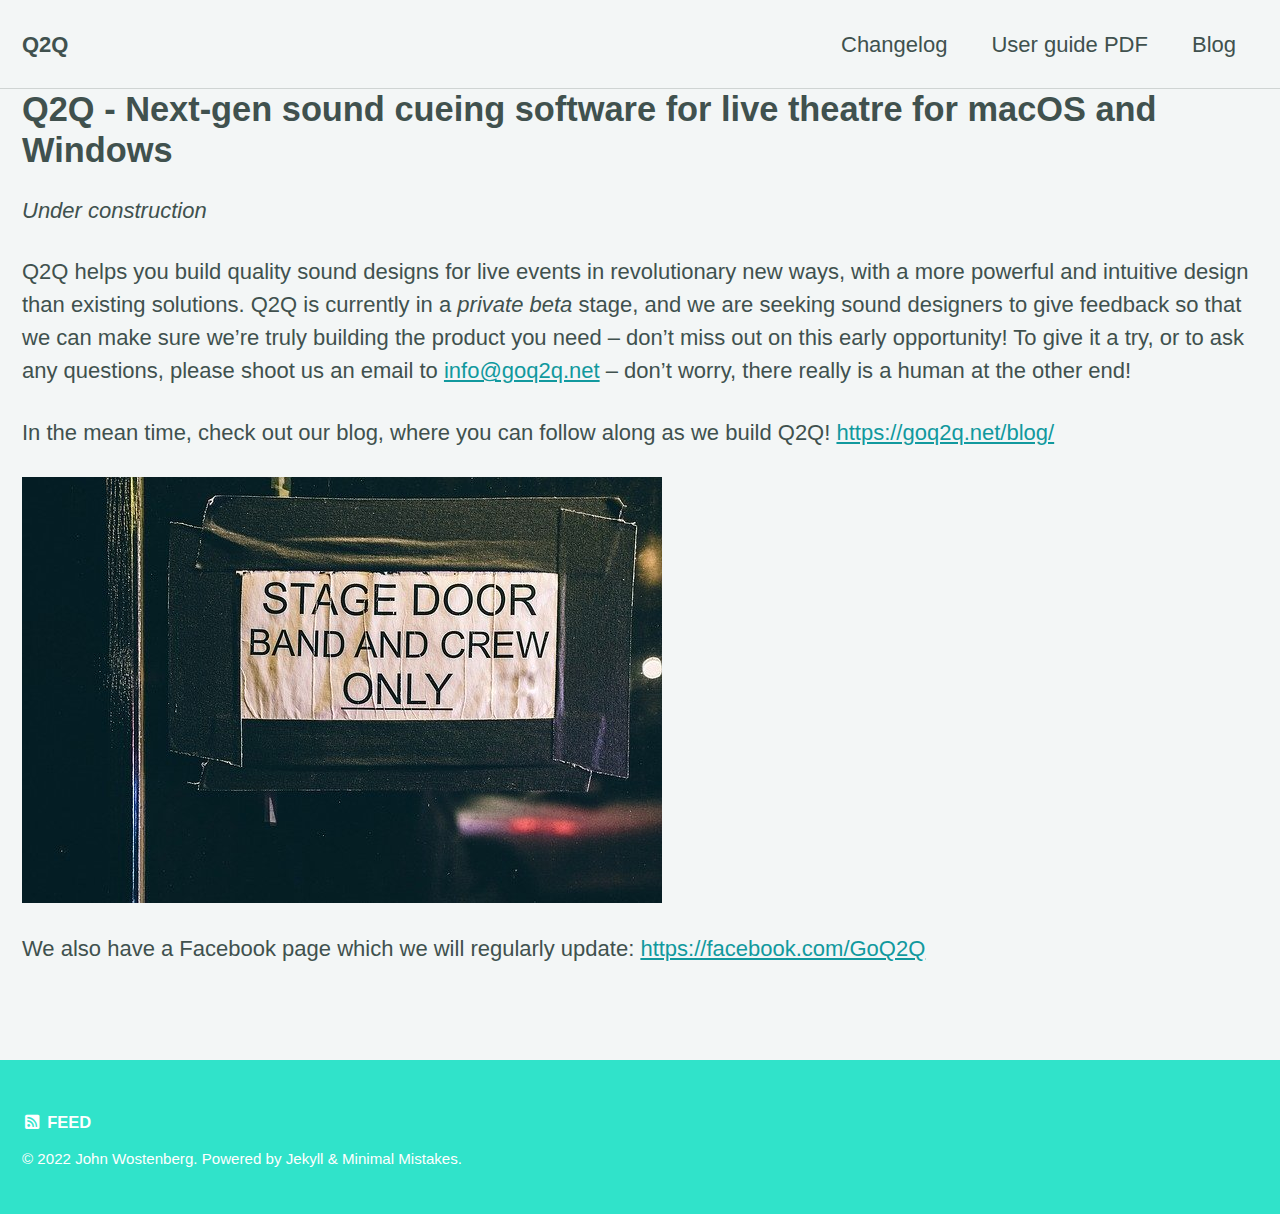
<file: index.html>
<!doctype html>
<!--
  Minimal Mistakes Jekyll Theme 4.24.0 by Michael Rose
  Copyright 2013-2020 Michael Rose - mademistakes.com | @mmistakes
  Free for personal and commercial use under the MIT license
  https://github.com/mmistakes/minimal-mistakes/blob/master/LICENSE
-->
<html lang="en" class="no-js">
  <head>
    <meta charset="utf-8">

<!-- begin _includes/seo.html --><title>Q2Q</title>
<meta name="description" content="Next-gen sound cueing software for live theatre for macOS and Windows">


  <meta name="author" content="John Wostenberg">
  


<meta property="og:type" content="website">
<meta property="og:locale" content="en_US">
<meta property="og:site_name" content="Q2Q">
<meta property="og:title" content="Q2Q">
<meta property="og:url" content="https://goq2q.net/">


  <meta property="og:description" content="Next-gen sound cueing software for live theatre for macOS and Windows">











  

  


<link rel="canonical" href="https://goq2q.net/">




<script type="application/ld+json">
  {
    "@context": "https://schema.org",
    
      "@type": "Person",
      "name": "John Wostenberg",
      "url": "https://goq2q.net/"
    
  }
</script>







<!-- end _includes/seo.html -->



  <link href="/feed.xml" type="application/atom+xml" rel="alternate" title="Q2Q Feed">


<!-- https://t.co/dKP3o1e -->
<meta name="viewport" content="width=device-width, initial-scale=1.0">

<script>
  document.documentElement.className = document.documentElement.className.replace(/\bno-js\b/g, '') + ' js ';
</script>

<!-- For all browsers -->
<link rel="stylesheet" href="/assets/css/main.css">
<link rel="preload" href="https://cdn.jsdelivr.net/npm/@fortawesome/fontawesome-free@5/css/all.min.css" as="style" onload="this.onload=null;this.rel='stylesheet'">
<noscript><link rel="stylesheet" href="https://cdn.jsdelivr.net/npm/@fortawesome/fontawesome-free@5/css/all.min.css"></noscript>



    <!-- start custom head snippets -->

<!-- insert favicons. use https://realfavicongenerator.net/ -->

<!-- end custom head snippets -->

  </head>

  <body class="layout--main-page">
    <nav class="skip-links">
  <ul>
    <li><a href="#site-nav" class="screen-reader-shortcut">Skip to primary navigation</a></li>
    <li><a href="#main" class="screen-reader-shortcut">Skip to content</a></li>
    <li><a href="#footer" class="screen-reader-shortcut">Skip to footer</a></li>
  </ul>
</nav>

    <!--[if lt IE 9]>
<div class="notice--danger align-center" style="margin: 0;">You are using an <strong>outdated</strong> browser. Please <a href="https://browsehappy.com/">upgrade your browser</a> to improve your experience.</div>
<![endif]-->

    

<div class="masthead">
  <div class="masthead__inner-wrap">
    <div class="masthead__menu">
      <nav id="site-nav" class="greedy-nav">
        
        <a class="site-title" href="/">
          Q2Q
          
        </a>
        <ul class="visible-links"><li class="masthead__menu-item">
              <a href="/changelog">Changelog</a>
            </li><li class="masthead__menu-item">
              <a href="/assets/user-guide-current-redirect">User guide PDF</a>
            </li><li class="masthead__menu-item">
              <a href="/blog/">Blog</a>
            </li></ul>
        
        <button class="greedy-nav__toggle hidden" type="button">
          <span class="visually-hidden">Toggle menu</span>
          <div class="navicon"></div>
        </button>
        <ul class="hidden-links hidden"></ul>
      </nav>
    </div>
  </div>
</div>


    <div class="initial-content">
      <div id="main" role="main">
        <h1 id="q2q---next-gen-sound-cueing-software-for-live-theatre-for-macos-and-windows">Q2Q - Next-gen sound cueing software for live theatre for macOS and Windows</h1>

<p><em>Under construction</em></p>

<p>Q2Q helps you build quality sound designs for live events in revolutionary new ways, with a more powerful and intuitive design than existing solutions. Q2Q is currently in a <em>private beta</em> stage, and we are seeking sound designers to give feedback so that we can make sure we’re truly building the product you need – don’t miss out on this early opportunity! To give it a try, or to ask any questions, please shoot us an email to <a href="mailto:info@goq2q.net">info@goq2q.net</a> – don’t worry, there really is a human at the other end!</p>

<p>In the mean time, check out our blog, where you can follow along as we build Q2Q! <a href="https://goq2q.net/blog/">
https://goq2q.net/blog/
</a></p>

<p><img src="assets\images\sign-1209593_640.jpg" alt="STAGE DOOR - BAND AND CREW ONLY" /></p>

<p>We also have a Facebook page which we will regularly update: <a href="https://facebook.com/GoQ2Q">https://facebook.com/GoQ2Q</a></p>

      </div>
    </div>

    

    <div id="footer" class="page__footer">
      <footer>
        <!-- start custom footer snippets -->

<!-- end custom footer snippets -->
        <div class="page__footer-follow">
  <ul class="social-icons">
    

    

    
      <li><a href="/feed.xml"><i class="fas fa-fw fa-rss-square" aria-hidden="true"></i> Feed</a></li>
    
  </ul>
</div>

<div class="page__footer-copyright">&copy; 2022 John Wostenberg. Powered by <a href="https://jekyllrb.com" rel="nofollow">Jekyll</a> &amp; <a href="https://mademistakes.com/work/minimal-mistakes-jekyll-theme/" rel="nofollow">Minimal Mistakes</a>.</div>

      </footer>
    </div>

    
  <script src="/assets/js/main.min.js"></script>










  </body>
</html>
</file>
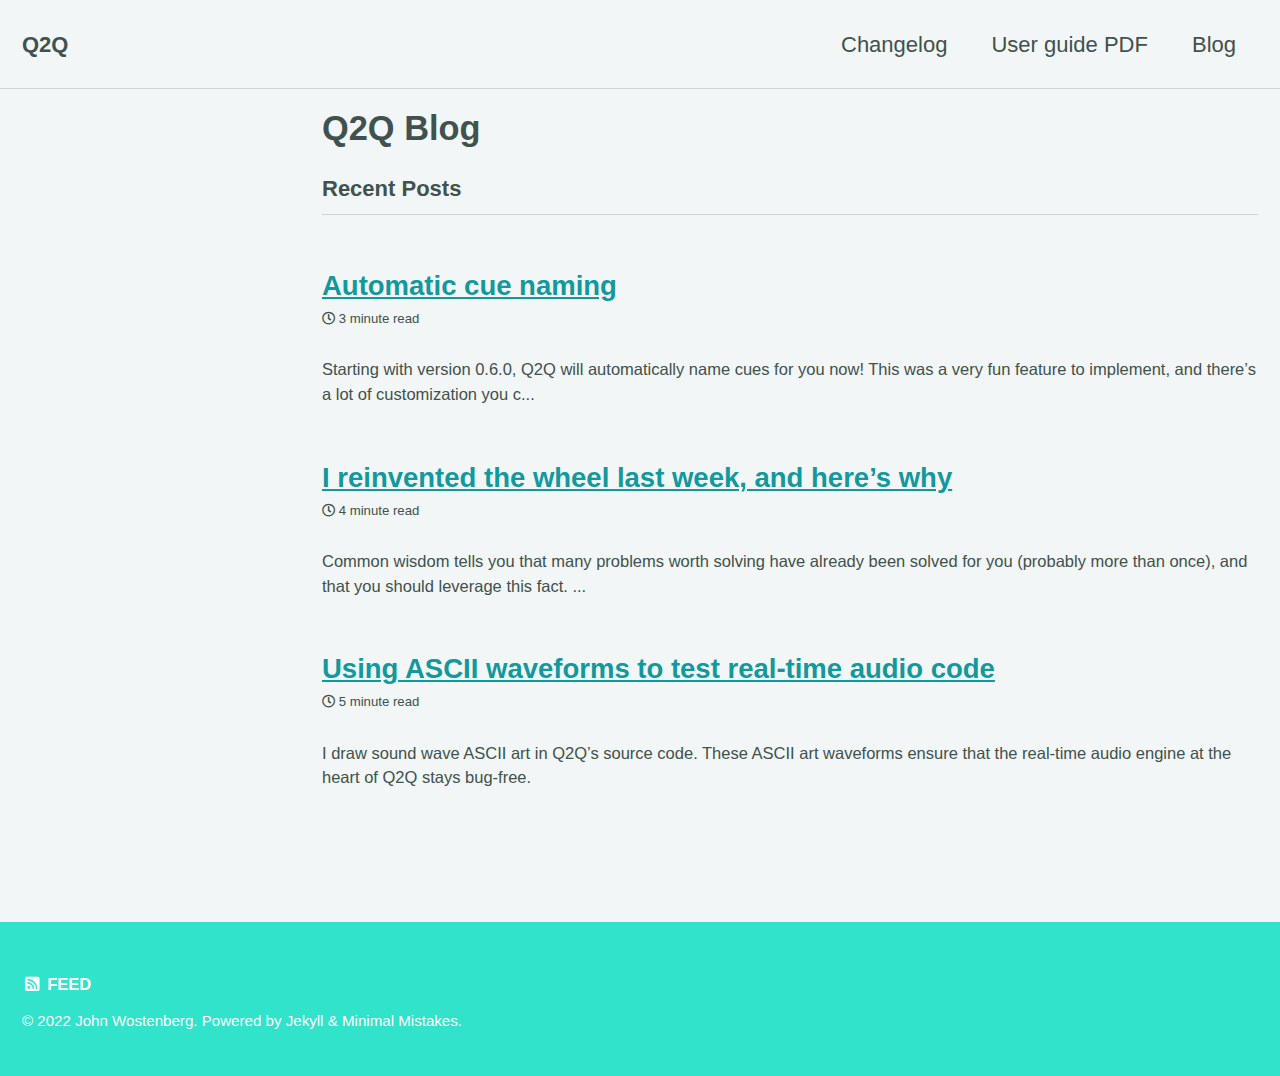
<file: blog/index.html>
<!doctype html>
<!--
  Minimal Mistakes Jekyll Theme 4.24.0 by Michael Rose
  Copyright 2013-2020 Michael Rose - mademistakes.com | @mmistakes
  Free for personal and commercial use under the MIT license
  https://github.com/mmistakes/minimal-mistakes/blob/master/LICENSE
-->
<html lang="en" class="no-js">
  <head>
    <meta charset="utf-8">

<!-- begin _includes/seo.html --><title>Q2Q Blog - Q2Q</title>
<meta name="description" content="Next-gen sound cueing software for live theatre for macOS and Windows">


  <meta name="author" content="John Wostenberg">
  


<meta property="og:type" content="website">
<meta property="og:locale" content="en_US">
<meta property="og:site_name" content="Q2Q">
<meta property="og:title" content="Q2Q Blog">
<meta property="og:url" content="https://goq2q.net/blog/">


  <meta property="og:description" content="Next-gen sound cueing software for live theatre for macOS and Windows">











  

  


<link rel="canonical" href="https://goq2q.net/blog/">




<script type="application/ld+json">
  {
    "@context": "https://schema.org",
    
      "@type": "Person",
      "name": "John Wostenberg",
      "url": "https://goq2q.net/"
    
  }
</script>







<!-- end _includes/seo.html -->



  <link href="/feed.xml" type="application/atom+xml" rel="alternate" title="Q2Q Feed">


<!-- https://t.co/dKP3o1e -->
<meta name="viewport" content="width=device-width, initial-scale=1.0">

<script>
  document.documentElement.className = document.documentElement.className.replace(/\bno-js\b/g, '') + ' js ';
</script>

<!-- For all browsers -->
<link rel="stylesheet" href="/assets/css/main.css">
<link rel="preload" href="https://cdn.jsdelivr.net/npm/@fortawesome/fontawesome-free@5/css/all.min.css" as="style" onload="this.onload=null;this.rel='stylesheet'">
<noscript><link rel="stylesheet" href="https://cdn.jsdelivr.net/npm/@fortawesome/fontawesome-free@5/css/all.min.css"></noscript>



    <!-- start custom head snippets -->

<!-- insert favicons. use https://realfavicongenerator.net/ -->

<!-- end custom head snippets -->

  </head>

  <body class="layout--home wide">
    <nav class="skip-links">
  <ul>
    <li><a href="#site-nav" class="screen-reader-shortcut">Skip to primary navigation</a></li>
    <li><a href="#main" class="screen-reader-shortcut">Skip to content</a></li>
    <li><a href="#footer" class="screen-reader-shortcut">Skip to footer</a></li>
  </ul>
</nav>

    <!--[if lt IE 9]>
<div class="notice--danger align-center" style="margin: 0;">You are using an <strong>outdated</strong> browser. Please <a href="https://browsehappy.com/">upgrade your browser</a> to improve your experience.</div>
<![endif]-->

    

<div class="masthead">
  <div class="masthead__inner-wrap">
    <div class="masthead__menu">
      <nav id="site-nav" class="greedy-nav">
        
        <a class="site-title" href="/">
          Q2Q
          
        </a>
        <ul class="visible-links"><li class="masthead__menu-item">
              <a href="/changelog">Changelog</a>
            </li><li class="masthead__menu-item">
              <a href="/assets/user-guide-current-redirect">User guide PDF</a>
            </li><li class="masthead__menu-item">
              <a href="/blog/">Blog</a>
            </li></ul>
        
        <button class="greedy-nav__toggle hidden" type="button">
          <span class="visually-hidden">Toggle menu</span>
          <div class="navicon"></div>
        </button>
        <ul class="hidden-links hidden"></ul>
      </nav>
    </div>
  </div>
</div>


    <div class="initial-content">
      



<div id="main" role="main">
  


  <div class="archive">
    
      <h1 id="page-title" class="page__title">Q2Q Blog</h1>
    
    


<h3 class="archive__subtitle">Recent Posts</h3>




<div class="entries-list">
  
    



<div class="list__item">
  <article class="archive__item" itemscope itemtype="https://schema.org/CreativeWork">
    
    <h2 class="archive__item-title no_toc" itemprop="headline">
      
        <a href="/blog/tech/auto-cue-naming" rel="permalink">Automatic cue naming
</a>
      
    </h2>
    

  <p class="page__meta">
    

    

    
      
      

      <span class="page__meta-readtime">
        <i class="far fa-clock" aria-hidden="true"></i>
        
          3 minute read
        
      </span>
    

    
<p>
    
    
</p>

  </p>


    <p class="archive__item-excerpt" itemprop="description">Starting with version 0.6.0, Q2Q will automatically name cues for you now! This was a very fun feature to implement, and there’s a lot of customization you c...</p>
  </article>
</div>

  
    



<div class="list__item">
  <article class="archive__item" itemscope itemtype="https://schema.org/CreativeWork">
    
    <h2 class="archive__item-title no_toc" itemprop="headline">
      
        <a href="/blog/tech/i-reinvented-the-wheel-last-week-heres-why" rel="permalink">I reinvented the wheel last week, and here’s why
</a>
      
    </h2>
    

  <p class="page__meta">
    

    

    
      
      

      <span class="page__meta-readtime">
        <i class="far fa-clock" aria-hidden="true"></i>
        
          4 minute read
        
      </span>
    

    
<p>
    
    
</p>

  </p>


    <p class="archive__item-excerpt" itemprop="description">Common wisdom tells you that many problems worth solving have already been solved for you (probably more than once), and that you should leverage this fact. ...</p>
  </article>
</div>

  
    



<div class="list__item">
  <article class="archive__item" itemscope itemtype="https://schema.org/CreativeWork">
    
    <h2 class="archive__item-title no_toc" itemprop="headline">
      
        <a href="/blog/tech/using-ascii-waveforms-to-test-real-time-audio-code" rel="permalink">Using ASCII waveforms to test real-time audio code
</a>
      
    </h2>
    

  <p class="page__meta">
    

    

    
      
      

      <span class="page__meta-readtime">
        <i class="far fa-clock" aria-hidden="true"></i>
        
          5 minute read
        
      </span>
    

    
<p>
    
    
</p>

  </p>


    <p class="archive__item-excerpt" itemprop="description">I draw sound wave ASCII art in Q2Q’s source code. These ASCII art waveforms ensure that the real-time audio engine at the heart of Q2Q stays bug-free.
</p>
  </article>
</div>

  
</div>




  </div>
</div>
    </div>

    

    <div id="footer" class="page__footer">
      <footer>
        <!-- start custom footer snippets -->

<!-- end custom footer snippets -->
        <div class="page__footer-follow">
  <ul class="social-icons">
    

    

    
      <li><a href="/feed.xml"><i class="fas fa-fw fa-rss-square" aria-hidden="true"></i> Feed</a></li>
    
  </ul>
</div>

<div class="page__footer-copyright">&copy; 2022 John Wostenberg. Powered by <a href="https://jekyllrb.com" rel="nofollow">Jekyll</a> &amp; <a href="https://mademistakes.com/work/minimal-mistakes-jekyll-theme/" rel="nofollow">Minimal Mistakes</a>.</div>

      </footer>
    </div>

    
  <script src="/assets/js/main.min.js"></script>










  </body>
</html>
</file>
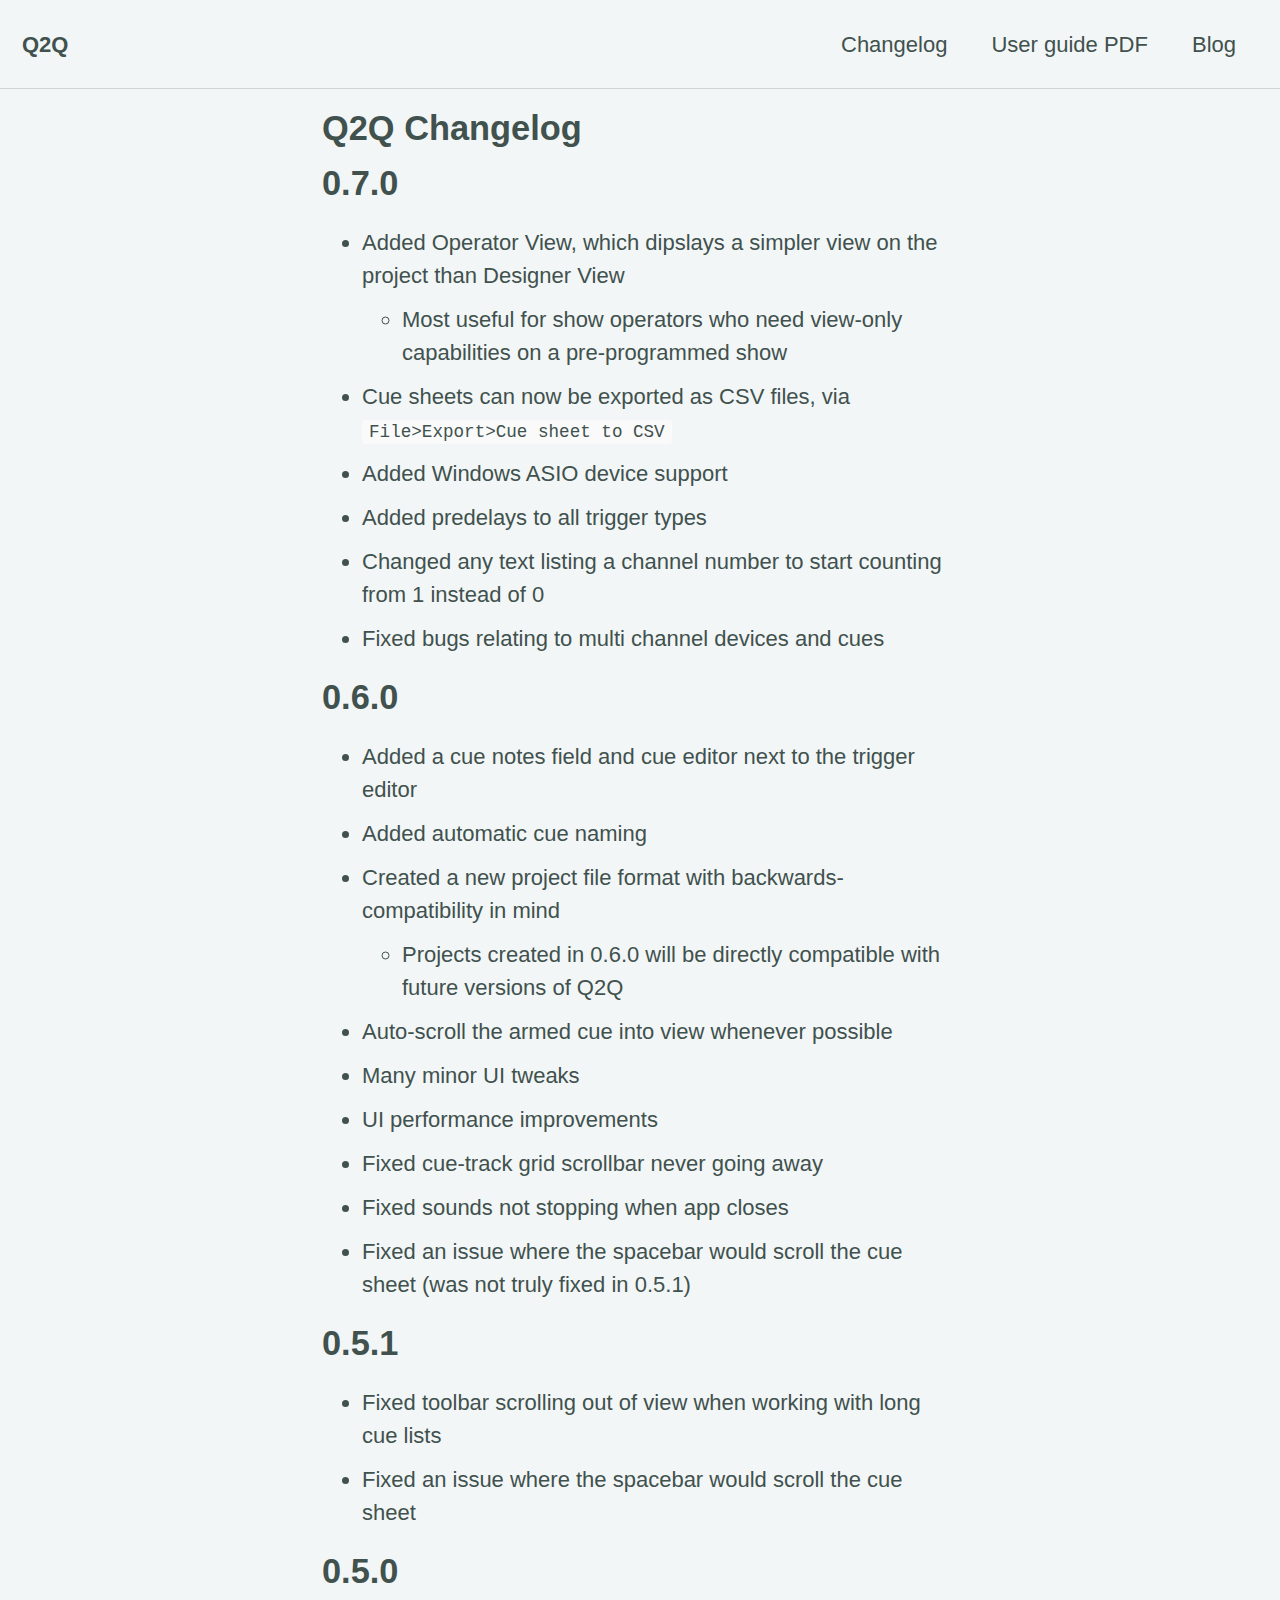
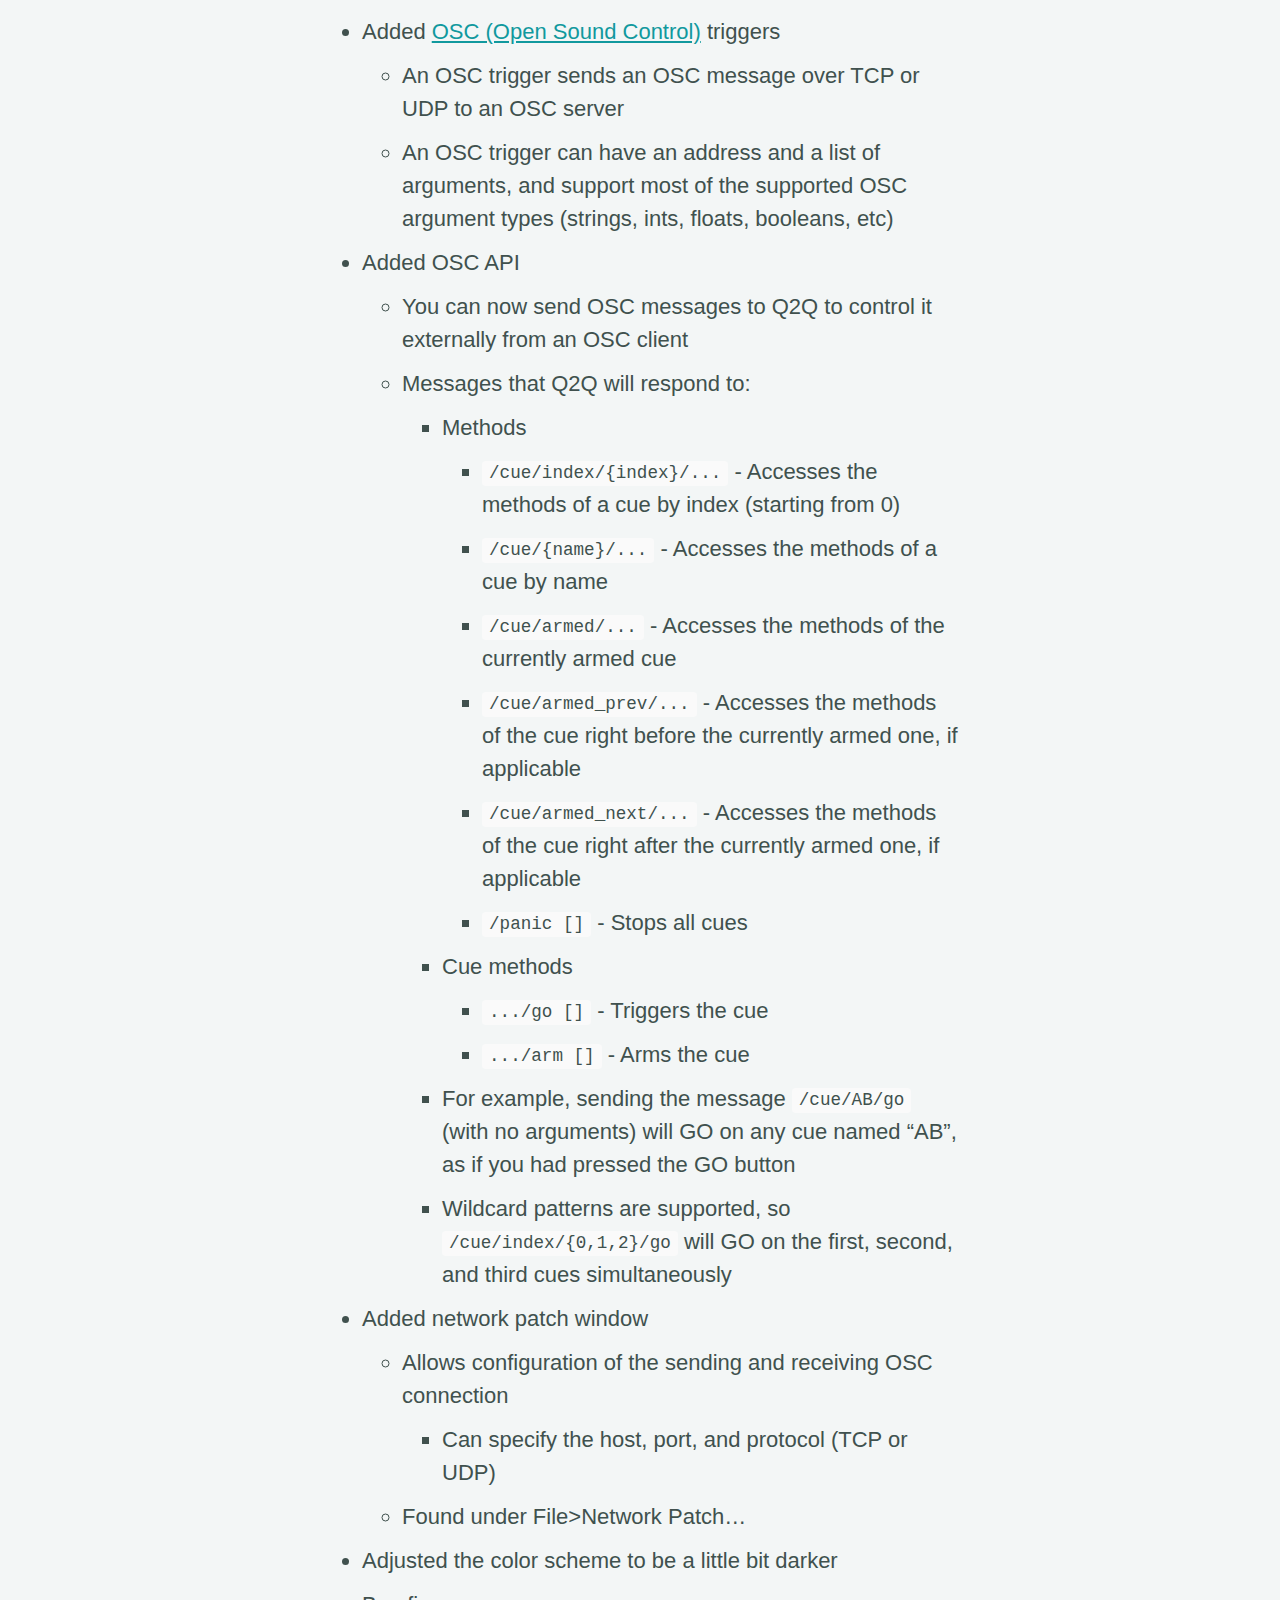
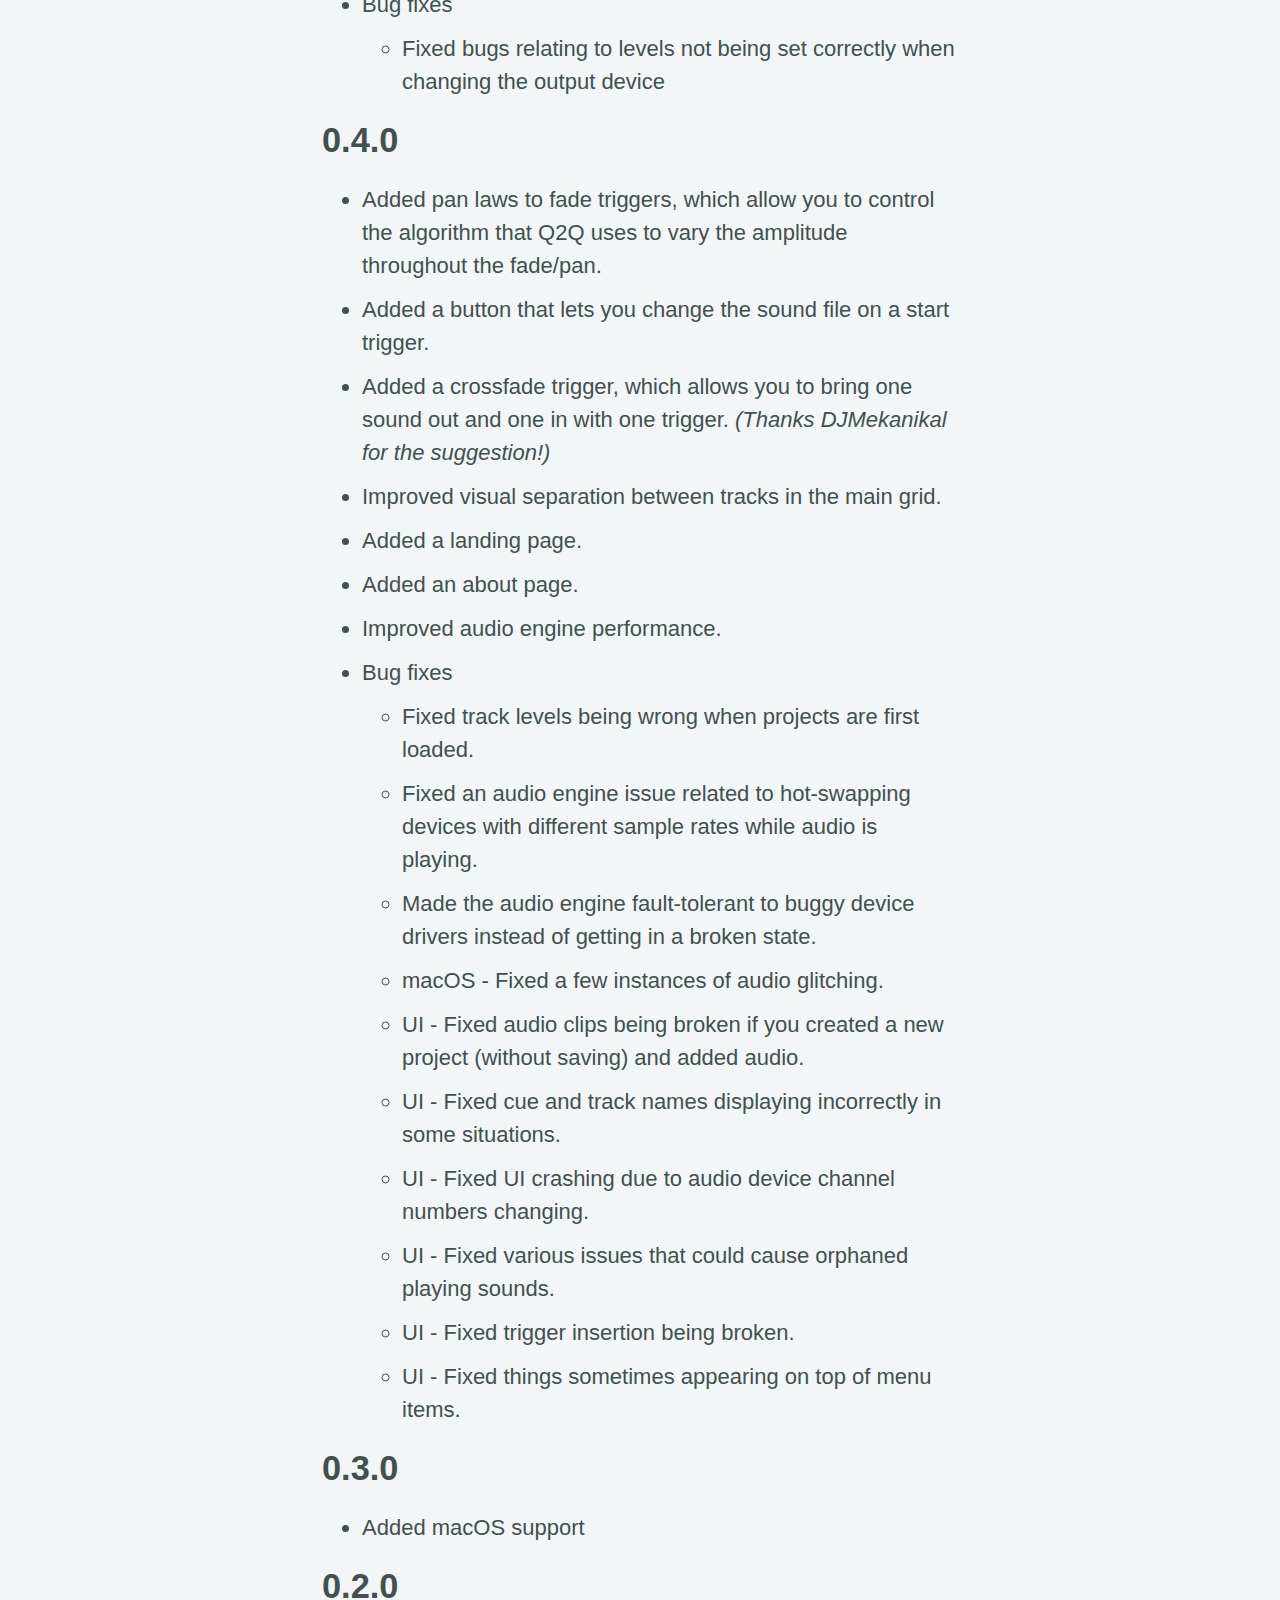
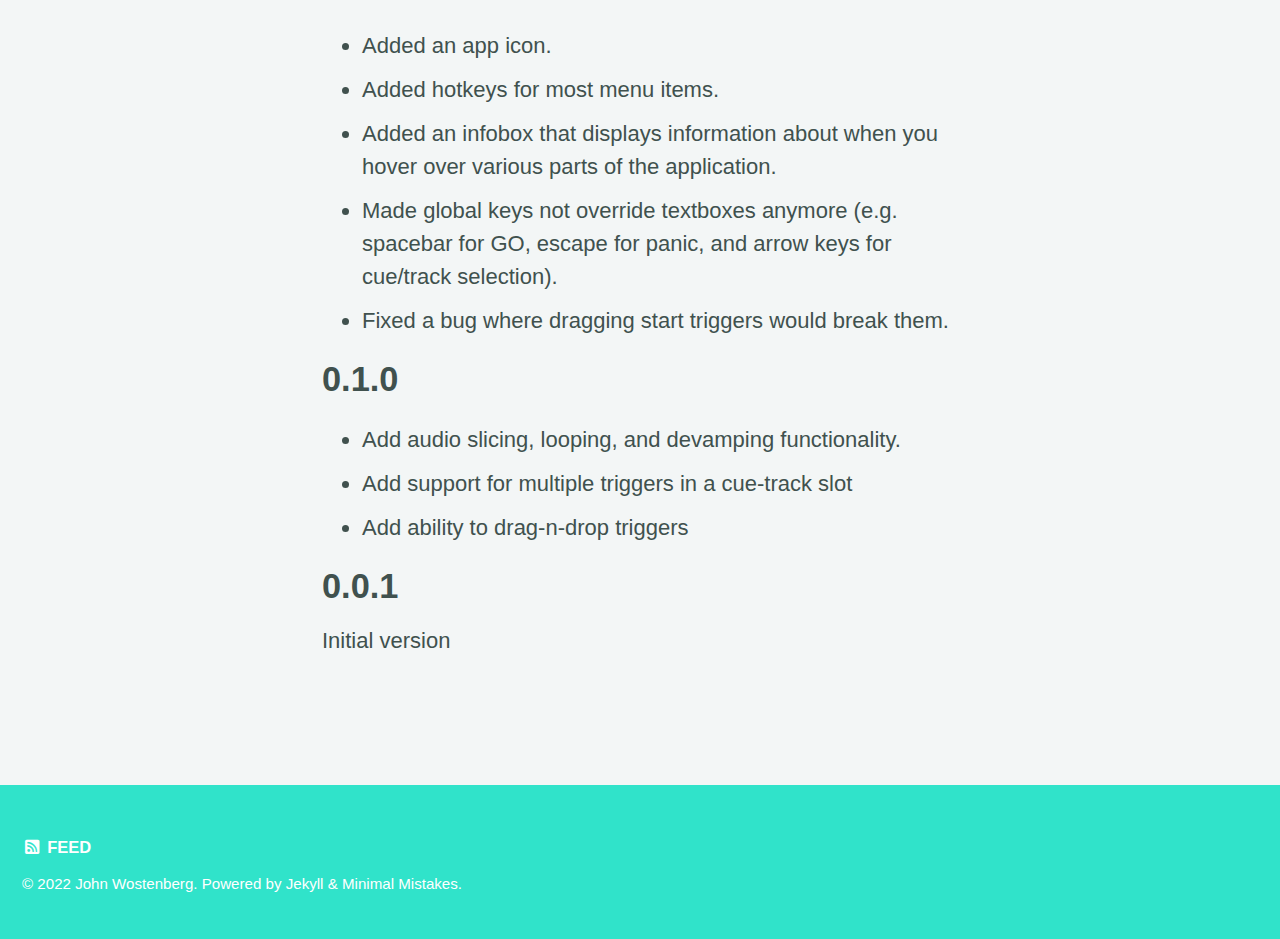
<file: changelog.html>
<!doctype html>
<!--
  Minimal Mistakes Jekyll Theme 4.24.0 by Michael Rose
  Copyright 2013-2020 Michael Rose - mademistakes.com | @mmistakes
  Free for personal and commercial use under the MIT license
  https://github.com/mmistakes/minimal-mistakes/blob/master/LICENSE
-->
<html lang="en" class="no-js">
  <head>
    <meta charset="utf-8">

<!-- begin _includes/seo.html --><title>Q2Q Changelog - Q2Q</title>
<meta name="description" content="Next-gen sound cueing software for live theatre for macOS and Windows">


  <meta name="author" content="John Wostenberg">
  


<meta property="og:type" content="website">
<meta property="og:locale" content="en_US">
<meta property="og:site_name" content="Q2Q">
<meta property="og:title" content="Q2Q Changelog">
<meta property="og:url" content="https://goq2q.net/changelog">


  <meta property="og:description" content="Next-gen sound cueing software for live theatre for macOS and Windows">











  

  


<link rel="canonical" href="https://goq2q.net/changelog">




<script type="application/ld+json">
  {
    "@context": "https://schema.org",
    
      "@type": "Person",
      "name": "John Wostenberg",
      "url": "https://goq2q.net/"
    
  }
</script>







<!-- end _includes/seo.html -->



  <link href="/feed.xml" type="application/atom+xml" rel="alternate" title="Q2Q Feed">


<!-- https://t.co/dKP3o1e -->
<meta name="viewport" content="width=device-width, initial-scale=1.0">

<script>
  document.documentElement.className = document.documentElement.className.replace(/\bno-js\b/g, '') + ' js ';
</script>

<!-- For all browsers -->
<link rel="stylesheet" href="/assets/css/main.css">
<link rel="preload" href="https://cdn.jsdelivr.net/npm/@fortawesome/fontawesome-free@5/css/all.min.css" as="style" onload="this.onload=null;this.rel='stylesheet'">
<noscript><link rel="stylesheet" href="https://cdn.jsdelivr.net/npm/@fortawesome/fontawesome-free@5/css/all.min.css"></noscript>



    <!-- start custom head snippets -->

<!-- insert favicons. use https://realfavicongenerator.net/ -->

<!-- end custom head snippets -->

  </head>

  <body class="layout--single">
    <nav class="skip-links">
  <ul>
    <li><a href="#site-nav" class="screen-reader-shortcut">Skip to primary navigation</a></li>
    <li><a href="#main" class="screen-reader-shortcut">Skip to content</a></li>
    <li><a href="#footer" class="screen-reader-shortcut">Skip to footer</a></li>
  </ul>
</nav>

    <!--[if lt IE 9]>
<div class="notice--danger align-center" style="margin: 0;">You are using an <strong>outdated</strong> browser. Please <a href="https://browsehappy.com/">upgrade your browser</a> to improve your experience.</div>
<![endif]-->

    

<div class="masthead">
  <div class="masthead__inner-wrap">
    <div class="masthead__menu">
      <nav id="site-nav" class="greedy-nav">
        
        <a class="site-title" href="/">
          Q2Q
          
        </a>
        <ul class="visible-links"><li class="masthead__menu-item">
              <a href="/changelog">Changelog</a>
            </li><li class="masthead__menu-item">
              <a href="/assets/user-guide-current-redirect">User guide PDF</a>
            </li><li class="masthead__menu-item">
              <a href="/blog/">Blog</a>
            </li></ul>
        
        <button class="greedy-nav__toggle hidden" type="button">
          <span class="visually-hidden">Toggle menu</span>
          <div class="navicon"></div>
        </button>
        <ul class="hidden-links hidden"></ul>
      </nav>
    </div>
  </div>
</div>


    <div class="initial-content">
      



<div id="main" role="main">
  


  <article class="page" itemscope itemtype="https://schema.org/CreativeWork">
    <meta itemprop="headline" content="Q2Q Changelog">
    
    
    

    <div class="page__inner-wrap">
      
        <header>
          <h1 id="page-title" class="page__title" itemprop="headline">Q2Q Changelog
</h1>
          


        </header>
      

      <section class="page__content" itemprop="text">
        
        <h1 id="070">0.7.0</h1>

<ul>
  <li>Added Operator View, which dipslays a simpler view on the project than Designer View
    <ul>
      <li>Most useful for show operators who need view-only capabilities on a pre-programmed show</li>
    </ul>
  </li>
  <li>Cue sheets can now be exported as CSV files, via <code class="language-plaintext highlighter-rouge">File&gt;Export&gt;Cue sheet to CSV</code></li>
  <li>Added Windows ASIO device support</li>
  <li>Added predelays to all trigger types</li>
  <li>Changed any text listing a channel number to start counting from 1 instead of 0</li>
  <li>Fixed bugs relating to multi channel devices and cues</li>
</ul>

<h1 id="060">0.6.0</h1>

<ul>
  <li>Added a cue notes field and cue editor next to the trigger editor</li>
  <li>Added automatic cue naming</li>
  <li>Created a new project file format with backwards-compatibility in mind
    <ul>
      <li>Projects created in 0.6.0 will be directly compatible with future versions of Q2Q</li>
    </ul>
  </li>
  <li>Auto-scroll the armed cue into view whenever possible</li>
  <li>Many minor UI tweaks</li>
  <li>UI performance improvements</li>
  <li>Fixed cue-track grid scrollbar never going away</li>
  <li>Fixed sounds not stopping when app closes</li>
  <li>Fixed an issue where the spacebar would scroll the cue sheet (was not truly fixed in 0.5.1)</li>
</ul>

<h1 id="051">0.5.1</h1>

<ul>
  <li>Fixed toolbar scrolling out of view when working with long cue lists</li>
  <li>Fixed an issue where the spacebar would scroll the cue sheet</li>
</ul>

<h1 id="050">0.5.0</h1>

<ul>
  <li>Added <a href="http://opensoundcontrol.org/">OSC (Open Sound Control)</a> triggers
    <ul>
      <li>An OSC trigger sends an OSC message over TCP or UDP to an OSC server</li>
      <li>An OSC trigger can have an address and a list of arguments, and support most of the supported OSC argument types (strings, ints, floats, booleans, etc)</li>
    </ul>
  </li>
  <li>Added OSC API
    <ul>
      <li>You can now send OSC messages to Q2Q to control it externally from an OSC client</li>
      <li>Messages that Q2Q will respond to:
        <ul>
          <li>Methods
            <ul>
              <li><code class="language-plaintext highlighter-rouge">/cue/index/{index}/...</code> - Accesses the methods of a cue by index (starting from 0)</li>
              <li><code class="language-plaintext highlighter-rouge">/cue/{name}/...</code> - Accesses the methods of a cue by name</li>
              <li><code class="language-plaintext highlighter-rouge">/cue/armed/...</code> - Accesses the methods of the currently armed cue</li>
              <li><code class="language-plaintext highlighter-rouge">/cue/armed_prev/...</code> - Accesses the methods of the cue right before the currently armed one, if applicable</li>
              <li><code class="language-plaintext highlighter-rouge">/cue/armed_next/...</code> - Accesses the methods of the cue right after the currently armed one, if applicable</li>
              <li><code class="language-plaintext highlighter-rouge">/panic []</code> - Stops all cues</li>
            </ul>
          </li>
          <li>Cue methods
            <ul>
              <li><code class="language-plaintext highlighter-rouge">.../go []</code> - Triggers the cue</li>
              <li><code class="language-plaintext highlighter-rouge">.../arm []</code> - Arms the cue</li>
            </ul>
          </li>
          <li>For example, sending the message <code class="language-plaintext highlighter-rouge">/cue/AB/go</code> (with no arguments) will GO on any cue named “AB”, as if you had pressed the GO button</li>
          <li>Wildcard patterns are supported, so <code class="language-plaintext highlighter-rouge">/cue/index/{0,1,2}/go</code> will GO on the first, second, and third cues simultaneously</li>
        </ul>
      </li>
    </ul>
  </li>
  <li>Added network patch window
    <ul>
      <li>Allows configuration of the sending and receiving OSC connection
        <ul>
          <li>Can specify the host, port, and protocol (TCP or UDP)</li>
        </ul>
      </li>
      <li>Found under File&gt;Network Patch…</li>
    </ul>
  </li>
  <li>Adjusted the color scheme to be a little bit darker</li>
  <li>Bug fixes
    <ul>
      <li>Fixed bugs relating to levels not being set correctly when changing the output device</li>
    </ul>
  </li>
</ul>

<h1 id="040">0.4.0</h1>

<ul>
  <li>Added pan laws to fade triggers, which allow you to control the algorithm that Q2Q uses to vary the amplitude throughout the fade/pan.</li>
  <li>Added a button that lets you change the sound file on a start trigger.</li>
  <li>Added a crossfade trigger, which allows you to bring one sound out and one in with one trigger. <em>(Thanks DJMekanikal for the suggestion!)</em></li>
  <li>Improved visual separation between tracks in the main grid.</li>
  <li>Added a landing page.</li>
  <li>Added an about page.</li>
  <li>Improved audio engine performance.</li>
  <li>Bug fixes
    <ul>
      <li>Fixed track levels being wrong when projects are first loaded.</li>
      <li>Fixed an audio engine issue related to hot-swapping devices with different sample rates while audio is playing.</li>
      <li>Made the audio engine fault-tolerant to buggy device drivers instead of getting in a broken state.</li>
      <li>macOS - Fixed a few instances of audio glitching.</li>
      <li>UI - Fixed audio clips being broken if you created a new project (without saving) and added audio.</li>
      <li>UI - Fixed cue and track names displaying incorrectly in some situations.</li>
      <li>UI - Fixed UI crashing due to audio device channel numbers changing.</li>
      <li>UI - Fixed various issues that could cause orphaned playing sounds.</li>
      <li>UI - Fixed trigger insertion being broken.</li>
      <li>UI - Fixed things sometimes appearing on top of menu items.</li>
    </ul>
  </li>
</ul>

<h1 id="030">0.3.0</h1>

<ul>
  <li>Added macOS support</li>
</ul>

<h1 id="020">0.2.0</h1>

<ul>
  <li>Added an app icon.</li>
  <li>Added hotkeys for most menu items.</li>
  <li>Added an infobox that displays information about when you hover over various parts of the application.</li>
  <li>Made global keys not override textboxes anymore (e.g. spacebar for GO, escape for panic, and arrow keys for cue/track selection).</li>
  <li>Fixed a bug where dragging start triggers would break them.</li>
</ul>

<h1 id="010">0.1.0</h1>

<ul>
  <li>Add audio slicing, looping, and devamping functionality.</li>
  <li>Add support for multiple triggers in a cue-track slot</li>
  <li>Add ability to drag-n-drop triggers</li>
</ul>

<h1 id="001">0.0.1</h1>

<p>Initial version</p>

        
      </section>

      <footer class="page__meta">
        
        


        

      </footer>

      

      
    </div>

    
  </article>

  
  
</div>

    </div>

    

    <div id="footer" class="page__footer">
      <footer>
        <!-- start custom footer snippets -->

<!-- end custom footer snippets -->
        <div class="page__footer-follow">
  <ul class="social-icons">
    

    

    
      <li><a href="/feed.xml"><i class="fas fa-fw fa-rss-square" aria-hidden="true"></i> Feed</a></li>
    
  </ul>
</div>

<div class="page__footer-copyright">&copy; 2022 John Wostenberg. Powered by <a href="https://jekyllrb.com" rel="nofollow">Jekyll</a> &amp; <a href="https://mademistakes.com/work/minimal-mistakes-jekyll-theme/" rel="nofollow">Minimal Mistakes</a>.</div>

      </footer>
    </div>

    
  <script src="/assets/js/main.min.js"></script>










  </body>
</html>
</file>
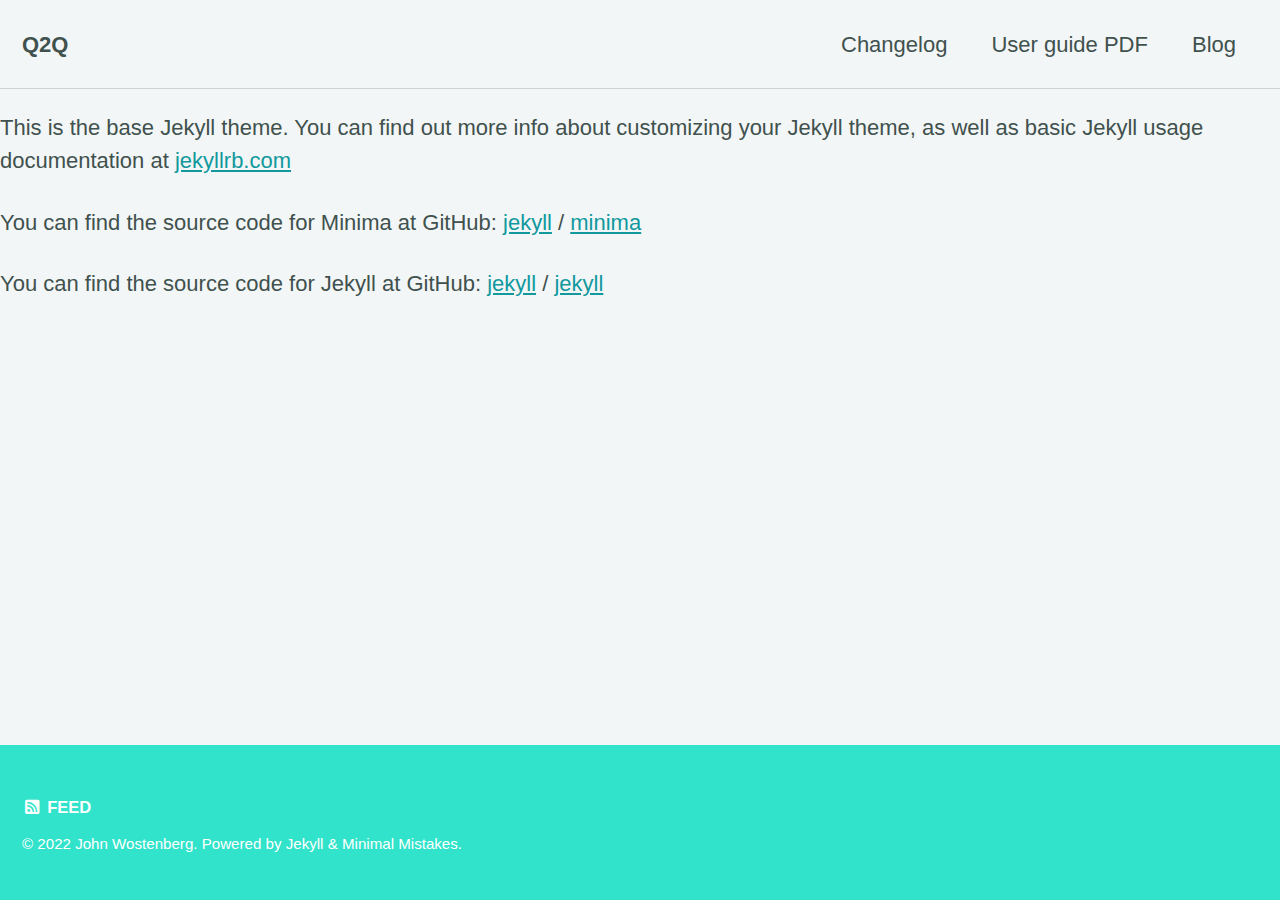
<file: blog/about.html>
<!doctype html>
<!--
  Minimal Mistakes Jekyll Theme 4.24.0 by Michael Rose
  Copyright 2013-2020 Michael Rose - mademistakes.com | @mmistakes
  Free for personal and commercial use under the MIT license
  https://github.com/mmistakes/minimal-mistakes/blob/master/LICENSE
-->
<html lang="en" class="no-js">
  <head>
    <meta charset="utf-8">

<!-- begin _includes/seo.html --><title>About - Q2Q</title>
<meta name="description" content="Next-gen sound cueing software for live theatre for macOS and Windows">


  <meta name="author" content="John Wostenberg">
  


<meta property="og:type" content="website">
<meta property="og:locale" content="en_US">
<meta property="og:site_name" content="Q2Q">
<meta property="og:title" content="About">
<meta property="og:url" content="https://goq2q.net/blog/about">


  <meta property="og:description" content="Next-gen sound cueing software for live theatre for macOS and Windows">











  

  


<link rel="canonical" href="https://goq2q.net/blog/about">




<script type="application/ld+json">
  {
    "@context": "https://schema.org",
    
      "@type": "Person",
      "name": "John Wostenberg",
      "url": "https://goq2q.net/"
    
  }
</script>







<!-- end _includes/seo.html -->



  <link href="/feed.xml" type="application/atom+xml" rel="alternate" title="Q2Q Feed">


<!-- https://t.co/dKP3o1e -->
<meta name="viewport" content="width=device-width, initial-scale=1.0">

<script>
  document.documentElement.className = document.documentElement.className.replace(/\bno-js\b/g, '') + ' js ';
</script>

<!-- For all browsers -->
<link rel="stylesheet" href="/assets/css/main.css">
<link rel="preload" href="https://cdn.jsdelivr.net/npm/@fortawesome/fontawesome-free@5/css/all.min.css" as="style" onload="this.onload=null;this.rel='stylesheet'">
<noscript><link rel="stylesheet" href="https://cdn.jsdelivr.net/npm/@fortawesome/fontawesome-free@5/css/all.min.css"></noscript>



    <!-- start custom head snippets -->

<!-- insert favicons. use https://realfavicongenerator.net/ -->

<!-- end custom head snippets -->

  </head>

  <body class="layout--default">
    <nav class="skip-links">
  <ul>
    <li><a href="#site-nav" class="screen-reader-shortcut">Skip to primary navigation</a></li>
    <li><a href="#main" class="screen-reader-shortcut">Skip to content</a></li>
    <li><a href="#footer" class="screen-reader-shortcut">Skip to footer</a></li>
  </ul>
</nav>

    <!--[if lt IE 9]>
<div class="notice--danger align-center" style="margin: 0;">You are using an <strong>outdated</strong> browser. Please <a href="https://browsehappy.com/">upgrade your browser</a> to improve your experience.</div>
<![endif]-->

    

<div class="masthead">
  <div class="masthead__inner-wrap">
    <div class="masthead__menu">
      <nav id="site-nav" class="greedy-nav">
        
        <a class="site-title" href="/">
          Q2Q
          
        </a>
        <ul class="visible-links"><li class="masthead__menu-item">
              <a href="/changelog">Changelog</a>
            </li><li class="masthead__menu-item">
              <a href="/assets/user-guide-current-redirect">User guide PDF</a>
            </li><li class="masthead__menu-item">
              <a href="/blog/">Blog</a>
            </li></ul>
        
        <button class="greedy-nav__toggle hidden" type="button">
          <span class="visually-hidden">Toggle menu</span>
          <div class="navicon"></div>
        </button>
        <ul class="hidden-links hidden"></ul>
      </nav>
    </div>
  </div>
</div>


    <div class="initial-content">
      <p>This is the base Jekyll theme. You can find out more info about customizing your Jekyll theme, as well as basic Jekyll usage documentation at <a href="https://jekyllrb.com/">jekyllrb.com</a></p>

<p>You can find the source code for Minima at GitHub:
<a href="https://github.com/jekyll">jekyll</a> /
<a href="https://github.com/jekyll/minima">minima</a></p>

<p>You can find the source code for Jekyll at GitHub:
<a href="https://github.com/jekyll">jekyll</a> /
<a href="https://github.com/jekyll/jekyll">jekyll</a></p>


    </div>

    

    <div id="footer" class="page__footer">
      <footer>
        <!-- start custom footer snippets -->

<!-- end custom footer snippets -->
        <div class="page__footer-follow">
  <ul class="social-icons">
    

    

    
      <li><a href="/feed.xml"><i class="fas fa-fw fa-rss-square" aria-hidden="true"></i> Feed</a></li>
    
  </ul>
</div>

<div class="page__footer-copyright">&copy; 2022 John Wostenberg. Powered by <a href="https://jekyllrb.com" rel="nofollow">Jekyll</a> &amp; <a href="https://mademistakes.com/work/minimal-mistakes-jekyll-theme/" rel="nofollow">Minimal Mistakes</a>.</div>

      </footer>
    </div>

    
  <script src="/assets/js/main.min.js"></script>










  </body>
</html>
</file>
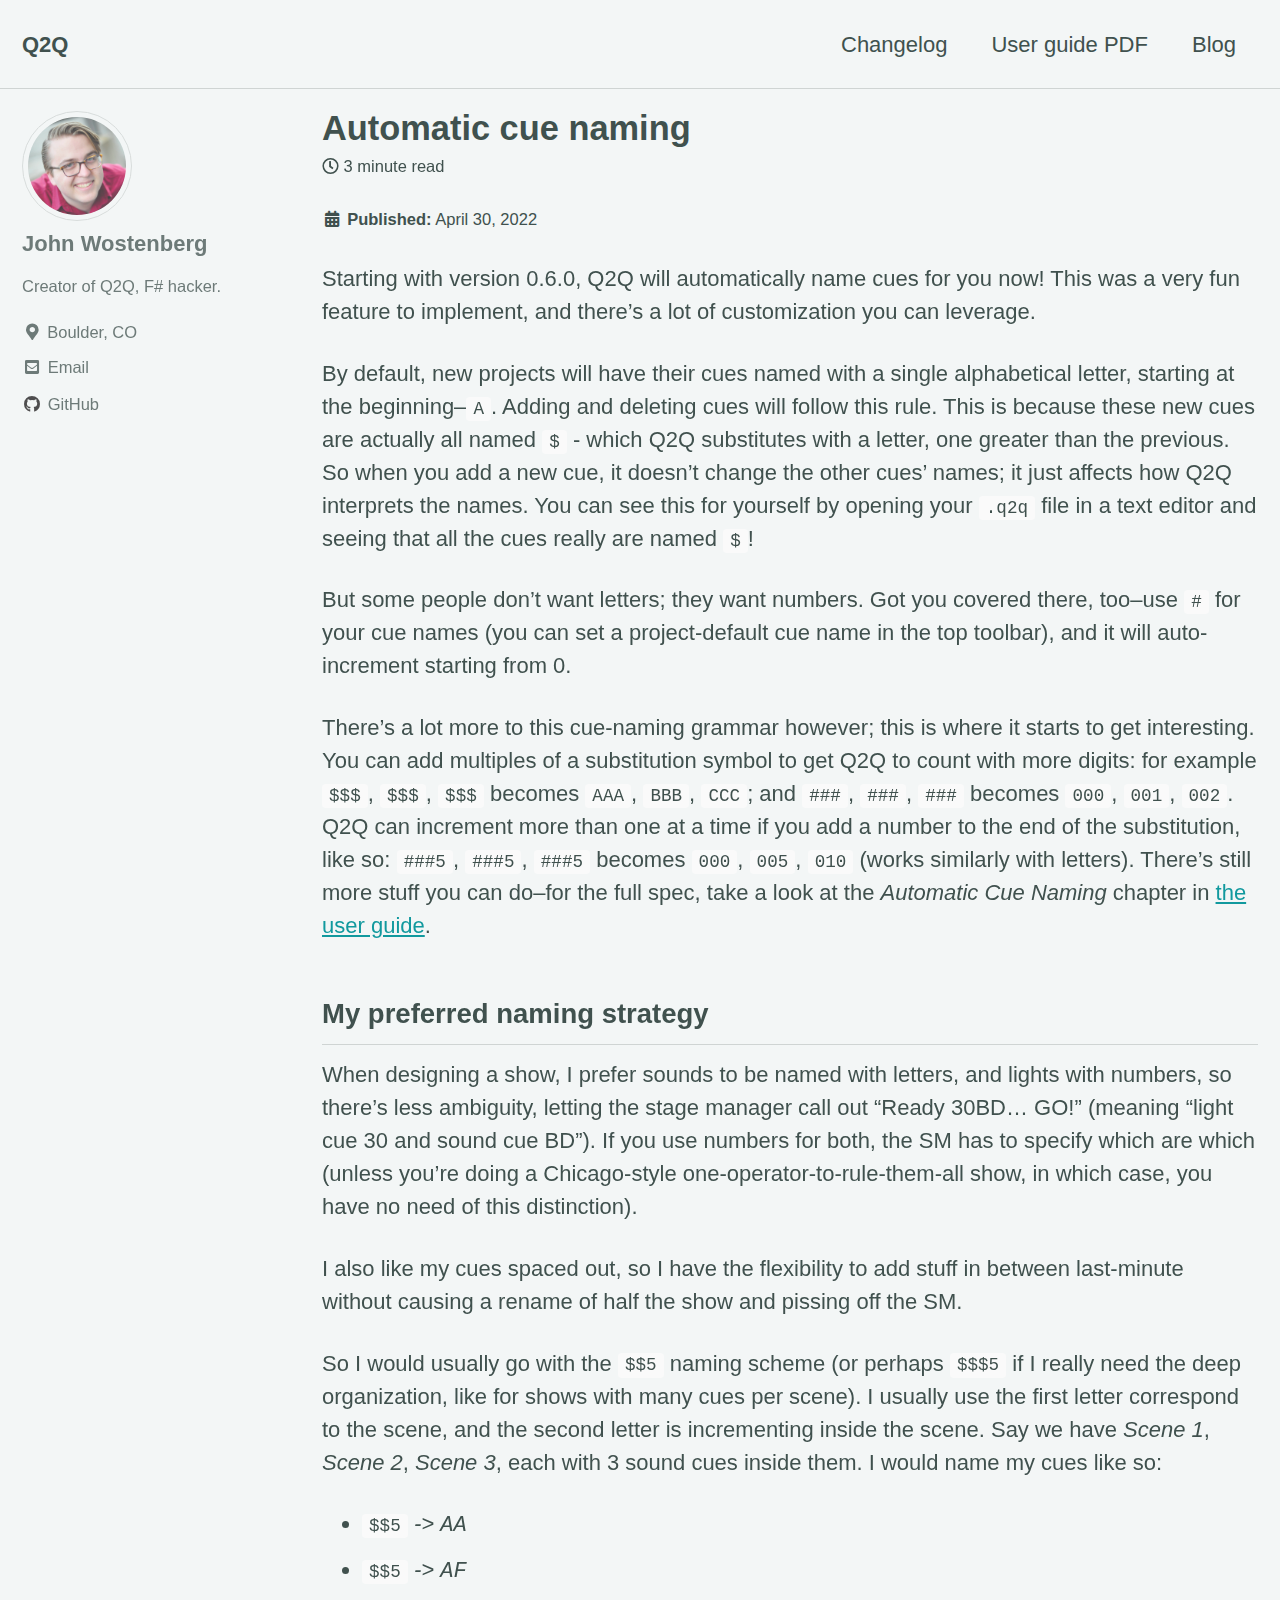
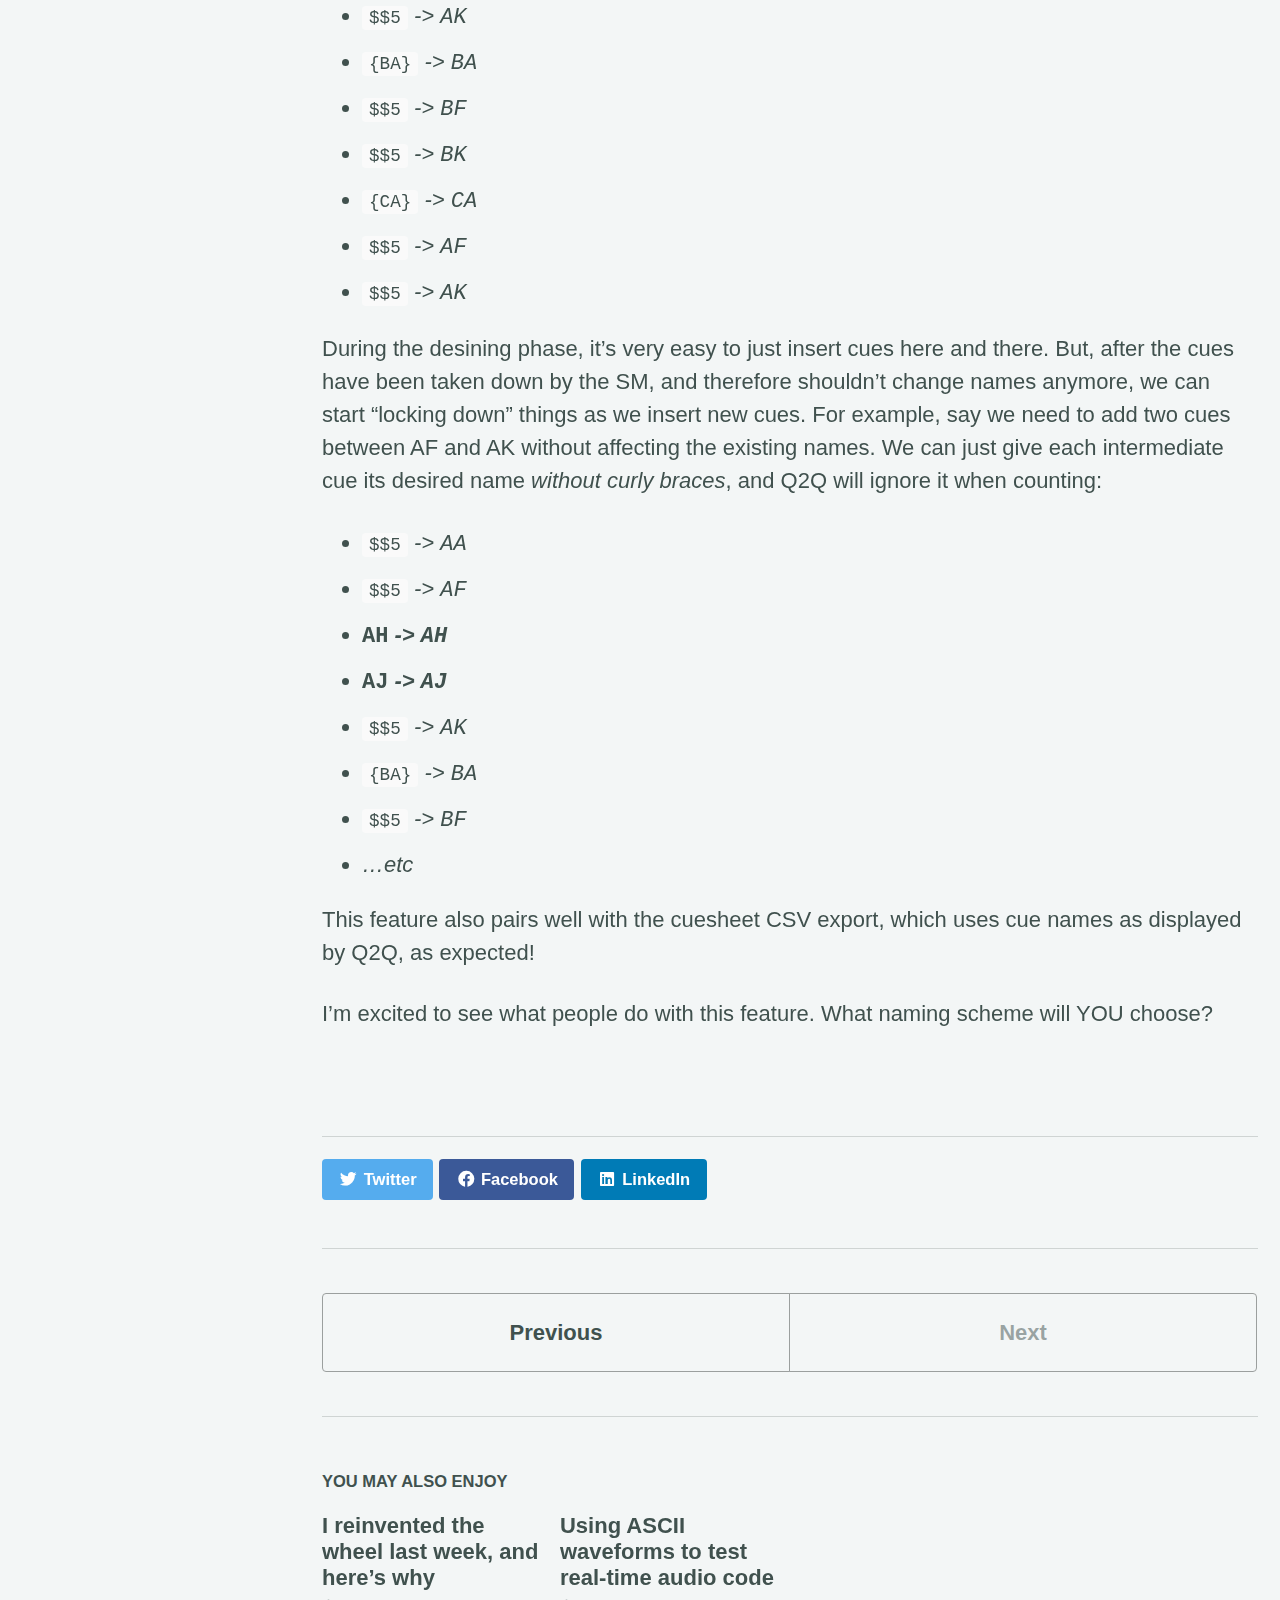
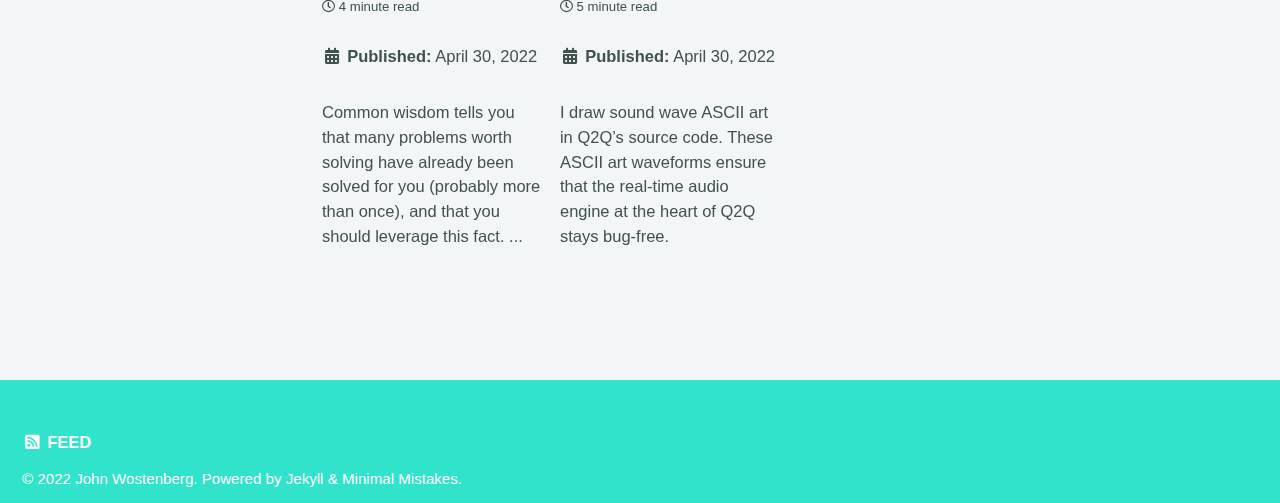
<file: blog/tech/auto-cue-naming.html>
<!doctype html>
<!--
  Minimal Mistakes Jekyll Theme 4.24.0 by Michael Rose
  Copyright 2013-2020 Michael Rose - mademistakes.com | @mmistakes
  Free for personal and commercial use under the MIT license
  https://github.com/mmistakes/minimal-mistakes/blob/master/LICENSE
-->
<html lang="en" class="no-js">
  <head>
    <meta charset="utf-8">

<!-- begin _includes/seo.html --><title>Automatic cue naming - Q2Q</title>
<meta name="description" content="Starting with version 0.6.0, Q2Q will automatically name cues for you now! This was a very fun feature to implement, and there’s a lot of customization you can leverage.">


  <meta name="author" content="John Wostenberg">
  
  <meta property="article:author" content="John Wostenberg">
  


<meta property="og:type" content="article">
<meta property="og:locale" content="en_US">
<meta property="og:site_name" content="Q2Q">
<meta property="og:title" content="Automatic cue naming">
<meta property="og:url" content="https://goq2q.net/blog/tech/auto-cue-naming">


  <meta property="og:description" content="Starting with version 0.6.0, Q2Q will automatically name cues for you now! This was a very fun feature to implement, and there’s a lot of customization you can leverage.">







  <meta property="article:published_time" content="2022-04-30T00:00:00-06:00">





  

  


<link rel="canonical" href="https://goq2q.net/blog/tech/auto-cue-naming">




<script type="application/ld+json">
  {
    "@context": "https://schema.org",
    
      "@type": "Person",
      "name": "John Wostenberg",
      "url": "https://goq2q.net/"
    
  }
</script>







<!-- end _includes/seo.html -->



  <link href="/feed.xml" type="application/atom+xml" rel="alternate" title="Q2Q Feed">


<!-- https://t.co/dKP3o1e -->
<meta name="viewport" content="width=device-width, initial-scale=1.0">

<script>
  document.documentElement.className = document.documentElement.className.replace(/\bno-js\b/g, '') + ' js ';
</script>

<!-- For all browsers -->
<link rel="stylesheet" href="/assets/css/main.css">
<link rel="preload" href="https://cdn.jsdelivr.net/npm/@fortawesome/fontawesome-free@5/css/all.min.css" as="style" onload="this.onload=null;this.rel='stylesheet'">
<noscript><link rel="stylesheet" href="https://cdn.jsdelivr.net/npm/@fortawesome/fontawesome-free@5/css/all.min.css"></noscript>



    <!-- start custom head snippets -->

<!-- insert favicons. use https://realfavicongenerator.net/ -->

<!-- end custom head snippets -->

  </head>

  <body class="layout--single wide">
    <nav class="skip-links">
  <ul>
    <li><a href="#site-nav" class="screen-reader-shortcut">Skip to primary navigation</a></li>
    <li><a href="#main" class="screen-reader-shortcut">Skip to content</a></li>
    <li><a href="#footer" class="screen-reader-shortcut">Skip to footer</a></li>
  </ul>
</nav>

    <!--[if lt IE 9]>
<div class="notice--danger align-center" style="margin: 0;">You are using an <strong>outdated</strong> browser. Please <a href="https://browsehappy.com/">upgrade your browser</a> to improve your experience.</div>
<![endif]-->

    

<div class="masthead">
  <div class="masthead__inner-wrap">
    <div class="masthead__menu">
      <nav id="site-nav" class="greedy-nav">
        
        <a class="site-title" href="/">
          Q2Q
          
        </a>
        <ul class="visible-links"><li class="masthead__menu-item">
              <a href="/changelog">Changelog</a>
            </li><li class="masthead__menu-item">
              <a href="/assets/user-guide-current-redirect">User guide PDF</a>
            </li><li class="masthead__menu-item">
              <a href="/blog/">Blog</a>
            </li></ul>
        
        <button class="greedy-nav__toggle hidden" type="button">
          <span class="visually-hidden">Toggle menu</span>
          <div class="navicon"></div>
        </button>
        <ul class="hidden-links hidden"></ul>
      </nav>
    </div>
  </div>
</div>


    <div class="initial-content">
      



<div id="main" role="main">
  
  <div class="sidebar sticky">
  


<div itemscope itemtype="https://schema.org/Person">

  
    <div class="author__avatar">
      
        <img src="/assets/images/john-wostenberg.jpg" alt="John Wostenberg" itemprop="image">
      
    </div>
  

  <div class="author__content">
    
      <h3 class="author__name" itemprop="name">John Wostenberg</h3>
    
    
      <div class="author__bio" itemprop="description">
        <p>Creator of Q2Q, F# hacker.</p>

      </div>
    
  </div>

  <div class="author__urls-wrapper">
    <button class="btn btn--inverse">Follow</button>
    <ul class="author__urls social-icons">
      
        <li itemprop="homeLocation" itemscope itemtype="https://schema.org/Place">
          <i class="fas fa-fw fa-map-marker-alt" aria-hidden="true"></i> <span itemprop="name">Boulder, CO</span>
        </li>
      

      
        
          
            <li><a href="mailto:john@goq2q.net" rel="nofollow noopener noreferrer"><i class="fas fa-fw fa-envelope-square" aria-hidden="true"></i><span class="label">Email</span></a></li>
          
        
          
            <li><a href="https://github.com/jwosty" rel="nofollow noopener noreferrer"><i class="fab fa-fw fa-github" aria-hidden="true"></i><span class="label">GitHub</span></a></li>
          
        
      

      

      

      

      

      

      

      

      

      

      

      

      

      

      

      

      

      

      

      

      

      

      

      

      

      <!--
  <li>
    <a href="http://link-to-whatever-social-network.com/user/" itemprop="sameAs" rel="nofollow noopener noreferrer">
      <i class="fas fa-fw" aria-hidden="true"></i> Custom Social Profile Link
    </a>
  </li>
-->
    </ul>
  </div>
</div>

  
  </div>



  <article class="page" itemscope itemtype="https://schema.org/CreativeWork">
    <meta itemprop="headline" content="Automatic cue naming">
    <meta itemprop="description" content="Starting with version 0.6.0, Q2Q will automatically name cues for you now! This was a very fun feature to implement, and there’s a lot of customization you can leverage.">
    <meta itemprop="datePublished" content="2022-04-30T00:00:00-06:00">
    

    <div class="page__inner-wrap">
      
        <header>
          <h1 id="page-title" class="page__title" itemprop="headline">Automatic cue naming
</h1>
          

  <p class="page__meta">
    

    

    
      
      

      <span class="page__meta-readtime">
        <i class="far fa-clock" aria-hidden="true"></i>
        
          3 minute read
        
      </span>
    

    
<p>
    
      <span class="page__date" style="margin:0;font-size:0.75em"><strong><i class="fas fa-fw fa-calendar-alt" aria-hidden="true"></i> Published:</strong> <time datetime="2022-04-30T00:00:00-06:00">April 30, 2022</time></span>
    
    
</p>

  </p>


        </header>
      

      <section class="page__content" itemprop="text">
        
        <p>Starting with version 0.6.0, Q2Q will automatically name cues for you now! This was a very fun feature to implement, and there’s a lot of customization you can leverage.</p>

<p>By default, new projects will have their cues named with a single alphabetical letter, starting at the beginning–<code class="language-plaintext highlighter-rouge">A</code>. Adding and deleting cues will follow this rule. This is because these new cues are actually all named <code class="language-plaintext highlighter-rouge">$</code> - which Q2Q substitutes with a letter, one greater than the previous. So when you add a new cue, it doesn’t change the other cues’ names; it just affects how Q2Q interprets the names. You can see this for yourself by opening your <code class="language-plaintext highlighter-rouge">.q2q</code> file in a text editor and seeing that all the cues really are named <code class="language-plaintext highlighter-rouge">$</code>!</p>

<p>But some people don’t want letters; they want numbers. Got you covered there, too–use <code class="language-plaintext highlighter-rouge">#</code> for your cue names (you can set a project-default cue name in the top toolbar), and it will auto-increment starting from 0.</p>

<p>There’s a lot more to this cue-naming grammar however; this is where it starts to get interesting. You can add multiples of a substitution symbol to get Q2Q to count with more digits: for example <code class="language-plaintext highlighter-rouge">$$$</code>, <code class="language-plaintext highlighter-rouge">$$$</code>, <code class="language-plaintext highlighter-rouge">$$$</code> becomes <code class="language-plaintext highlighter-rouge">AAA</code>, <code class="language-plaintext highlighter-rouge">BBB</code>, <code class="language-plaintext highlighter-rouge">CCC</code>; and <code class="language-plaintext highlighter-rouge">###</code>, <code class="language-plaintext highlighter-rouge">###</code>, <code class="language-plaintext highlighter-rouge">###</code> becomes <code class="language-plaintext highlighter-rouge">000</code>, <code class="language-plaintext highlighter-rouge">001</code>, <code class="language-plaintext highlighter-rouge">002</code>. Q2Q can increment more than one at a time if you add a number to the end of the substitution, like so: <code class="language-plaintext highlighter-rouge">###5</code>, <code class="language-plaintext highlighter-rouge">###5</code>, <code class="language-plaintext highlighter-rouge">###5</code> becomes <code class="language-plaintext highlighter-rouge">000</code>, <code class="language-plaintext highlighter-rouge">005</code>, <code class="language-plaintext highlighter-rouge">010</code> (works similarly with letters). There’s still more stuff you can do–for the full spec, take a look at the <em>Automatic Cue Naming</em> chapter in <a href="/assets/user-guide-current-redirect">the user guide</a>.</p>

<h2 id="my-preferred-naming-strategy">My preferred naming strategy</h2>

<p>When designing a show, I prefer sounds to be named with letters, and lights with numbers, so there’s less ambiguity, letting the stage manager call out “Ready 30BD… GO!” (meaning “light cue 30 and sound cue BD”). If you use numbers for both, the SM has to specify which are which (unless you’re doing a Chicago-style one-operator-to-rule-them-all show, in which case, you have no need of this distinction).</p>

<p>I also like my cues spaced out, so I have the flexibility to add stuff in between last-minute without causing a rename of half the show and pissing off the SM.</p>

<p>So I would usually go with the <code class="language-plaintext highlighter-rouge">$$5</code> naming scheme (or perhaps <code class="language-plaintext highlighter-rouge">$$$5</code> if I really need the deep organization, like for shows with many cues per scene). I usually use the first letter correspond to the scene, and the second letter is incrementing inside the scene. Say we have <em>Scene 1</em>, <em>Scene 2</em>, <em>Scene 3</em>, each with 3 sound cues inside them. I would name my cues like so:</p>

<ul>
  <li><code class="language-plaintext highlighter-rouge">$$5</code> <em>-&gt; <code class="language-plaintext highlighter-rouge">AA</code></em></li>
  <li><code class="language-plaintext highlighter-rouge">$$5</code> <em>-&gt; <code class="language-plaintext highlighter-rouge">AF</code></em></li>
  <li><code class="language-plaintext highlighter-rouge">$$5</code> <em>-&gt; <code class="language-plaintext highlighter-rouge">AK</code></em></li>
  <li><code class="language-plaintext highlighter-rouge">{BA}</code> <em>-&gt; <code class="language-plaintext highlighter-rouge">BA</code></em></li>
  <li><code class="language-plaintext highlighter-rouge">$$5</code> <em>-&gt; <code class="language-plaintext highlighter-rouge">BF</code></em></li>
  <li><code class="language-plaintext highlighter-rouge">$$5</code> <em>-&gt; <code class="language-plaintext highlighter-rouge">BK</code></em></li>
  <li><code class="language-plaintext highlighter-rouge">{CA}</code> <em>-&gt; <code class="language-plaintext highlighter-rouge">CA</code></em></li>
  <li><code class="language-plaintext highlighter-rouge">$$5</code> <em>-&gt; <code class="language-plaintext highlighter-rouge">AF</code></em></li>
  <li><code class="language-plaintext highlighter-rouge">$$5</code> <em>-&gt; <code class="language-plaintext highlighter-rouge">AK</code></em></li>
</ul>

<p>During the desining phase, it’s very easy to just insert cues here and there. But, after the cues have been taken down by the SM, and therefore shouldn’t change names anymore, we can start “locking down” things as we insert new cues. For example, say we need to add two cues between AF and AK without affecting the existing names. We can just give each intermediate cue its desired name <em>without curly braces</em>, and Q2Q will ignore it when counting:</p>

<ul>
  <li><code class="language-plaintext highlighter-rouge">$$5</code> <em>-&gt; <code class="language-plaintext highlighter-rouge">AA</code></em></li>
  <li><code class="language-plaintext highlighter-rouge">$$5</code> <em>-&gt; <code class="language-plaintext highlighter-rouge">AF</code></em></li>
  <li><strong><code class="language-plaintext highlighter-rouge">AH</code> <em>-&gt; <code class="language-plaintext highlighter-rouge">AH</code></em></strong></li>
  <li><strong><code class="language-plaintext highlighter-rouge">AJ</code> <em>-&gt; <code class="language-plaintext highlighter-rouge">AJ</code></em></strong></li>
  <li><code class="language-plaintext highlighter-rouge">$$5</code> <em>-&gt; <code class="language-plaintext highlighter-rouge">AK</code></em></li>
  <li><code class="language-plaintext highlighter-rouge">{BA}</code> <em>-&gt; <code class="language-plaintext highlighter-rouge">BA</code></em></li>
  <li><code class="language-plaintext highlighter-rouge">$$5</code> <em>-&gt; <code class="language-plaintext highlighter-rouge">BF</code></em></li>
  <li><em>…etc</em></li>
</ul>

<p>This feature also pairs well with the cuesheet CSV export, which uses cue names as displayed by Q2Q, as expected!</p>

<p>I’m excited to see what people do with this feature. What naming scheme will YOU choose?</p>

        
      </section>

      <footer class="page__meta">
        
        


        

      </footer>

      <section class="page__share">
  

  <a href="https://twitter.com/intent/tweet?text=Automatic+cue+naming%20https%3A%2F%2Fgoq2q.net%2Fblog%2Ftech%2Fauto-cue-naming" class="btn btn--twitter" onclick="window.open(this.href, 'window', 'left=20,top=20,width=500,height=500,toolbar=1,resizable=0'); return false;" title="Share on Twitter"><i class="fab fa-fw fa-twitter" aria-hidden="true"></i><span> Twitter</span></a>

  <a href="https://www.facebook.com/sharer/sharer.php?u=https%3A%2F%2Fgoq2q.net%2Fblog%2Ftech%2Fauto-cue-naming" class="btn btn--facebook" onclick="window.open(this.href, 'window', 'left=20,top=20,width=500,height=500,toolbar=1,resizable=0'); return false;" title="Share on Facebook"><i class="fab fa-fw fa-facebook" aria-hidden="true"></i><span> Facebook</span></a>

  <a href="https://www.linkedin.com/shareArticle?mini=true&url=https%3A%2F%2Fgoq2q.net%2Fblog%2Ftech%2Fauto-cue-naming" class="btn btn--linkedin" onclick="window.open(this.href, 'window', 'left=20,top=20,width=500,height=500,toolbar=1,resizable=0'); return false;" title="Share on LinkedIn"><i class="fab fa-fw fa-linkedin" aria-hidden="true"></i><span> LinkedIn</span></a>
</section>


      
  <nav class="pagination">
    
      <a href="/blog/tech/i-reinvented-the-wheel-last-week-heres-why" class="pagination--pager" title="I reinvented the wheel last week, and here’s why
">Previous</a>
    
    
      <a href="#" class="pagination--pager disabled">Next</a>
    
  </nav>

    </div>

    
  </article>

  
  
    <div class="page__related">
      <h4 class="page__related-title">You May Also Enjoy</h4>
      <div class="grid__wrapper">
        
          



<div class="grid__item">
  <article class="archive__item" itemscope itemtype="https://schema.org/CreativeWork">
    
    <h2 class="archive__item-title no_toc" itemprop="headline">
      
        <a href="/blog/tech/i-reinvented-the-wheel-last-week-heres-why" rel="permalink">I reinvented the wheel last week, and here’s why
</a>
      
    </h2>
    

  <p class="page__meta">
    

    

    
      
      

      <span class="page__meta-readtime">
        <i class="far fa-clock" aria-hidden="true"></i>
        
          4 minute read
        
      </span>
    

    
<p>
    
      <span class="page__date" style="margin:0;font-size:0.75em"><strong><i class="fas fa-fw fa-calendar-alt" aria-hidden="true"></i> Published:</strong> <time datetime="2022-04-30T00:00:00-06:00">April 30, 2022</time></span>
    
    
</p>

  </p>


    <p class="archive__item-excerpt" itemprop="description">Common wisdom tells you that many problems worth solving have already been solved for you (probably more than once), and that you should leverage this fact. ...</p>
  </article>
</div>

        
          



<div class="grid__item">
  <article class="archive__item" itemscope itemtype="https://schema.org/CreativeWork">
    
    <h2 class="archive__item-title no_toc" itemprop="headline">
      
        <a href="/blog/tech/using-ascii-waveforms-to-test-real-time-audio-code" rel="permalink">Using ASCII waveforms to test real-time audio code
</a>
      
    </h2>
    

  <p class="page__meta">
    

    

    
      
      

      <span class="page__meta-readtime">
        <i class="far fa-clock" aria-hidden="true"></i>
        
          5 minute read
        
      </span>
    

    
<p>
    
      <span class="page__date" style="margin:0;font-size:0.75em"><strong><i class="fas fa-fw fa-calendar-alt" aria-hidden="true"></i> Published:</strong> <time datetime="2022-04-30T00:00:00-06:00">April 30, 2022</time></span>
    
    
</p>

  </p>


    <p class="archive__item-excerpt" itemprop="description">I draw sound wave ASCII art in Q2Q’s source code. These ASCII art waveforms ensure that the real-time audio engine at the heart of Q2Q stays bug-free.
</p>
  </article>
</div>

        
      </div>
    </div>
  
  
</div>

    </div>

    

    <div id="footer" class="page__footer">
      <footer>
        <!-- start custom footer snippets -->

<!-- end custom footer snippets -->
        <div class="page__footer-follow">
  <ul class="social-icons">
    

    

    
      <li><a href="/feed.xml"><i class="fas fa-fw fa-rss-square" aria-hidden="true"></i> Feed</a></li>
    
  </ul>
</div>

<div class="page__footer-copyright">&copy; 2022 John Wostenberg. Powered by <a href="https://jekyllrb.com" rel="nofollow">Jekyll</a> &amp; <a href="https://mademistakes.com/work/minimal-mistakes-jekyll-theme/" rel="nofollow">Minimal Mistakes</a>.</div>

      </footer>
    </div>

    
  <script src="/assets/js/main.min.js"></script>










  </body>
</html>
</file>
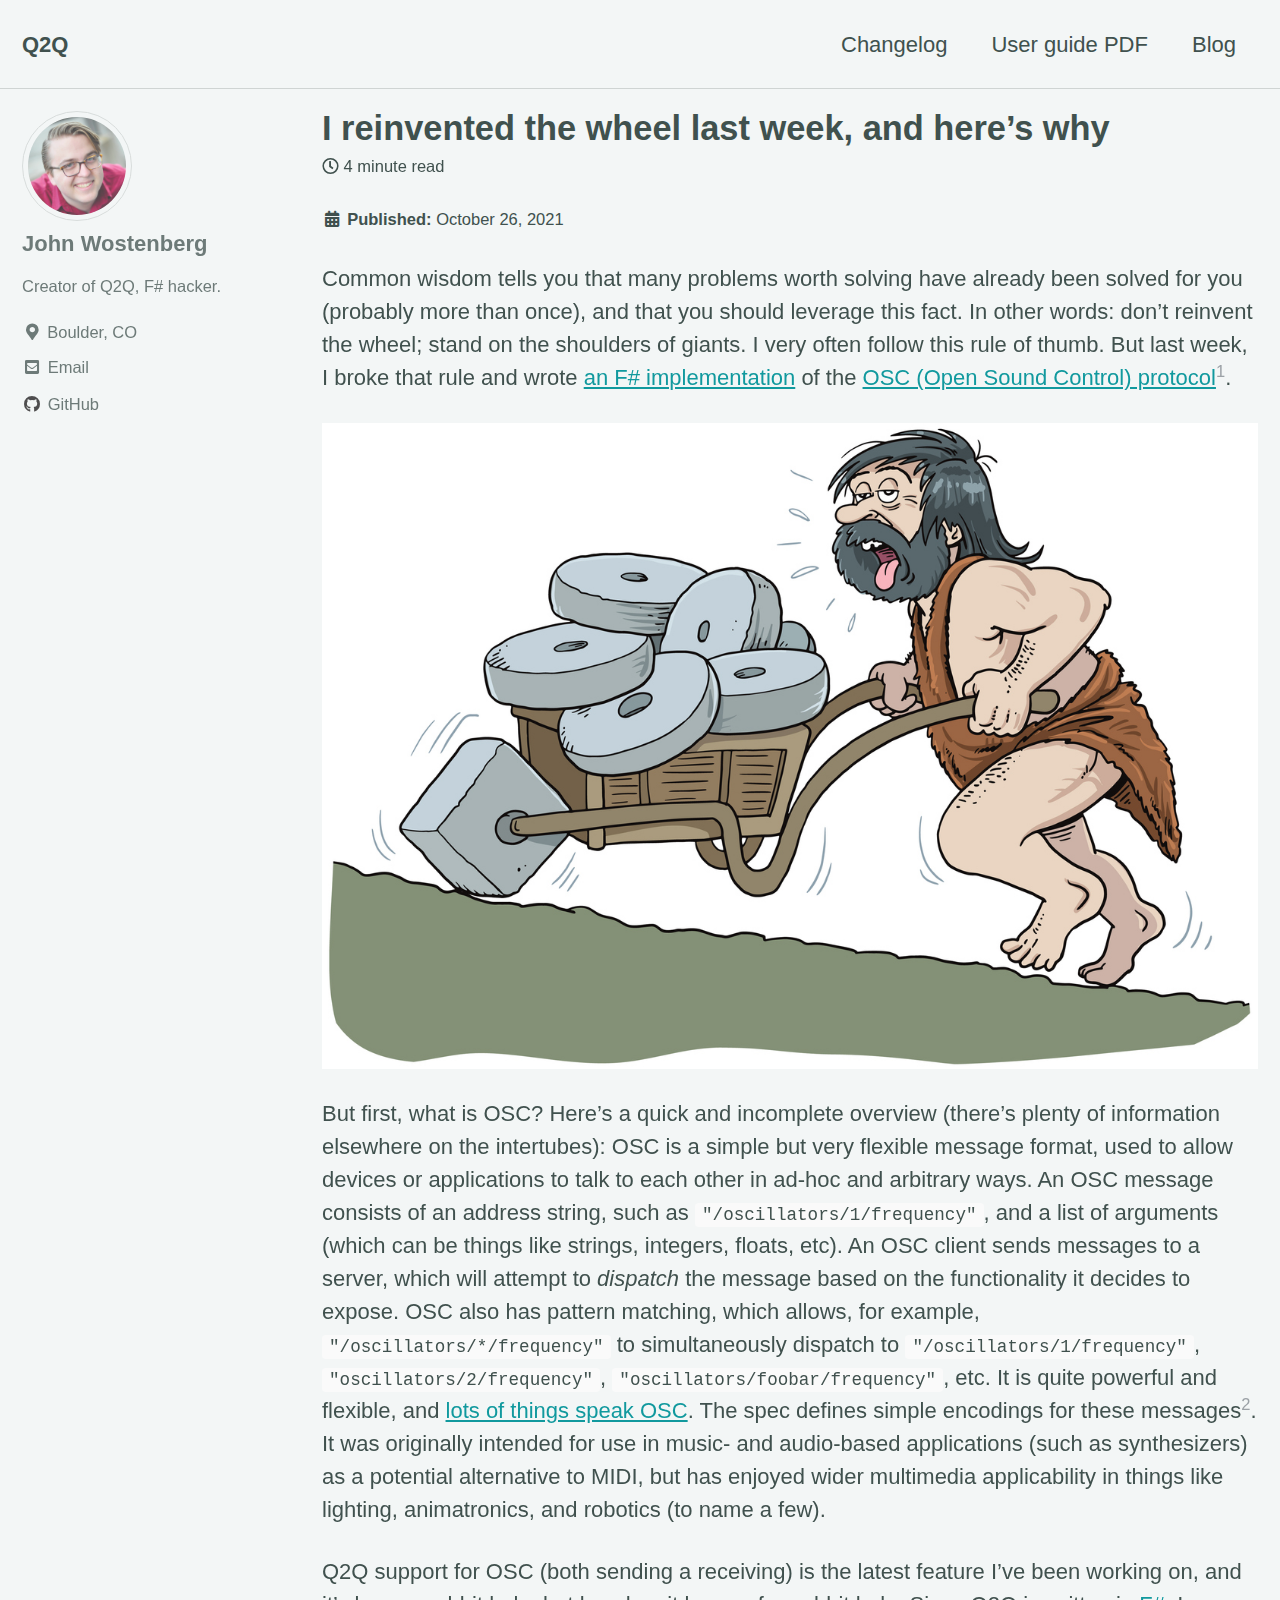
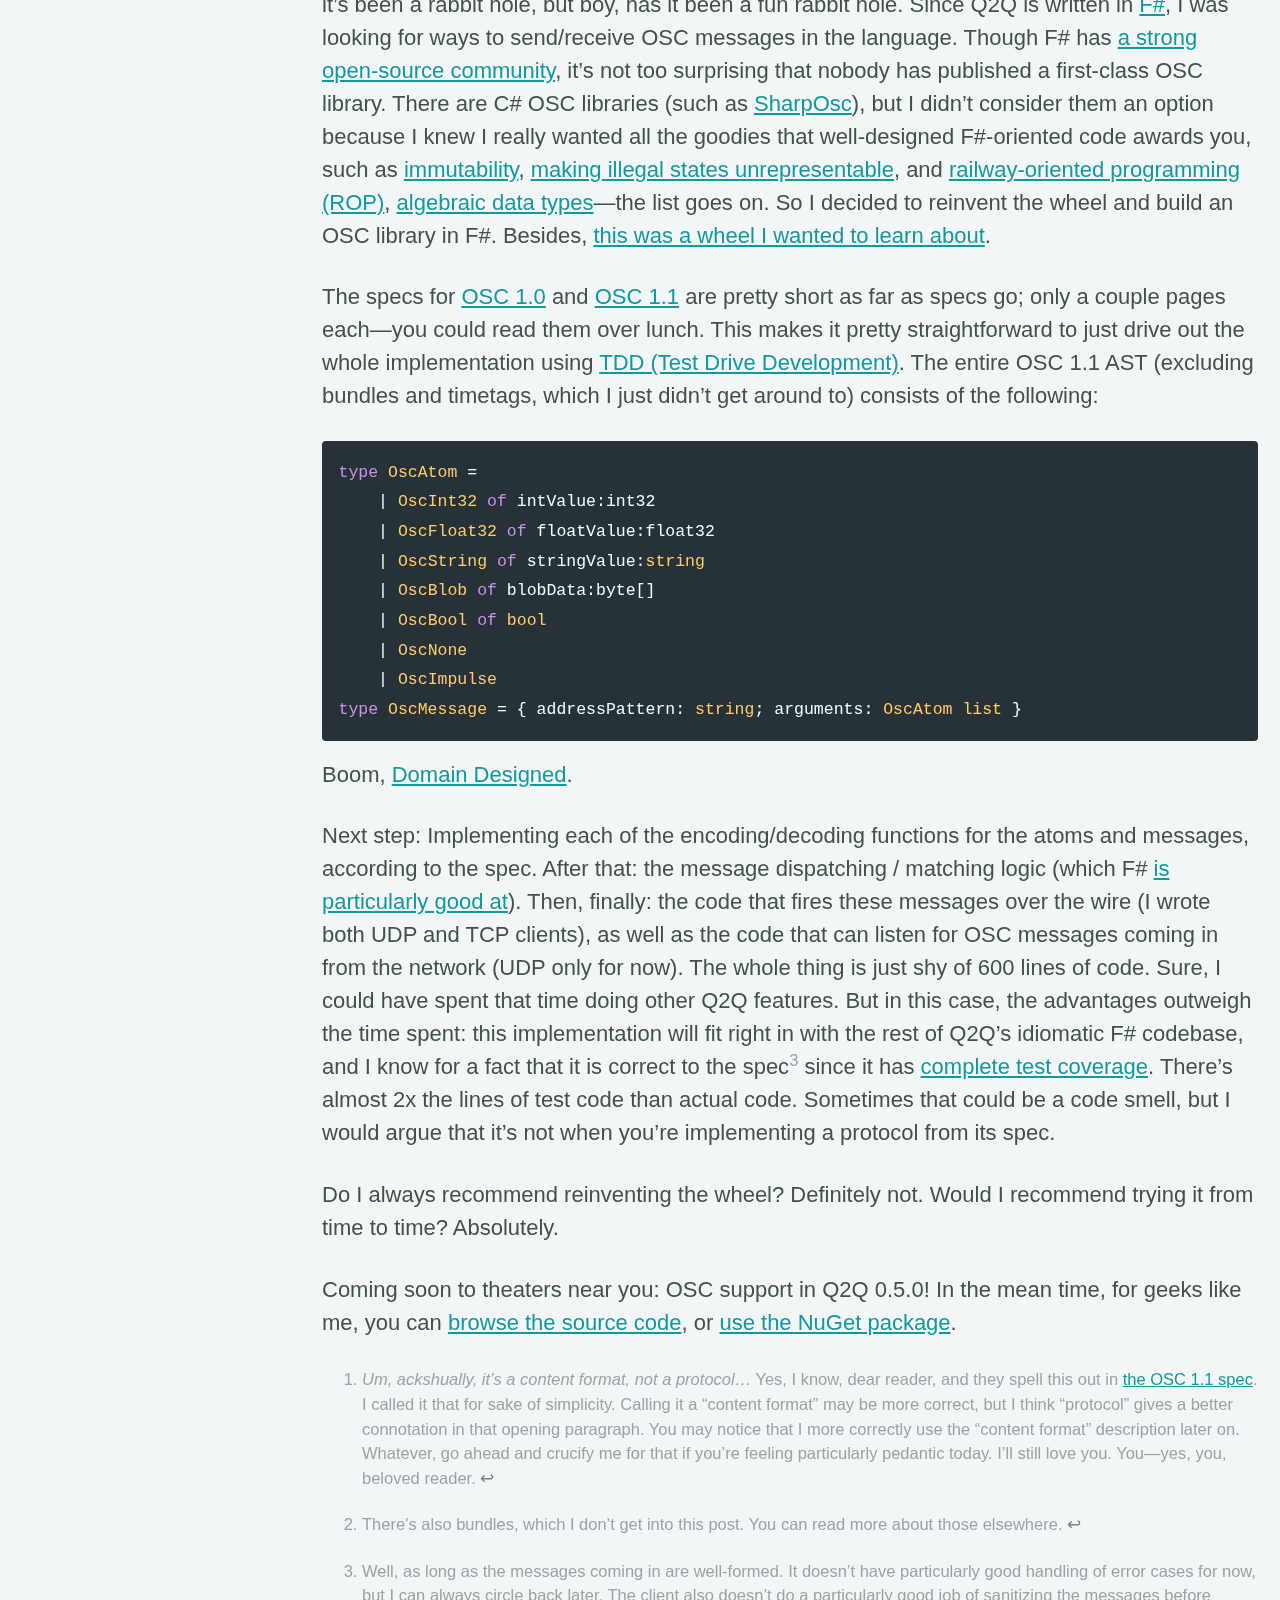
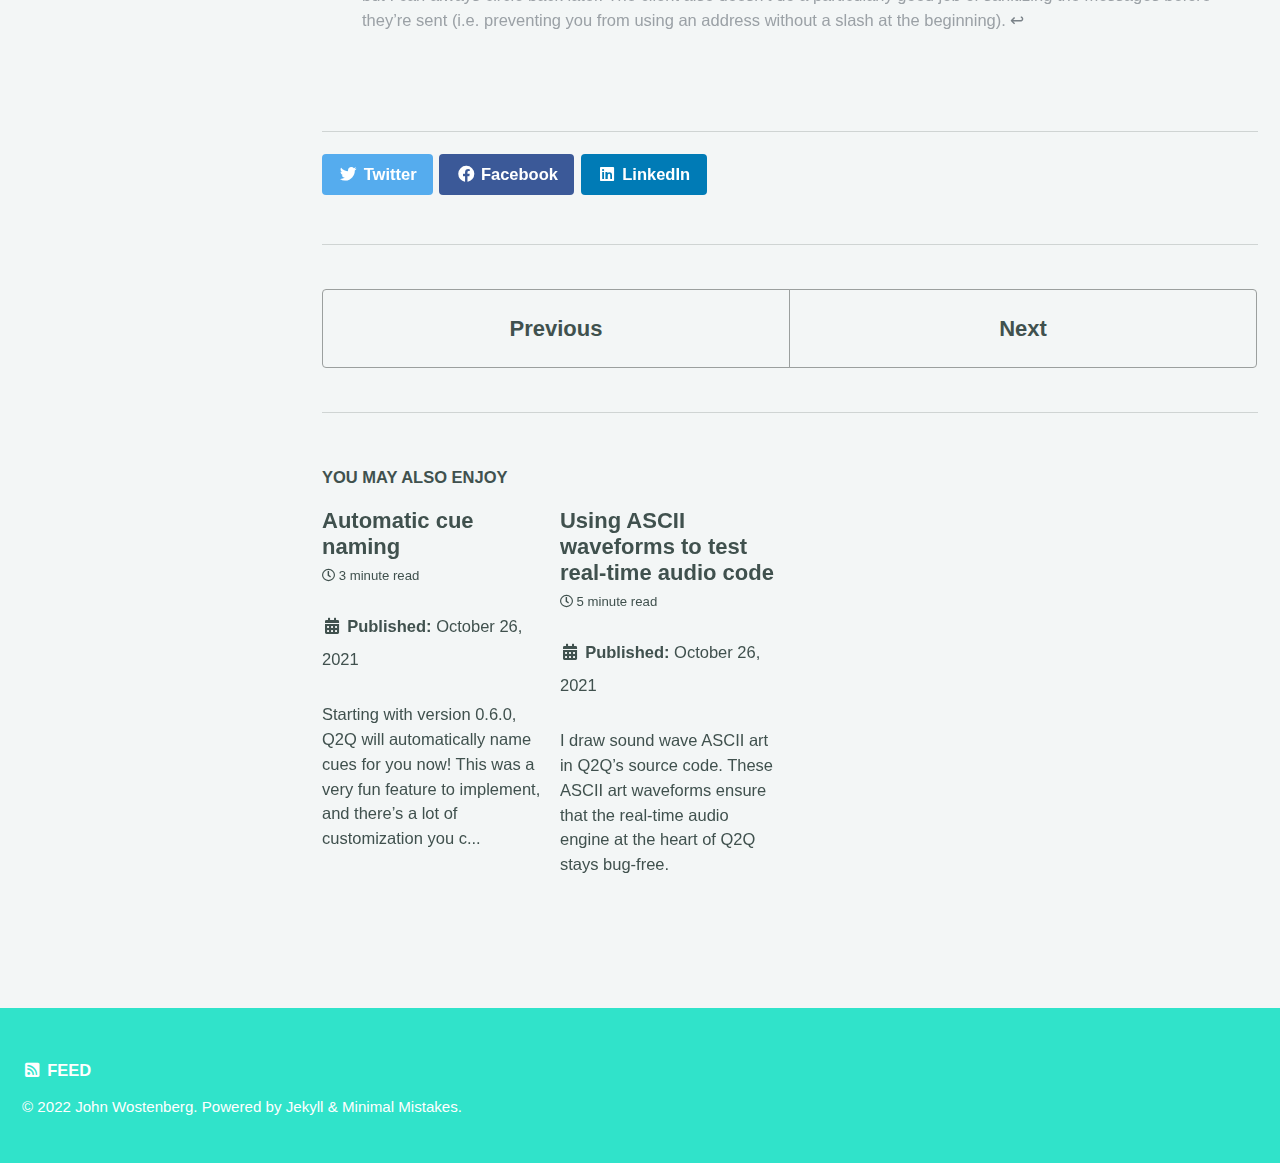
<file: blog/tech/i-reinvented-the-wheel-last-week-heres-why.html>
<!doctype html>
<!--
  Minimal Mistakes Jekyll Theme 4.24.0 by Michael Rose
  Copyright 2013-2020 Michael Rose - mademistakes.com | @mmistakes
  Free for personal and commercial use under the MIT license
  https://github.com/mmistakes/minimal-mistakes/blob/master/LICENSE
-->
<html lang="en" class="no-js">
  <head>
    <meta charset="utf-8">

<!-- begin _includes/seo.html --><title>I reinvented the wheel last week, and here’s why - Q2Q</title>
<meta name="description" content="Common wisdom tells you that many problems worth solving have already been solved for you (probably more than once), and that you should leverage this fact. In other words: don’t reinvent the wheel; stand on the shoulders of giants. I very often follow this rule of thumb. But last week, I broke that rule and wrote an F# implementation of the OSC (Open Sound Control) protocol1.                 Um, ackshually, it’s a content format, not a protocol… Yes, I know, dear reader, and they spell this out in [the OSC 1.1 spec][osc-1.1]. I called it that for sake of simplicity. Calling it a “content format” may be more correct, but I think “protocol” gives a better connotation in that opening paragraph. You may notice that I more correctly use the “content format” description later on. Whatever, go ahead and crucify me for that if you’re feeling particularly pedantic today. I’ll still love you. You—yes, you, beloved reader. &#8617;">


  <meta name="author" content="John Wostenberg">
  
  <meta property="article:author" content="John Wostenberg">
  


<meta property="og:type" content="article">
<meta property="og:locale" content="en_US">
<meta property="og:site_name" content="Q2Q">
<meta property="og:title" content="I reinvented the wheel last week, and here’s why">
<meta property="og:url" content="https://goq2q.net/blog/tech/i-reinvented-the-wheel-last-week-heres-why">


  <meta property="og:description" content="Common wisdom tells you that many problems worth solving have already been solved for you (probably more than once), and that you should leverage this fact. In other words: don’t reinvent the wheel; stand on the shoulders of giants. I very often follow this rule of thumb. But last week, I broke that rule and wrote an F# implementation of the OSC (Open Sound Control) protocol1.                 Um, ackshually, it’s a content format, not a protocol… Yes, I know, dear reader, and they spell this out in [the OSC 1.1 spec][osc-1.1]. I called it that for sake of simplicity. Calling it a “content format” may be more correct, but I think “protocol” gives a better connotation in that opening paragraph. You may notice that I more correctly use the “content format” description later on. Whatever, go ahead and crucify me for that if you’re feeling particularly pedantic today. I’ll still love you. You—yes, you, beloved reader. &#8617;">







  <meta property="article:published_time" content="2021-10-26T00:00:00-06:00">





  

  


<link rel="canonical" href="https://goq2q.net/blog/tech/i-reinvented-the-wheel-last-week-heres-why">




<script type="application/ld+json">
  {
    "@context": "https://schema.org",
    
      "@type": "Person",
      "name": "John Wostenberg",
      "url": "https://goq2q.net/"
    
  }
</script>







<!-- end _includes/seo.html -->



  <link href="/feed.xml" type="application/atom+xml" rel="alternate" title="Q2Q Feed">


<!-- https://t.co/dKP3o1e -->
<meta name="viewport" content="width=device-width, initial-scale=1.0">

<script>
  document.documentElement.className = document.documentElement.className.replace(/\bno-js\b/g, '') + ' js ';
</script>

<!-- For all browsers -->
<link rel="stylesheet" href="/assets/css/main.css">
<link rel="preload" href="https://cdn.jsdelivr.net/npm/@fortawesome/fontawesome-free@5/css/all.min.css" as="style" onload="this.onload=null;this.rel='stylesheet'">
<noscript><link rel="stylesheet" href="https://cdn.jsdelivr.net/npm/@fortawesome/fontawesome-free@5/css/all.min.css"></noscript>



    <!-- start custom head snippets -->

<!-- insert favicons. use https://realfavicongenerator.net/ -->

<!-- end custom head snippets -->

  </head>

  <body class="layout--single wide">
    <nav class="skip-links">
  <ul>
    <li><a href="#site-nav" class="screen-reader-shortcut">Skip to primary navigation</a></li>
    <li><a href="#main" class="screen-reader-shortcut">Skip to content</a></li>
    <li><a href="#footer" class="screen-reader-shortcut">Skip to footer</a></li>
  </ul>
</nav>

    <!--[if lt IE 9]>
<div class="notice--danger align-center" style="margin: 0;">You are using an <strong>outdated</strong> browser. Please <a href="https://browsehappy.com/">upgrade your browser</a> to improve your experience.</div>
<![endif]-->

    

<div class="masthead">
  <div class="masthead__inner-wrap">
    <div class="masthead__menu">
      <nav id="site-nav" class="greedy-nav">
        
        <a class="site-title" href="/">
          Q2Q
          
        </a>
        <ul class="visible-links"><li class="masthead__menu-item">
              <a href="/changelog">Changelog</a>
            </li><li class="masthead__menu-item">
              <a href="/assets/user-guide-current-redirect">User guide PDF</a>
            </li><li class="masthead__menu-item">
              <a href="/blog/">Blog</a>
            </li></ul>
        
        <button class="greedy-nav__toggle hidden" type="button">
          <span class="visually-hidden">Toggle menu</span>
          <div class="navicon"></div>
        </button>
        <ul class="hidden-links hidden"></ul>
      </nav>
    </div>
  </div>
</div>


    <div class="initial-content">
      



<div id="main" role="main">
  
  <div class="sidebar sticky">
  


<div itemscope itemtype="https://schema.org/Person">

  
    <div class="author__avatar">
      
        <img src="/assets/images/john-wostenberg.jpg" alt="John Wostenberg" itemprop="image">
      
    </div>
  

  <div class="author__content">
    
      <h3 class="author__name" itemprop="name">John Wostenberg</h3>
    
    
      <div class="author__bio" itemprop="description">
        <p>Creator of Q2Q, F# hacker.</p>

      </div>
    
  </div>

  <div class="author__urls-wrapper">
    <button class="btn btn--inverse">Follow</button>
    <ul class="author__urls social-icons">
      
        <li itemprop="homeLocation" itemscope itemtype="https://schema.org/Place">
          <i class="fas fa-fw fa-map-marker-alt" aria-hidden="true"></i> <span itemprop="name">Boulder, CO</span>
        </li>
      

      
        
          
            <li><a href="mailto:john@goq2q.net" rel="nofollow noopener noreferrer"><i class="fas fa-fw fa-envelope-square" aria-hidden="true"></i><span class="label">Email</span></a></li>
          
        
          
            <li><a href="https://github.com/jwosty" rel="nofollow noopener noreferrer"><i class="fab fa-fw fa-github" aria-hidden="true"></i><span class="label">GitHub</span></a></li>
          
        
      

      

      

      

      

      

      

      

      

      

      

      

      

      

      

      

      

      

      

      

      

      

      

      

      

      <!--
  <li>
    <a href="http://link-to-whatever-social-network.com/user/" itemprop="sameAs" rel="nofollow noopener noreferrer">
      <i class="fas fa-fw" aria-hidden="true"></i> Custom Social Profile Link
    </a>
  </li>
-->
    </ul>
  </div>
</div>

  
  </div>



  <article class="page" itemscope itemtype="https://schema.org/CreativeWork">
    <meta itemprop="headline" content="I reinvented the wheel last week, and here’s why">
    <meta itemprop="description" content="Common wisdom tells you that many problems worth solving have already been solved for you (probably more than once), and that you should leverage this fact. In other words: don’t reinvent the wheel; stand on the shoulders of giants. I very often follow this rule of thumb. But last week, I broke that rule and wrote an F# implementation of the OSC (Open Sound Control) protocol1.            Um, ackshually, it’s a content format, not a protocol… Yes, I know, dear reader, and they spell this out in [the OSC 1.1 spec][osc-1.1]. I called it that for sake of simplicity. Calling it a “content format” may be more correct, but I think “protocol” gives a better connotation in that opening paragraph. You may notice that I more correctly use the “content format” description later on. Whatever, go ahead and crucify me for that if you’re feeling particularly pedantic today. I’ll still love you. You—yes, you, beloved reader. &#8617;      ">
    <meta itemprop="datePublished" content="2021-10-26T00:00:00-06:00">
    

    <div class="page__inner-wrap">
      
        <header>
          <h1 id="page-title" class="page__title" itemprop="headline">I reinvented the wheel last week, and here’s why
</h1>
          

  <p class="page__meta">
    

    

    
      
      

      <span class="page__meta-readtime">
        <i class="far fa-clock" aria-hidden="true"></i>
        
          4 minute read
        
      </span>
    

    
<p>
    
      <span class="page__date" style="margin:0;font-size:0.75em"><strong><i class="fas fa-fw fa-calendar-alt" aria-hidden="true"></i> Published:</strong> <time datetime="2021-10-26T00:00:00-06:00">October 26, 2021</time></span>
    
    
</p>

  </p>


        </header>
      

      <section class="page__content" itemprop="text">
        
        <p>Common wisdom tells you that many problems worth solving have already been solved for you (probably more than once), and that you should leverage this fact. In other words: don’t reinvent the wheel; stand on the shoulders of giants. I very often follow this rule of thumb. But last week, I broke that rule and wrote <a href="https://github.com/jwosty/FSharp.Osc">an F# implementation</a> of the <a href="http://opensoundcontrol.org/">OSC (Open Sound Control) protocol</a><sup id="fnref:1" role="doc-noteref"><a href="#fn:1" class="footnote" rel="footnote">1</a></sup>.</p>

<p><img src="/assets/images/blog/2021-10-16-i-reinvented-the-wheel-last-week-heres-why/caveman-square-wheels-m.jpg" alt="Caveman pushing cart with square wheels" /></p>

<p>But first, what is OSC? Here’s a quick and incomplete overview (there’s plenty of information elsewhere on the intertubes): OSC is a simple but very flexible message format, used to allow devices or applications to talk to each other in ad-hoc and arbitrary ways. An OSC message consists of an address string, such as <code class="language-plaintext highlighter-rouge">"/oscillators/1/frequency"</code>, and a list of arguments (which can be things like strings, integers, floats, etc). An OSC client sends messages to a server, which will attempt to <em>dispatch</em> the message based on the functionality it decides to expose. OSC also has pattern matching, which allows, for example, <code class="language-plaintext highlighter-rouge">"/oscillators/*/frequency"</code> to simultaneously dispatch to <code class="language-plaintext highlighter-rouge">"/oscillators/1/frequency"</code>, <code class="language-plaintext highlighter-rouge">"oscillators/2/frequency"</code>, <code class="language-plaintext highlighter-rouge">"oscillators/foobar/frequency"</code>, etc. It is quite powerful and flexible, and <a href="http://opensoundcontrol.org/page-list.html#implementations">lots of things speak OSC</a>. The spec defines simple encodings for these messages<sup id="fnref:2" role="doc-noteref"><a href="#fn:2" class="footnote" rel="footnote">2</a></sup>. It was originally intended for use in music- and audio-based applications (such as synthesizers) as a potential alternative to MIDI, but has enjoyed wider multimedia applicability in things like lighting, animatronics, and robotics (to name a few).</p>

<p>Q2Q support for OSC (both sending a receiving) is the latest feature I’ve been working on, and it’s been a rabbit hole, but boy, has it been a fun rabbit hole. Since Q2Q is written in <a href="https://fsharp.org/">F#</a>, I was looking for ways to send/receive OSC messages in the language. Though F# has <a href="fsprojects">a strong open-source community</a>, it’s not too surprising that nobody has published a first-class OSC library. There are C# OSC libraries (such as <a href="https://github.com/ValdemarOrn/SharpOSC">SharpOsc</a>), but I didn’t consider them an option because I knew I really wanted all the goodies that well-designed F#-oriented code awards you, such as <a href="https://fsharpforfunandprofit.com/posts/correctness-immutability/#reasons-why-immutability-is-important">immutability</a>, <a href="https://fsharpforfunandprofit.com/posts/designing-with-types-making-illegal-states-unrepresentable/">making illegal states unrepresentable</a>, and <a href="https://fsharpforfunandprofit.com/posts/recipe-part2/">railway-oriented programming (ROP)</a>, <a href="http://learnyouahaskell.com/making-our-own-types-and-typeclasses#algebraic-data-types">algebraic data types</a>—the list goes on. So I decided to reinvent the wheel and build an OSC library in F#. Besides, <a href="https://blog.codinghorror.com/dont-reinvent-the-wheel-unless-you-plan-on-learning-more-about-wheels/">this was a wheel I wanted to learn about</a>.</p>

<p>The specs for <a href="http://opensoundcontrol.org/spec-1_0.html">OSC 1.0</a> and <a href="http://opensoundcontrol.org/files/2009-NIME-OSC-1.1.pdf">OSC 1.1</a> are pretty short as far as specs go; only a couple pages each—you could read them over lunch. This makes it pretty straightforward to just drive out the whole implementation using <a href="https://martinfowler.com/bliki/TestDrivenDevelopment.html">TDD (Test Drive Development)</a>. The entire OSC 1.1 AST (excluding bundles and timetags, which I just didn’t get around to) consists of the following:</p>

<div class="language-fsharp highlighter-rouge"><div class="highlight"><pre class="highlight"><code><span class="k">type</span> <span class="nc">OscAtom</span> <span class="p">=</span>
    <span class="p">|</span> <span class="nc">OscInt32</span> <span class="k">of</span> <span class="n">intValue</span><span class="p">:</span><span class="n">int32</span>
    <span class="p">|</span> <span class="nc">OscFloat32</span> <span class="k">of</span> <span class="n">floatValue</span><span class="p">:</span><span class="n">float32</span>
    <span class="p">|</span> <span class="nc">OscString</span> <span class="k">of</span> <span class="n">stringValue</span><span class="p">:</span><span class="kt">string</span>
    <span class="p">|</span> <span class="nc">OscBlob</span> <span class="k">of</span> <span class="n">blobData</span><span class="p">:</span><span class="n">byte</span><span class="bp">[]</span>
    <span class="p">|</span> <span class="nc">OscBool</span> <span class="k">of</span> <span class="kt">bool</span>
    <span class="p">|</span> <span class="nc">OscNone</span>
    <span class="p">|</span> <span class="nc">OscImpulse</span>
<span class="k">type</span> <span class="nc">OscMessage</span> <span class="p">=</span> <span class="p">{</span> <span class="n">addressPattern</span><span class="p">:</span> <span class="kt">string</span><span class="p">;</span> <span class="n">arguments</span><span class="p">:</span> <span class="nc">OscAtom</span> <span class="kt">list</span> <span class="p">}</span>
</code></pre></div></div>

<p>Boom, <a href="https://fsharpforfunandprofit.com/ddd/">Domain Designed</a>.</p>

<p>Next step: Implementing each of the encoding/decoding functions for the atoms and messages, according to the spec. After that: the message dispatching / matching logic (which F# <a href="https://github.com/jwosty/FSharp.Osc/blob/master/src/FSharp.Osc.fs#L253">is particularly good at</a>). Then, finally: the code that fires these messages over the wire (I wrote both UDP and TCP clients), as well as the code that can listen for OSC messages coming in from the network (UDP only for now). The whole thing is just shy of 600 lines of code. Sure, I could have spent that time doing other Q2Q features. But in this case, the advantages outweigh the time spent: this implementation will fit right in with the rest of Q2Q’s idiomatic F# codebase, and I know for a fact that it is correct to the spec<sup id="fnref:3" role="doc-noteref"><a href="#fn:3" class="footnote" rel="footnote">3</a></sup> since it has <a href="https://github.com/jwosty/FSharp.Osc/blob/master/Tests/Program.fs">complete test coverage</a>. There’s almost 2x the lines of test code than actual code. Sometimes that could be a code smell, but I would argue that it’s not when you’re implementing a protocol from its spec.</p>

<p>Do I always recommend reinventing the wheel? Definitely not. Would I recommend trying it from time to time? Absolutely.</p>

<p>Coming soon to theaters near you: OSC support in Q2Q 0.5.0! In the mean time, for geeks like me, you can <a href="https://github.com/jwosty/FSharp.Osc">browse the source code</a>, or <a href="https://www.nuget.org/packages/FSharp.Osc/">use the NuGet package</a>.</p>

<div class="footnotes" role="doc-endnotes">
  <ol>
    <li id="fn:1" role="doc-endnote">
      <p><em>Um, ackshually, it’s a content format, not a protocol…</em> Yes, I know, dear reader, and they spell this out in <a href="http://opensoundcontrol.org/files/2009-NIME-OSC-1.1.pdf">the OSC 1.1 spec</a>. I called it that for sake of simplicity. Calling it a “content format” may be more correct, but I think “protocol” gives a better connotation in that opening paragraph. You may notice that I more correctly use the “content format” description later on. Whatever, go ahead and crucify me for that if you’re feeling particularly pedantic today. I’ll still love you. You—yes, you, beloved reader. <a href="#fnref:1" class="reversefootnote" role="doc-backlink">&#8617;</a></p>
    </li>
    <li id="fn:2" role="doc-endnote">
      <p>There’s also bundles, which I don’t get into this post. You can read more about those elsewhere. <a href="#fnref:2" class="reversefootnote" role="doc-backlink">&#8617;</a></p>
    </li>
    <li id="fn:3" role="doc-endnote">
      <p>Well, as long as the messages coming in are well-formed. It doesn’t have particularly good handling of error cases for now, but I can always circle back later. The client also doesn’t do a particularly good job of sanitizing the messages before they’re sent (i.e. preventing you from using an address without a slash at the beginning). <a href="#fnref:3" class="reversefootnote" role="doc-backlink">&#8617;</a></p>
    </li>
  </ol>
</div>

        
      </section>

      <footer class="page__meta">
        
        


        

      </footer>

      <section class="page__share">
  

  <a href="https://twitter.com/intent/tweet?text=I+reinvented+the+wheel+last+week%2C+and+here%27s+why%20https%3A%2F%2Fgoq2q.net%2Fblog%2Ftech%2Fi-reinvented-the-wheel-last-week-heres-why" class="btn btn--twitter" onclick="window.open(this.href, 'window', 'left=20,top=20,width=500,height=500,toolbar=1,resizable=0'); return false;" title="Share on Twitter"><i class="fab fa-fw fa-twitter" aria-hidden="true"></i><span> Twitter</span></a>

  <a href="https://www.facebook.com/sharer/sharer.php?u=https%3A%2F%2Fgoq2q.net%2Fblog%2Ftech%2Fi-reinvented-the-wheel-last-week-heres-why" class="btn btn--facebook" onclick="window.open(this.href, 'window', 'left=20,top=20,width=500,height=500,toolbar=1,resizable=0'); return false;" title="Share on Facebook"><i class="fab fa-fw fa-facebook" aria-hidden="true"></i><span> Facebook</span></a>

  <a href="https://www.linkedin.com/shareArticle?mini=true&url=https%3A%2F%2Fgoq2q.net%2Fblog%2Ftech%2Fi-reinvented-the-wheel-last-week-heres-why" class="btn btn--linkedin" onclick="window.open(this.href, 'window', 'left=20,top=20,width=500,height=500,toolbar=1,resizable=0'); return false;" title="Share on LinkedIn"><i class="fab fa-fw fa-linkedin" aria-hidden="true"></i><span> LinkedIn</span></a>
</section>


      
  <nav class="pagination">
    
      <a href="/blog/tech/using-ascii-waveforms-to-test-real-time-audio-code" class="pagination--pager" title="Using ASCII waveforms to test real-time audio code
">Previous</a>
    
    
      <a href="/blog/tech/auto-cue-naming" class="pagination--pager" title="Automatic cue naming
">Next</a>
    
  </nav>

    </div>

    
  </article>

  
  
    <div class="page__related">
      <h4 class="page__related-title">You May Also Enjoy</h4>
      <div class="grid__wrapper">
        
          



<div class="grid__item">
  <article class="archive__item" itemscope itemtype="https://schema.org/CreativeWork">
    
    <h2 class="archive__item-title no_toc" itemprop="headline">
      
        <a href="/blog/tech/auto-cue-naming" rel="permalink">Automatic cue naming
</a>
      
    </h2>
    

  <p class="page__meta">
    

    

    
      
      

      <span class="page__meta-readtime">
        <i class="far fa-clock" aria-hidden="true"></i>
        
          3 minute read
        
      </span>
    

    
<p>
    
      <span class="page__date" style="margin:0;font-size:0.75em"><strong><i class="fas fa-fw fa-calendar-alt" aria-hidden="true"></i> Published:</strong> <time datetime="2021-10-26T00:00:00-06:00">October 26, 2021</time></span>
    
    
</p>

  </p>


    <p class="archive__item-excerpt" itemprop="description">Starting with version 0.6.0, Q2Q will automatically name cues for you now! This was a very fun feature to implement, and there’s a lot of customization you c...</p>
  </article>
</div>

        
          



<div class="grid__item">
  <article class="archive__item" itemscope itemtype="https://schema.org/CreativeWork">
    
    <h2 class="archive__item-title no_toc" itemprop="headline">
      
        <a href="/blog/tech/using-ascii-waveforms-to-test-real-time-audio-code" rel="permalink">Using ASCII waveforms to test real-time audio code
</a>
      
    </h2>
    

  <p class="page__meta">
    

    

    
      
      

      <span class="page__meta-readtime">
        <i class="far fa-clock" aria-hidden="true"></i>
        
          5 minute read
        
      </span>
    

    
<p>
    
      <span class="page__date" style="margin:0;font-size:0.75em"><strong><i class="fas fa-fw fa-calendar-alt" aria-hidden="true"></i> Published:</strong> <time datetime="2021-10-26T00:00:00-06:00">October 26, 2021</time></span>
    
    
</p>

  </p>


    <p class="archive__item-excerpt" itemprop="description">I draw sound wave ASCII art in Q2Q’s source code. These ASCII art waveforms ensure that the real-time audio engine at the heart of Q2Q stays bug-free.
</p>
  </article>
</div>

        
      </div>
    </div>
  
  
</div>

    </div>

    

    <div id="footer" class="page__footer">
      <footer>
        <!-- start custom footer snippets -->

<!-- end custom footer snippets -->
        <div class="page__footer-follow">
  <ul class="social-icons">
    

    

    
      <li><a href="/feed.xml"><i class="fas fa-fw fa-rss-square" aria-hidden="true"></i> Feed</a></li>
    
  </ul>
</div>

<div class="page__footer-copyright">&copy; 2022 John Wostenberg. Powered by <a href="https://jekyllrb.com" rel="nofollow">Jekyll</a> &amp; <a href="https://mademistakes.com/work/minimal-mistakes-jekyll-theme/" rel="nofollow">Minimal Mistakes</a>.</div>

      </footer>
    </div>

    
  <script src="/assets/js/main.min.js"></script>










  </body>
</html>
</file>
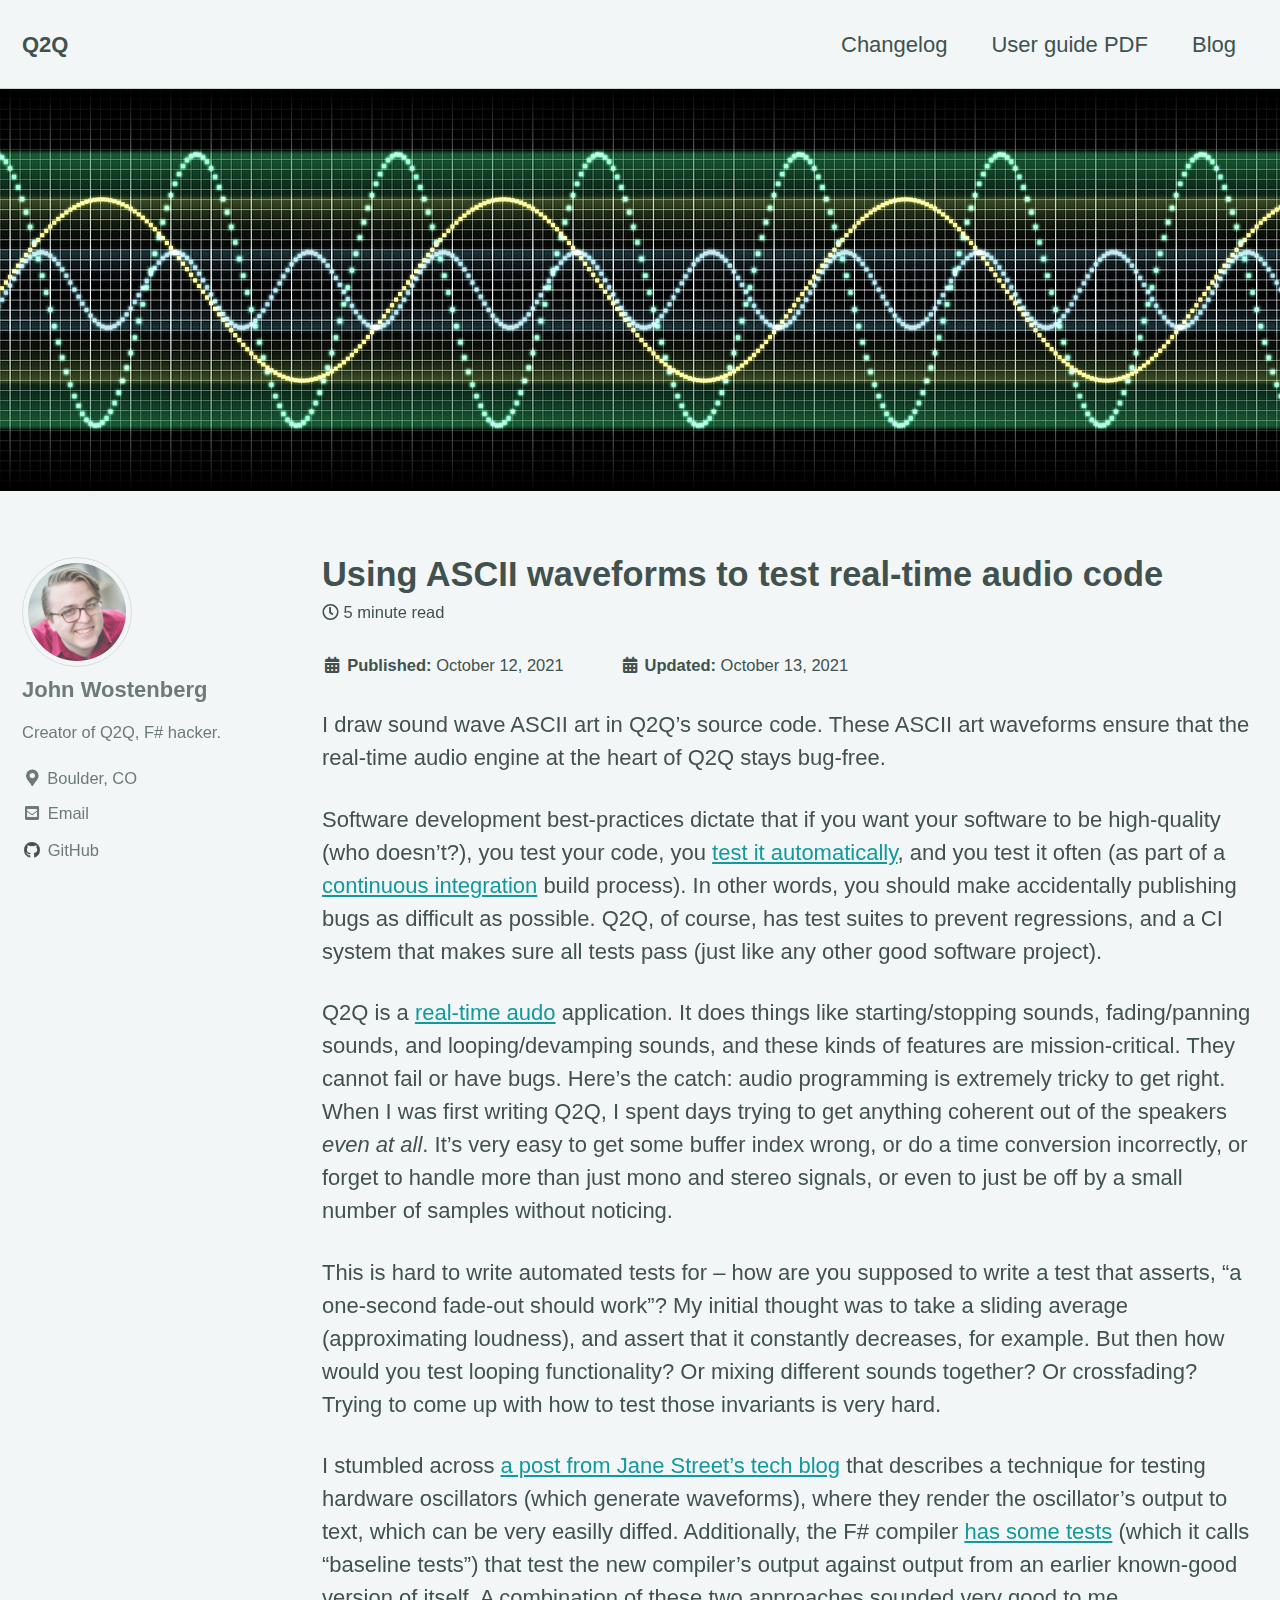
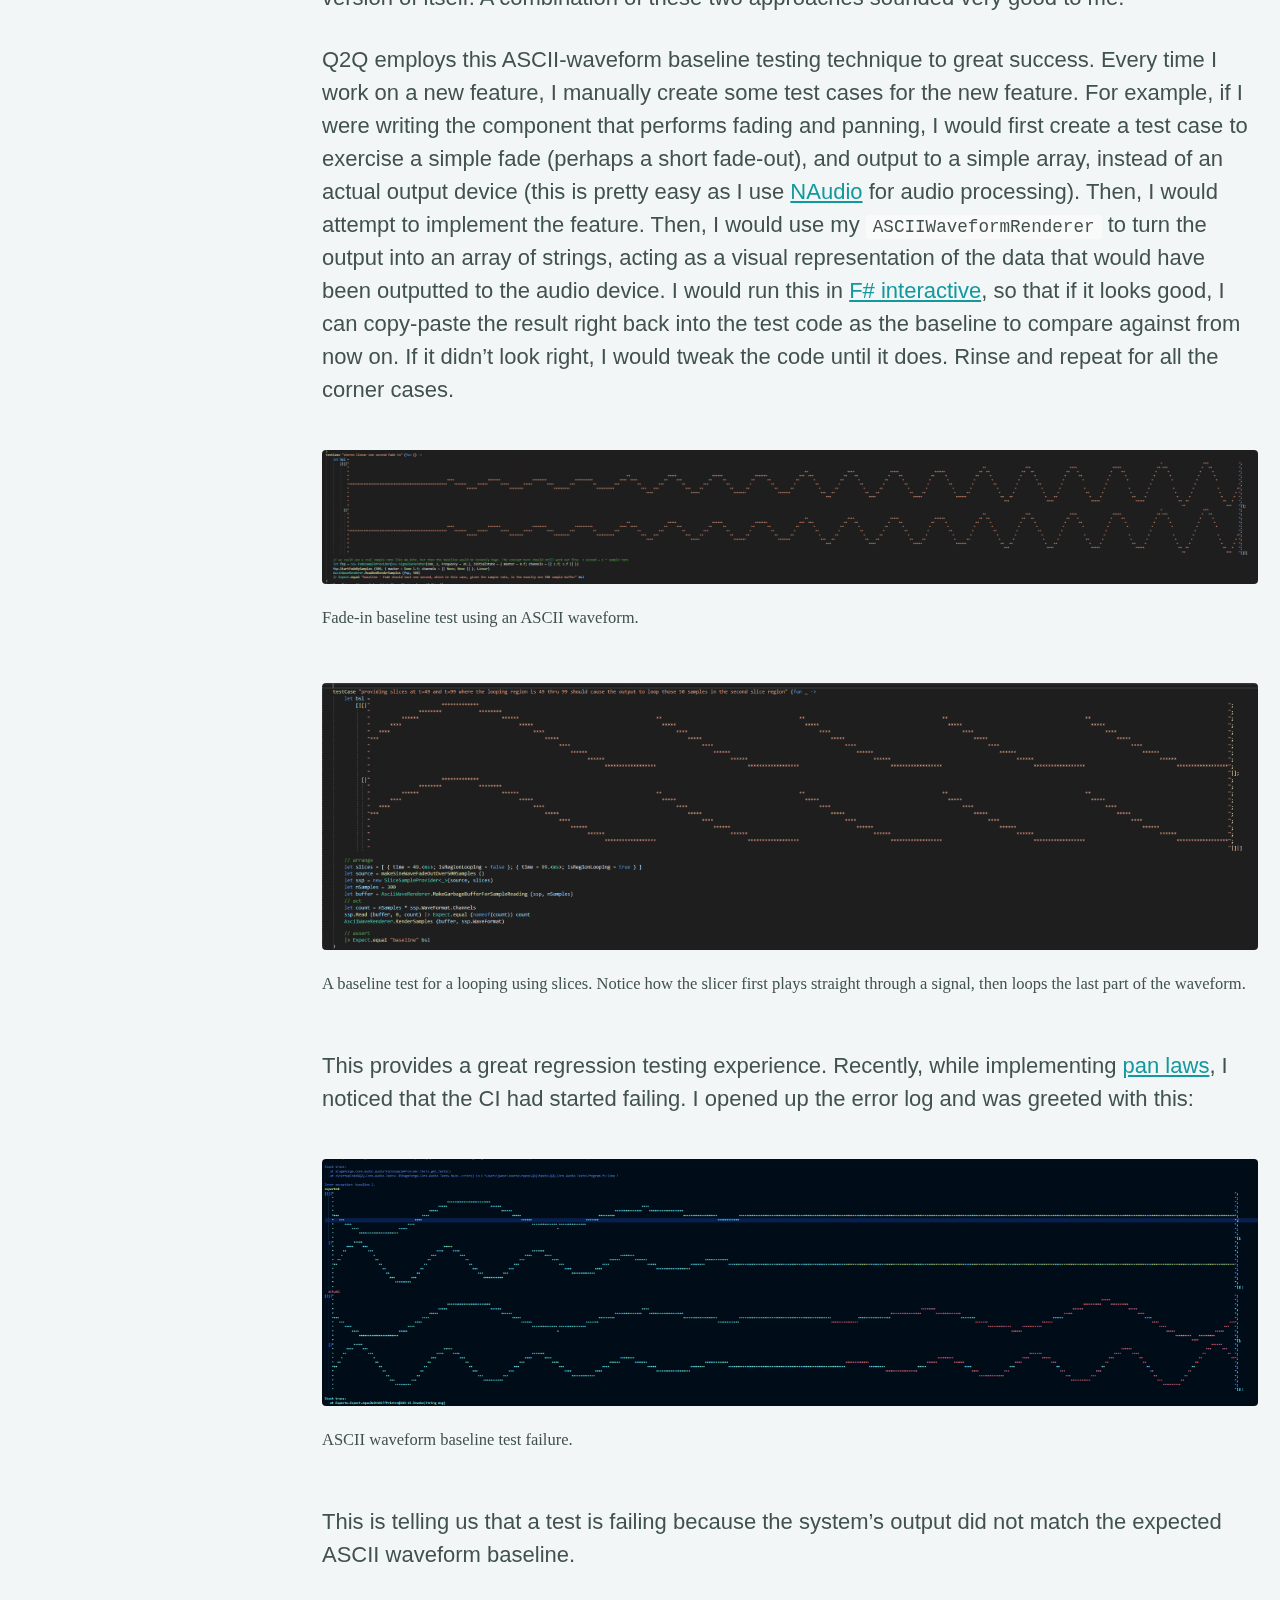
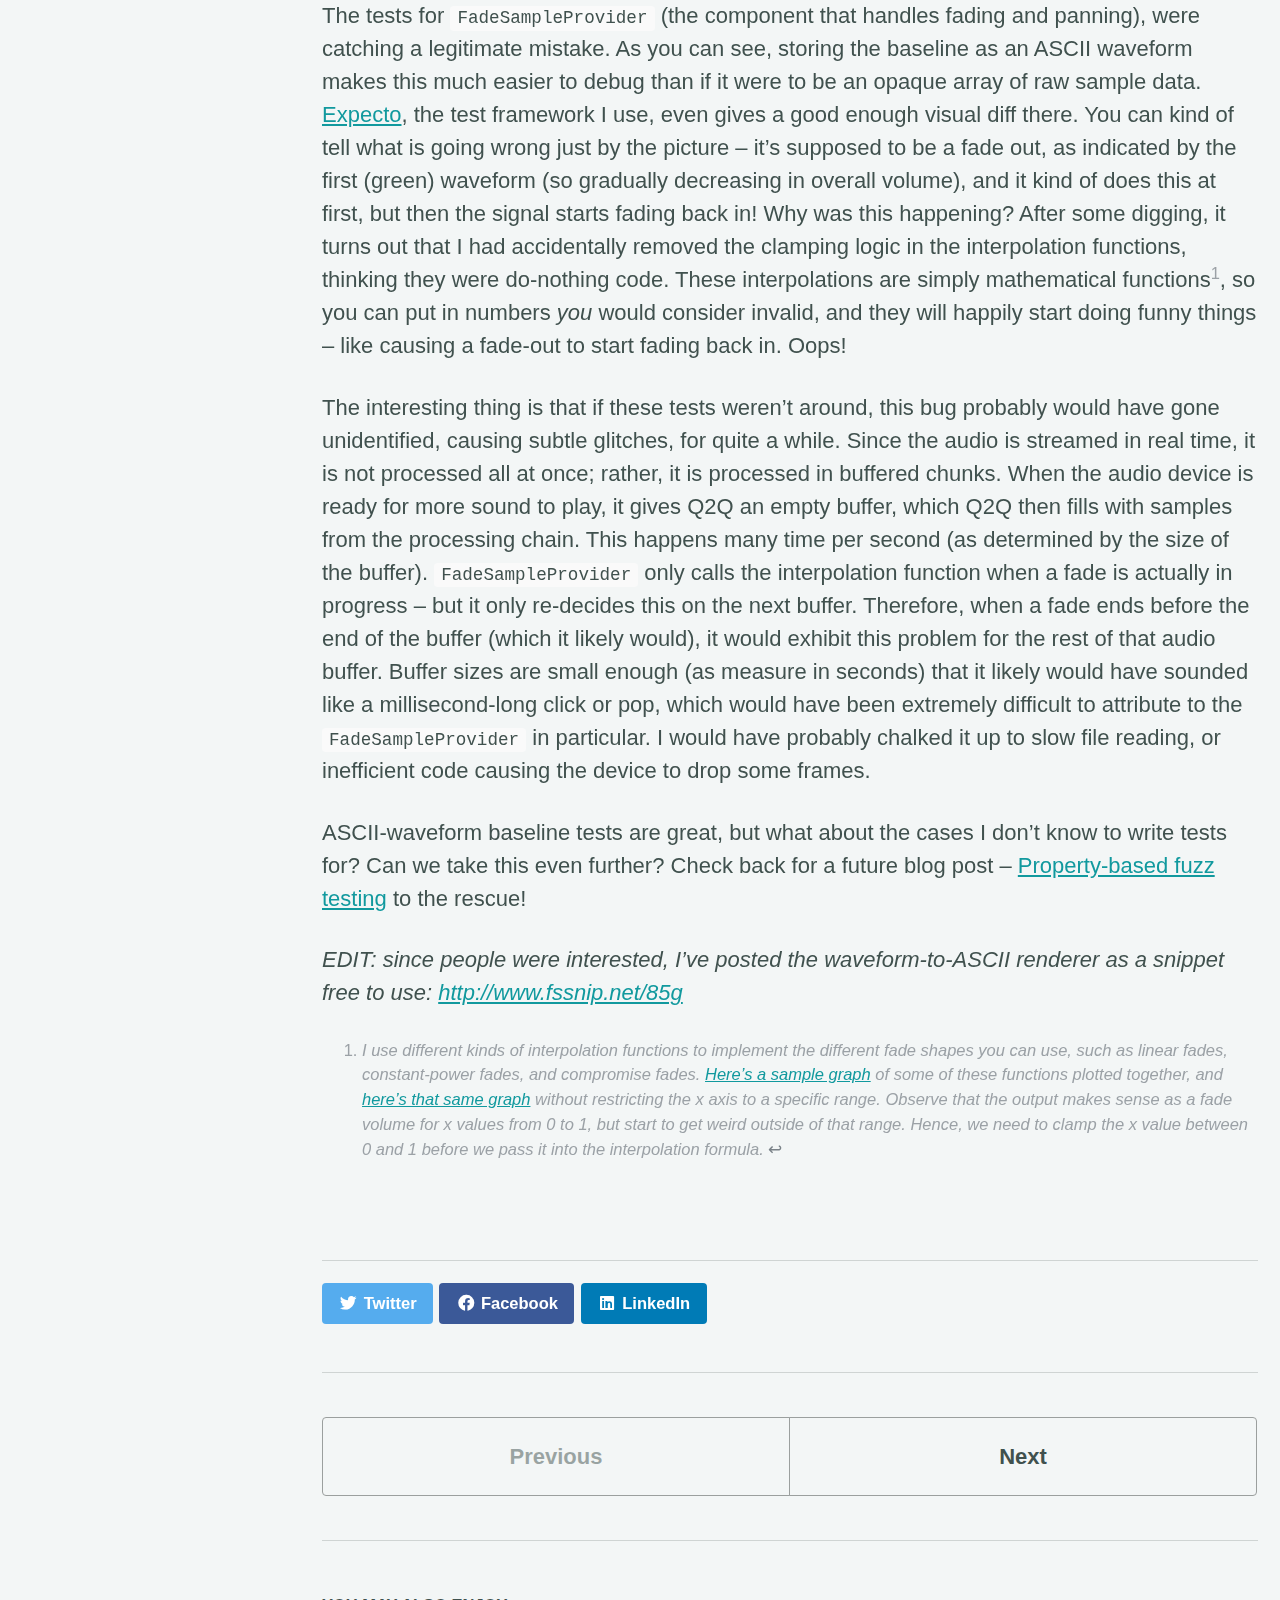
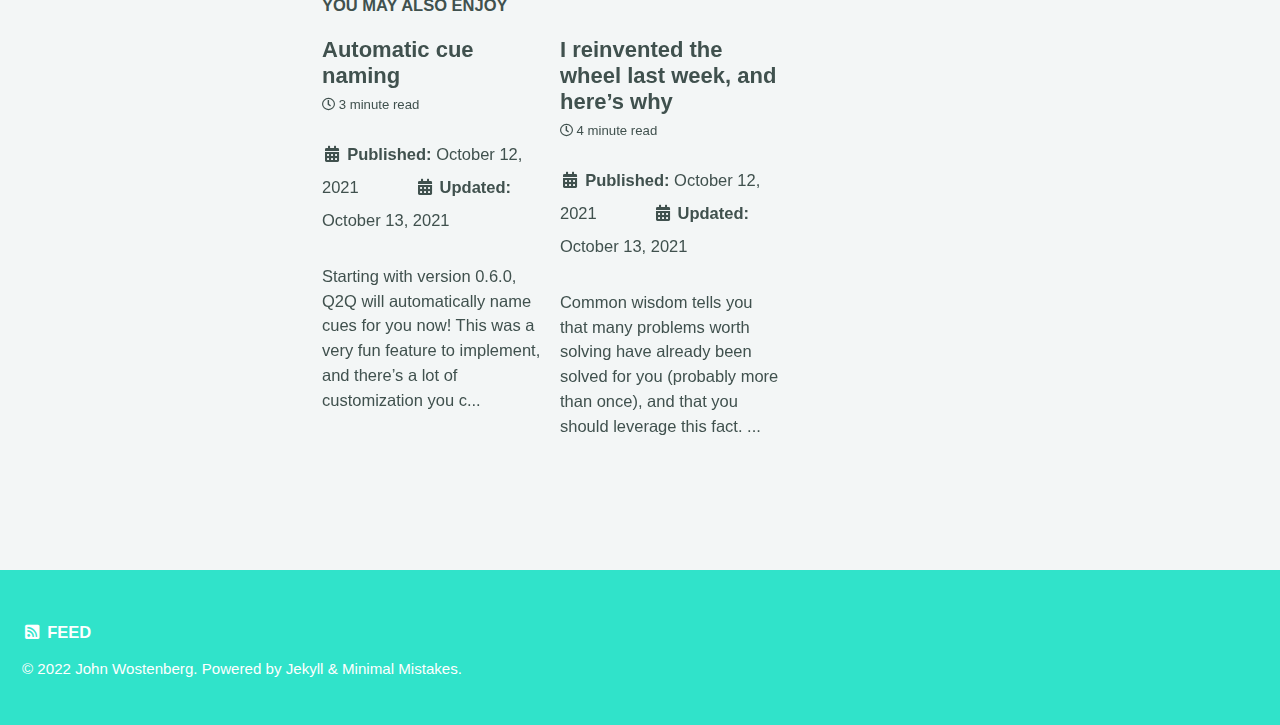
<file: blog/tech/using-ascii-waveforms-to-test-real-time-audio-code.html>
<!doctype html>
<!--
  Minimal Mistakes Jekyll Theme 4.24.0 by Michael Rose
  Copyright 2013-2020 Michael Rose - mademistakes.com | @mmistakes
  Free for personal and commercial use under the MIT license
  https://github.com/mmistakes/minimal-mistakes/blob/master/LICENSE
-->
<html lang="en" class="no-js">
  <head>
    <meta charset="utf-8">

<!-- begin _includes/seo.html --><title>Using ASCII waveforms to test real-time audio code - Q2Q</title>
<meta name="description" content="I draw sound wave ASCII art in Q2Q’s source code. These ASCII art waveforms ensure that the real-time audio engine at the heart of Q2Q stays bug-free.">


  <meta name="author" content="John Wostenberg">
  
  <meta property="article:author" content="John Wostenberg">
  


<meta property="og:type" content="article">
<meta property="og:locale" content="en_US">
<meta property="og:site_name" content="Q2Q">
<meta property="og:title" content="Using ASCII waveforms to test real-time audio code">
<meta property="og:url" content="https://goq2q.net/blog/tech/using-ascii-waveforms-to-test-real-time-audio-code">


  <meta property="og:description" content="I draw sound wave ASCII art in Q2Q’s source code. These ASCII art waveforms ensure that the real-time audio engine at the heart of Q2Q stays bug-free.">



  <meta property="og:image" content="https://goq2q.net/assets/images/blog/2021-10-06-using-ascii-waveforms-to-test-real-time-audio-code/banner-sound-waves-1280px.jpg">





  <meta property="article:published_time" content="2021-10-12T00:00:00-06:00">



  <meta property="article:modified_time" content="2021-10-13T00:00:00-06:00">



  

  


<link rel="canonical" href="https://goq2q.net/blog/tech/using-ascii-waveforms-to-test-real-time-audio-code">




<script type="application/ld+json">
  {
    "@context": "https://schema.org",
    
      "@type": "Person",
      "name": "John Wostenberg",
      "url": "https://goq2q.net/"
    
  }
</script>







<!-- end _includes/seo.html -->



  <link href="/feed.xml" type="application/atom+xml" rel="alternate" title="Q2Q Feed">


<!-- https://t.co/dKP3o1e -->
<meta name="viewport" content="width=device-width, initial-scale=1.0">

<script>
  document.documentElement.className = document.documentElement.className.replace(/\bno-js\b/g, '') + ' js ';
</script>

<!-- For all browsers -->
<link rel="stylesheet" href="/assets/css/main.css">
<link rel="preload" href="https://cdn.jsdelivr.net/npm/@fortawesome/fontawesome-free@5/css/all.min.css" as="style" onload="this.onload=null;this.rel='stylesheet'">
<noscript><link rel="stylesheet" href="https://cdn.jsdelivr.net/npm/@fortawesome/fontawesome-free@5/css/all.min.css"></noscript>



    <!-- start custom head snippets -->

<!-- insert favicons. use https://realfavicongenerator.net/ -->

<!-- end custom head snippets -->

  </head>

  <body class="layout--single wide">
    <nav class="skip-links">
  <ul>
    <li><a href="#site-nav" class="screen-reader-shortcut">Skip to primary navigation</a></li>
    <li><a href="#main" class="screen-reader-shortcut">Skip to content</a></li>
    <li><a href="#footer" class="screen-reader-shortcut">Skip to footer</a></li>
  </ul>
</nav>

    <!--[if lt IE 9]>
<div class="notice--danger align-center" style="margin: 0;">You are using an <strong>outdated</strong> browser. Please <a href="https://browsehappy.com/">upgrade your browser</a> to improve your experience.</div>
<![endif]-->

    

<div class="masthead">
  <div class="masthead__inner-wrap">
    <div class="masthead__menu">
      <nav id="site-nav" class="greedy-nav">
        
        <a class="site-title" href="/">
          Q2Q
          
        </a>
        <ul class="visible-links"><li class="masthead__menu-item">
              <a href="/changelog">Changelog</a>
            </li><li class="masthead__menu-item">
              <a href="/assets/user-guide-current-redirect">User guide PDF</a>
            </li><li class="masthead__menu-item">
              <a href="/blog/">Blog</a>
            </li></ul>
        
        <button class="greedy-nav__toggle hidden" type="button">
          <span class="visually-hidden">Toggle menu</span>
          <div class="navicon"></div>
        </button>
        <ul class="hidden-links hidden"></ul>
      </nav>
    </div>
  </div>
</div>


    <div class="initial-content">
      
  







<div class="page__hero"
  style=" background-image: url('');"
>
  
    <img src="/assets/images/blog/2021-10-06-using-ascii-waveforms-to-test-real-time-audio-code/banner-sound-waves-1280px.jpg" alt="Using ASCII waveforms to test real-time audio code" class="page__hero-image">
  
  
</div>





<div id="main" role="main">
  
  <div class="sidebar sticky">
  


<div itemscope itemtype="https://schema.org/Person">

  
    <div class="author__avatar">
      
        <img src="/assets/images/john-wostenberg.jpg" alt="John Wostenberg" itemprop="image">
      
    </div>
  

  <div class="author__content">
    
      <h3 class="author__name" itemprop="name">John Wostenberg</h3>
    
    
      <div class="author__bio" itemprop="description">
        <p>Creator of Q2Q, F# hacker.</p>

      </div>
    
  </div>

  <div class="author__urls-wrapper">
    <button class="btn btn--inverse">Follow</button>
    <ul class="author__urls social-icons">
      
        <li itemprop="homeLocation" itemscope itemtype="https://schema.org/Place">
          <i class="fas fa-fw fa-map-marker-alt" aria-hidden="true"></i> <span itemprop="name">Boulder, CO</span>
        </li>
      

      
        
          
            <li><a href="mailto:john@goq2q.net" rel="nofollow noopener noreferrer"><i class="fas fa-fw fa-envelope-square" aria-hidden="true"></i><span class="label">Email</span></a></li>
          
        
          
            <li><a href="https://github.com/jwosty" rel="nofollow noopener noreferrer"><i class="fab fa-fw fa-github" aria-hidden="true"></i><span class="label">GitHub</span></a></li>
          
        
      

      

      

      

      

      

      

      

      

      

      

      

      

      

      

      

      

      

      

      

      

      

      

      

      

      <!--
  <li>
    <a href="http://link-to-whatever-social-network.com/user/" itemprop="sameAs" rel="nofollow noopener noreferrer">
      <i class="fas fa-fw" aria-hidden="true"></i> Custom Social Profile Link
    </a>
  </li>
-->
    </ul>
  </div>
</div>

  
  </div>



  <article class="page" itemscope itemtype="https://schema.org/CreativeWork">
    <meta itemprop="headline" content="Using ASCII waveforms to test real-time audio code">
    <meta itemprop="description" content="I draw sound wave ASCII art in Q2Q’s source code. These ASCII art waveforms ensure that the real-time audio engine at the heart of Q2Q stays bug-free.">
    <meta itemprop="datePublished" content="2021-10-12T00:00:00-06:00">
    <meta itemprop="dateModified" content="2021-10-13T00:00:00-06:00">

    <div class="page__inner-wrap">
      
        <header>
          <h1 id="page-title" class="page__title" itemprop="headline">Using ASCII waveforms to test real-time audio code
</h1>
          

  <p class="page__meta">
    

    

    
      
      

      <span class="page__meta-readtime">
        <i class="far fa-clock" aria-hidden="true"></i>
        
          5 minute read
        
      </span>
    

    
<p>
    
      <span class="page__date" style="margin:0;font-size:0.75em"><strong><i class="fas fa-fw fa-calendar-alt" aria-hidden="true"></i> Published:</strong> <time datetime="2021-10-12T00:00:00-06:00">October 12, 2021</time></span>
    
    
      <span class="page__date" style="margin:0 0 0 3em;font-size:0.75em"><strong><i class="fas fa-fw fa-calendar-alt" aria-hidden="true"></i> Updated:</strong> <time datetime="2021-10-13">October 13, 2021</time></span>
    
</p>

  </p>


        </header>
      

      <section class="page__content" itemprop="text">
        
        <p>I draw sound wave ASCII art in Q2Q’s source code. These ASCII art waveforms ensure that the real-time audio engine at the heart of Q2Q stays bug-free.</p>

<!-- more -->

<p>Software development best-practices dictate that if you want your software to be high-quality (who doesn’t?), you test your code, you <a href="https://martinfowler.com/bliki/SelfTestingCode.html">test it automatically</a>, and you test it often (as part of a <a href="https://martinfowler.com/articles/continuousIntegration.html">continuous integration</a> build process). In other words, you should make accidentally publishing bugs as difficult as possible. Q2Q, of course, has test suites to prevent regressions, and a CI system that makes sure all tests pass (just like any other good software project).</p>

<p>Q2Q is a <a href="http://www.rossbencina.com/code/real-time-audio-programming-101-time-waits-for-nothing">real-time audo</a> application. It does things like starting/stopping sounds, fading/panning sounds, and looping/devamping sounds, and these kinds of features are mission-critical. They cannot fail or have bugs. Here’s the catch: audio programming is extremely tricky to get right. When I was first writing Q2Q, I spent days trying to get anything coherent out of the speakers <em>even at all</em>. It’s very easy to get some buffer index wrong, or do a time conversion incorrectly, or forget to handle more than just mono and stereo signals, or even to just be off by a small number of samples without noticing.</p>

<p>This is hard to write automated tests for – how are you supposed to write a test that asserts, “a one-second fade-out should work”? My initial thought was to take a sliding average (approximating loudness), and assert that it constantly decreases, for example. But then how would you test looping functionality? Or mixing different sounds together? Or crossfading? Trying to come up with how to test those invariants is very hard.</p>

<p>I stumbled across <a href="https://blog.janestreet.com/using-ascii-waveforms-to-test-hardware-designs/">a post from Jane Street’s tech blog</a> that describes a technique for testing hardware oscillators (which generate waveforms), where they render the oscillator’s output to text, which can be very easilly diffed. Additionally, the F# compiler <a href="https://github.com/dotnet/fsharp/tree/dbf9a625d3188184ecb787a536ddb85a4ea7a587/tests/fsharp/typecheck/sigs">has some tests</a> (which it calls “baseline tests”) that test the new compiler’s output against output from an earlier known-good version of itself. A combination of these two approaches sounded very good to me.</p>

<p>Q2Q employs this ASCII-waveform baseline testing technique to great success. Every time I work on a new feature, I manually create some test cases for the new feature. For example, if I were writing the component that performs fading and panning, I would first create a test case to exercise a simple fade (perhaps a short fade-out), and output to a simple array, instead of an actual output device (this is pretty easy as I use <a href="https://github.com/naudio/NAudio">NAudio</a> for audio processing). Then, I would attempt to implement the feature. Then, I would use my <code class="language-plaintext highlighter-rouge">ASCIIWaveformRenderer</code> to turn the output into an array of strings, acting as a visual representation of the data that would have been outputted to the audio device. I would run this in <a href="https://docs.microsoft.com/en-us/dotnet/fsharp/tools/fsharp-interactive/">F# interactive</a>, so that if it looks good, I can copy-paste the result right back into the test code as the baseline to compare against from now on. If it didn’t look right, I would tweak the code until it does. Rinse and repeat for all the corner cases.</p>

<figure>
  
<a href="/assets/images/blog/2021-10-06-using-ascii-waveforms-to-test-real-time-audio-code/simple-fade-in-baseline.png"><img src="/assets/images/blog/2021-10-06-using-ascii-waveforms-to-test-real-time-audio-code/simple-fade-in-baseline.png" alt="Foo" /></a>

  <figcaption>
Fade-in baseline test using an ASCII waveform.
</figcaption>
</figure>

<figure>
  
<a href="/assets/images/blog/2021-10-06-using-ascii-waveforms-to-test-real-time-audio-code/simple-looping-baseline.png"><img src="/assets/images/blog/2021-10-06-using-ascii-waveforms-to-test-real-time-audio-code/simple-looping-baseline.png" alt="Foo" /></a>

  <figcaption>
A baseline test for a looping using slices. Notice how the slicer first plays straight through a signal, then loops the last part of the waveform.
</figcaption>
</figure>

<p>This provides a great regression testing experience. Recently, while implementing <a href="https://en.wikipedia.org/wiki/Pan_law">pan laws</a>, I noticed that the CI had started failing. I opened up the error log and was greeted with this:</p>

<figure>
  
<a href="/assets/images/blog/2021-10-06-using-ascii-waveforms-to-test-real-time-audio-code/fade-provider-baseline-failure.png"><img src="/assets/images/blog/2021-10-06-using-ascii-waveforms-to-test-real-time-audio-code/fade-provider-baseline-failure.png" alt="Foo" /></a>

  <figcaption>
ASCII waveform baseline test failure.
</figcaption>
</figure>

<p>This is telling us that a test is failing because the system’s output did not match the expected ASCII waveform baseline.</p>

<p>The tests for <code class="language-plaintext highlighter-rouge">FadeSampleProvider</code> (the component that handles fading and panning), were catching a legitimate mistake. As you can see, storing the baseline as an ASCII waveform makes this much easier to debug than if it were to be an opaque array of raw sample data. <a href="https://github.com/haf/expecto">Expecto</a>, the test framework I use, even gives a good enough visual diff there. You can kind of tell what is going wrong just by the picture – it’s supposed to be a fade out, as indicated by the first (green) waveform (so gradually decreasing in overall volume), and it kind of does this at first, but then the signal starts fading back in! Why was this happening? After some digging, it turns out that I had accidentally removed the clamping logic in the interpolation functions, thinking they were do-nothing code. These interpolations are simply mathematical functions<sup id="fnref:1" role="doc-noteref"><a href="#fn:1" class="footnote" rel="footnote">1</a></sup>, so you can put in numbers <em>you</em> would consider invalid, and they will happily start doing funny things – like causing a fade-out to start fading back in. Oops!</p>

<p>The interesting thing is that if these tests weren’t around, this bug probably would have gone unidentified, causing subtle glitches, for quite a while. Since the audio is streamed in real time, it is not processed all at once; rather, it is processed in buffered chunks. When the audio device is ready for more sound to play, it gives Q2Q an empty buffer, which Q2Q then fills with samples from the processing chain. This happens many time per second (as determined by the size of the buffer). <code class="language-plaintext highlighter-rouge">FadeSampleProvider</code> only calls the interpolation function when a fade is actually in progress – but it only re-decides this on the next buffer. Therefore, when a fade ends before the end of the buffer (which it likely would), it would exhibit this problem for the rest of that audio buffer. Buffer sizes are small enough (as measure in seconds) that it likely would have sounded like a millisecond-long click or pop, which would have been extremely difficult to attribute to the <code class="language-plaintext highlighter-rouge">FadeSampleProvider</code> in particular. I would have probably chalked it up to slow file reading, or inefficient code causing the device to drop some frames.</p>

<p>ASCII-waveform baseline tests are great, but what about the cases I don’t know to write tests for? Can we take this even further? Check back for a future blog post – <a href="/blog">Property-based fuzz testing</a> to the rescue!</p>

<p><em>EDIT: since people were interested, I’ve posted the waveform-to-ASCII renderer as a snippet free to use: <a href="http://www.fssnip.net/85g">http://www.fssnip.net/85g</a></em></p>

<!-- TODO: write something about pan laws then link to it -->
<div class="footnotes" role="doc-endnotes">
  <ol>
    <li id="fn:1" role="doc-endnote">
      <p><em>I use different kinds of interpolation functions to implement the different fade shapes you can use, such as linear fades, constant-power fades, and compromise fades. <a href="https://www.wolframalpha.com/input/?i=plot+%28sin%280.5x*pi%29%29%2C+%28x%29%2C+%280.5%28x%2Bsin%280.5x*pi%29%29%29+from+x%3D0+to+1">Here’s a sample graph</a> of some of these functions plotted together, and <a href="https://www.wolframalpha.com/input/?i=plot+%28sin%280.5x*pi%29%29%2C+%28x%29%2C+%280.5%28x%2Bsin%280.5x*pi%29%29%29">here’s that same graph</a> without restricting the x axis to a specific range. Observe that the output makes sense as a fade volume for x values from 0 to 1, but start to get weird outside of that range. Hence, we need to clamp the x value between 0 and 1 before we pass it into the interpolation formula.</em> <a href="#fnref:1" class="reversefootnote" role="doc-backlink">&#8617;</a></p>
    </li>
  </ol>
</div>

        
      </section>

      <footer class="page__meta">
        
        


        

      </footer>

      <section class="page__share">
  

  <a href="https://twitter.com/intent/tweet?text=Using+ASCII+waveforms+to+test+real-time+audio+code%20https%3A%2F%2Fgoq2q.net%2Fblog%2Ftech%2Fusing-ascii-waveforms-to-test-real-time-audio-code" class="btn btn--twitter" onclick="window.open(this.href, 'window', 'left=20,top=20,width=500,height=500,toolbar=1,resizable=0'); return false;" title="Share on Twitter"><i class="fab fa-fw fa-twitter" aria-hidden="true"></i><span> Twitter</span></a>

  <a href="https://www.facebook.com/sharer/sharer.php?u=https%3A%2F%2Fgoq2q.net%2Fblog%2Ftech%2Fusing-ascii-waveforms-to-test-real-time-audio-code" class="btn btn--facebook" onclick="window.open(this.href, 'window', 'left=20,top=20,width=500,height=500,toolbar=1,resizable=0'); return false;" title="Share on Facebook"><i class="fab fa-fw fa-facebook" aria-hidden="true"></i><span> Facebook</span></a>

  <a href="https://www.linkedin.com/shareArticle?mini=true&url=https%3A%2F%2Fgoq2q.net%2Fblog%2Ftech%2Fusing-ascii-waveforms-to-test-real-time-audio-code" class="btn btn--linkedin" onclick="window.open(this.href, 'window', 'left=20,top=20,width=500,height=500,toolbar=1,resizable=0'); return false;" title="Share on LinkedIn"><i class="fab fa-fw fa-linkedin" aria-hidden="true"></i><span> LinkedIn</span></a>
</section>


      
  <nav class="pagination">
    
      <a href="#" class="pagination--pager disabled">Previous</a>
    
    
      <a href="/blog/tech/i-reinvented-the-wheel-last-week-heres-why" class="pagination--pager" title="I reinvented the wheel last week, and here’s why
">Next</a>
    
  </nav>

    </div>

    
  </article>

  
  
    <div class="page__related">
      <h4 class="page__related-title">You May Also Enjoy</h4>
      <div class="grid__wrapper">
        
          



<div class="grid__item">
  <article class="archive__item" itemscope itemtype="https://schema.org/CreativeWork">
    
    <h2 class="archive__item-title no_toc" itemprop="headline">
      
        <a href="/blog/tech/auto-cue-naming" rel="permalink">Automatic cue naming
</a>
      
    </h2>
    

  <p class="page__meta">
    

    

    
      
      

      <span class="page__meta-readtime">
        <i class="far fa-clock" aria-hidden="true"></i>
        
          3 minute read
        
      </span>
    

    
<p>
    
      <span class="page__date" style="margin:0;font-size:0.75em"><strong><i class="fas fa-fw fa-calendar-alt" aria-hidden="true"></i> Published:</strong> <time datetime="2021-10-12T00:00:00-06:00">October 12, 2021</time></span>
    
    
      <span class="page__date" style="margin:0 0 0 3em;font-size:0.75em"><strong><i class="fas fa-fw fa-calendar-alt" aria-hidden="true"></i> Updated:</strong> <time datetime="2021-10-13">October 13, 2021</time></span>
    
</p>

  </p>


    <p class="archive__item-excerpt" itemprop="description">Starting with version 0.6.0, Q2Q will automatically name cues for you now! This was a very fun feature to implement, and there’s a lot of customization you c...</p>
  </article>
</div>

        
          



<div class="grid__item">
  <article class="archive__item" itemscope itemtype="https://schema.org/CreativeWork">
    
    <h2 class="archive__item-title no_toc" itemprop="headline">
      
        <a href="/blog/tech/i-reinvented-the-wheel-last-week-heres-why" rel="permalink">I reinvented the wheel last week, and here’s why
</a>
      
    </h2>
    

  <p class="page__meta">
    

    

    
      
      

      <span class="page__meta-readtime">
        <i class="far fa-clock" aria-hidden="true"></i>
        
          4 minute read
        
      </span>
    

    
<p>
    
      <span class="page__date" style="margin:0;font-size:0.75em"><strong><i class="fas fa-fw fa-calendar-alt" aria-hidden="true"></i> Published:</strong> <time datetime="2021-10-12T00:00:00-06:00">October 12, 2021</time></span>
    
    
      <span class="page__date" style="margin:0 0 0 3em;font-size:0.75em"><strong><i class="fas fa-fw fa-calendar-alt" aria-hidden="true"></i> Updated:</strong> <time datetime="2021-10-13">October 13, 2021</time></span>
    
</p>

  </p>


    <p class="archive__item-excerpt" itemprop="description">Common wisdom tells you that many problems worth solving have already been solved for you (probably more than once), and that you should leverage this fact. ...</p>
  </article>
</div>

        
      </div>
    </div>
  
  
</div>

    </div>

    

    <div id="footer" class="page__footer">
      <footer>
        <!-- start custom footer snippets -->

<!-- end custom footer snippets -->
        <div class="page__footer-follow">
  <ul class="social-icons">
    

    

    
      <li><a href="/feed.xml"><i class="fas fa-fw fa-rss-square" aria-hidden="true"></i> Feed</a></li>
    
  </ul>
</div>

<div class="page__footer-copyright">&copy; 2022 John Wostenberg. Powered by <a href="https://jekyllrb.com" rel="nofollow">Jekyll</a> &amp; <a href="https://mademistakes.com/work/minimal-mistakes-jekyll-theme/" rel="nofollow">Minimal Mistakes</a>.</div>

      </footer>
    </div>

    
  <script src="/assets/js/main.min.js"></script>










  </body>
</html>
</file>
<file: assets/css/main.css>
/* ========================================================================== Mint skin ========================================================================== */
/* Colors */
.page__footer { color: #fff !important; }

.page__footer-follow .social-icons i, .page__footer-follow .social-icons .svg-inline--fa { color: inherit; }

/*! Minimal Mistakes Jekyll Theme 4.24.0 by Michael Rose Copyright 2013-2020 Michael Rose - mademistakes.com | @mmistakes Licensed under MIT (https://github.com/mmistakes/minimal-mistakes/blob/master/LICENSE) */
/* Variables */
/* ========================================================================== Variables ========================================================================== */
/* Typography ========================================================================== */
/* paragraph indention */
/* system typefaces */
/* sans serif typefaces */
/* serif typefaces */
/* type scale */
/* headline scale */
/* Colors ========================================================================== */
/* YIQ color contrast */
/* brands */
/* links */
/* notices */
/* syntax highlighting (base16) */
/* Breakpoints ========================================================================== */
/* Grid ========================================================================== */
/* Other ========================================================================== */
/* Mixins and functions */
/* Magnific Popup CSS */
.mfp-counter { font-family: Georgia, Times, serif; }

.mfp-bg { top: 0; left: 0; width: 100%; height: 100%; z-index: 1042; overflow: hidden; position: fixed; background: #000; opacity: 0.8; filter: alpha(opacity=80); }

.mfp-wrap { top: 0; left: 0; width: 100%; height: 100%; z-index: 1043; position: fixed; outline: none !important; -webkit-backface-visibility: hidden; }

.mfp-container { text-align: center; position: absolute; width: 100%; height: 100%; left: 0; top: 0; padding: 0 8px; -webkit-box-sizing: border-box; -moz-box-sizing: border-box; box-sizing: border-box; }

.mfp-container:before { content: ''; display: inline-block; height: 100%; vertical-align: middle; }

.mfp-align-top .mfp-container:before { display: none; }

.mfp-content { position: relative; display: inline-block; vertical-align: middle; margin: 0 auto; text-align: left; z-index: 1045; }

.mfp-inline-holder .mfp-content, .mfp-ajax-holder .mfp-content { width: 100%; cursor: auto; }

.mfp-ajax-cur { cursor: progress; }

.mfp-zoom-out-cur, .mfp-zoom-out-cur .mfp-image-holder .mfp-close { cursor: -moz-zoom-out; cursor: -webkit-zoom-out; cursor: zoom-out; }

.mfp-zoom { cursor: pointer; cursor: -webkit-zoom-in; cursor: -moz-zoom-in; cursor: zoom-in; }

.mfp-auto-cursor .mfp-content { cursor: auto; }

.mfp-close, .mfp-arrow, .mfp-preloader, .mfp-counter { -webkit-user-select: none; -moz-user-select: none; user-select: none; }

.mfp-loading.mfp-figure { display: none; }

.mfp-hide { display: none !important; }

.mfp-preloader { color: #ccc; position: absolute; top: 50%; width: auto; text-align: center; margin-top: -0.8em; left: 8px; right: 8px; z-index: 1044; }

.mfp-preloader a { color: #ccc; }

.mfp-preloader a:hover { color: #fff; }

.mfp-s-ready .mfp-preloader { display: none; }

.mfp-s-error .mfp-content { display: none; }

button.mfp-close, button.mfp-arrow { overflow: visible; cursor: pointer; background: transparent; border: 0; -webkit-appearance: none; display: block; outline: none; padding: 0; z-index: 1046; -webkit-box-shadow: none; box-shadow: none; }

button::-moz-focus-inner { padding: 0; border: 0; }

.mfp-close { width: 44px; height: 44px; line-height: 44px; position: absolute; right: 0; top: 0; text-decoration: none; text-align: center; opacity: 1; filter: alpha(opacity=100); padding: 0 0 18px 10px; color: #fff; font-style: normal; font-size: 28px; font-family: Georgia, Times, serif; }

.mfp-close:hover, .mfp-close:focus { opacity: 1; filter: alpha(opacity=100); }

.mfp-close:active { top: 1px; }

.mfp-close-btn-in .mfp-close { color: #fff; }

.mfp-image-holder .mfp-close, .mfp-iframe-holder .mfp-close { color: #fff; right: -6px; text-align: right; padding-right: 6px; width: 100%; }

.mfp-counter { position: absolute; top: 0; right: 0; color: #ccc; font-size: 12px; line-height: 18px; }

.mfp-arrow { position: absolute; opacity: 1; filter: alpha(opacity=100); margin: 0; top: 50%; margin-top: -55px; padding: 0; width: 90px; height: 110px; -webkit-tap-highlight-color: rgba(0, 0, 0, 0); }

.mfp-arrow:active { margin-top: -54px; }

.mfp-arrow:hover, .mfp-arrow:focus { opacity: 1; filter: alpha(opacity=100); }

.mfp-arrow:before, .mfp-arrow:after, .mfp-arrow .mfp-b, .mfp-arrow .mfp-a { content: ''; display: block; width: 0; height: 0; position: absolute; left: 0; top: 0; margin-top: 35px; margin-left: 35px; border: medium inset transparent; }

.mfp-arrow:after, .mfp-arrow .mfp-a { border-top-width: 13px; border-bottom-width: 13px; top: 8px; }

.mfp-arrow:before, .mfp-arrow .mfp-b { border-top-width: 21px; border-bottom-width: 21px; opacity: 0.7; }

.mfp-arrow-left { left: 0; }

.mfp-arrow-left:after, .mfp-arrow-left .mfp-a { border-right: 17px solid #fff; margin-left: 31px; }

.mfp-arrow-left:before, .mfp-arrow-left .mfp-b { margin-left: 25px; border-right: 27px solid #fff; }

.mfp-arrow-right { right: 0; }

.mfp-arrow-right:after, .mfp-arrow-right .mfp-a { border-left: 17px solid #fff; margin-left: 39px; }

.mfp-arrow-right:before, .mfp-arrow-right .mfp-b { border-left: 27px solid #fff; }

.mfp-iframe-holder { padding-top: 40px; padding-bottom: 40px; }

.mfp-iframe-holder .mfp-content { line-height: 0; width: 100%; max-width: 900px; }

.mfp-iframe-holder .mfp-close { top: -40px; }

.mfp-iframe-scaler { width: 100%; height: 0; overflow: hidden; padding-top: 56.25%; }

.mfp-iframe-scaler iframe { position: absolute; display: block; top: 0; left: 0; width: 100%; height: 100%; box-shadow: 0 0 8px rgba(0, 0, 0, 0.6); background: #000; }

/* Main image in popup */
img.mfp-img { width: auto; max-width: 100%; height: auto; display: block; line-height: 0; -webkit-box-sizing: border-box; -moz-box-sizing: border-box; box-sizing: border-box; padding: 40px 0 40px; margin: 0 auto; }

/* The shadow behind the image */
.mfp-figure { line-height: 0; }

.mfp-figure:after { content: ''; position: absolute; left: 0; top: 40px; bottom: 40px; display: block; right: 0; width: auto; height: auto; z-index: -1; box-shadow: 0 0 8px rgba(0, 0, 0, 0.6); background: #444; }

.mfp-figure small { color: #bdbdbd; display: block; font-size: 12px; line-height: 14px; }

.mfp-figure figure { margin: 0; }

.mfp-figure figcaption { margin-top: 0; margin-bottom: 0; }

.mfp-bottom-bar { margin-top: -36px; position: absolute; top: 100%; left: 0; width: 100%; cursor: auto; }

.mfp-title { text-align: left; line-height: 18px; color: #f3f3f3; word-wrap: break-word; padding-right: 36px; }

.mfp-image-holder .mfp-content { max-width: 100%; }

.mfp-gallery .mfp-image-holder .mfp-figure { cursor: pointer; }

@media screen and (max-width: 800px) and (orientation: landscape), screen and (max-height: 300px) { /** Remove all paddings around the image on small screen */ .mfp-img-mobile .mfp-image-holder { padding-left: 0; padding-right: 0; } .mfp-img-mobile img.mfp-img { padding: 0; } .mfp-img-mobile .mfp-figure:after { top: 0; bottom: 0; } .mfp-img-mobile .mfp-figure small { display: inline; margin-left: 5px; } .mfp-img-mobile .mfp-bottom-bar { background: rgba(0, 0, 0, 0.6); bottom: 0; margin: 0; top: auto; padding: 3px 5px; position: fixed; -webkit-box-sizing: border-box; -moz-box-sizing: border-box; box-sizing: border-box; } .mfp-img-mobile .mfp-bottom-bar:empty { padding: 0; } .mfp-img-mobile .mfp-counter { right: 5px; top: 3px; } .mfp-img-mobile .mfp-close { top: 0; right: 0; width: 35px; height: 35px; line-height: 35px; background: rgba(0, 0, 0, 0.6); position: fixed; text-align: center; padding: 0; } }

@media all and (max-width: 900px) { .mfp-arrow { -webkit-transform: scale(0.75); transform: scale(0.75); } .mfp-arrow-left { -webkit-transform-origin: 0; transform-origin: 0; } .mfp-arrow-right { -webkit-transform-origin: 100%; transform-origin: 100%; } .mfp-container { padding-left: 6px; padding-right: 6px; } }

.mfp-ie7 .mfp-img { padding: 0; }

.mfp-ie7 .mfp-bottom-bar { width: 600px; left: 50%; margin-left: -300px; margin-top: 5px; padding-bottom: 5px; }

.mfp-ie7 .mfp-container { padding: 0; }

.mfp-ie7 .mfp-content { padding-top: 44px; }

.mfp-ie7 .mfp-close { top: 0; right: 0; padding-top: 0; }

/* ========================================================================== MIXINS ========================================================================== */
button:focus, a:focus { /* Default*/ outline: thin dotted #11999e; /* Webkit*/ outline: 5px auto #11999e; outline-offset: -2px; }

/* em function ========================================================================== */
/* Bourbon clearfix ========================================================================== */
/* Provides an easy way to include a clearfix for containing floats. link http://cssmojo.com/latest_new_clearfix_so_far/ example scss - Usage .element { @include clearfix; } example css - CSS Output .element::after { clear: both; content: ""; display: table; } */
/* Compass YIQ Color Contrast https://github.com/easy-designs/yiq-color-contrast ========================================================================== */
/* Core CSS */
/* ========================================================================== STYLE RESETS ========================================================================== */
* { box-sizing: border-box; }

html { /* apply a natural box layout model to all elements */ box-sizing: border-box; background-color: #f3f6f6; font-size: 16px; -webkit-text-size-adjust: 100%; -ms-text-size-adjust: 100%; }

@media (min-width: 48em) { html { font-size: 18px; } }

@media (min-width: 64em) { html { font-size: 20px; } }

@media (min-width: 80em) { html { font-size: 22px; } }

/* Remove margin */
body { margin: 0; }

/* Selected elements */
::-moz-selection { color: #fff; background: #000; }

::selection { color: #fff; background: #000; }

/* Display HTML5 elements in IE6-9 and FF3 */
article, aside, details, figcaption, figure, footer, header, hgroup, main, nav, section { display: block; }

/* Display block in IE6-9 and FF3 */
audio, canvas, video { display: inline-block; *display: inline; *zoom: 1; }

/* Prevents modern browsers from displaying 'audio' without controls */
audio:not([controls]) { display: none; }

a { color: #11999e; }

/* Apply focus state */
/* Remove outline from links */
a:hover, a:active { outline: 0; }

/* Prevent sub and sup affecting line-height in all browsers */
sub, sup { position: relative; font-size: 75%; line-height: 0; vertical-align: baseline; }

sup { top: -0.5em; }

sub { bottom: -0.25em; }

/* img border in anchor's and image quality */
img { /* Responsive images (ensure images don't scale beyond their parents) */ max-width: 100%; /* part 1: Set a maximum relative to the parent*/ width: auto\9; /* IE7-8 need help adjusting responsive images*/ height: auto; /* part 2: Scale the height according to the width, otherwise you get stretching*/ vertical-align: middle; border: 0; -ms-interpolation-mode: bicubic; }

/* Prevent max-width from affecting Google Maps */
#map_canvas img, .google-maps img { max-width: none; }

/* Consistent form font size in all browsers, margin changes, misc */
button, input, select, textarea { margin: 0; font-size: 100%; vertical-align: middle; }

button, input { *overflow: visible; /* inner spacing ie IE6/7*/ line-height: normal; /* FF3/4 have !important on line-height in UA stylesheet*/ }

button::-moz-focus-inner, input::-moz-focus-inner { /* inner padding and border oddities in FF3/4*/ padding: 0; border: 0; }

button, html input[type="button"], input[type="reset"], input[type="submit"] { -webkit-appearance: button; /* corrects inability to style clickable `input` types in iOS*/ cursor: pointer; /* improves usability and consistency of cursor style between image-type `input` and others*/ }

label, select, button, input[type="button"], input[type="reset"], input[type="submit"], input[type="radio"], input[type="checkbox"] { cursor: pointer; /* improves usability and consistency of cursor style between image-type `input` and others*/ }

input[type="search"] { /* Appearance in Safari/Chrome*/ box-sizing: border-box; -webkit-appearance: textfield; }

input[type="search"]::-webkit-search-decoration, input[type="search"]::-webkit-search-cancel-button { -webkit-appearance: none; /* inner-padding issues in Chrome OSX, Safari 5*/ }

textarea { overflow: auto; /* remove vertical scrollbar in IE6-9*/ vertical-align: top; /* readability and alignment cross-browser*/ }

/* ========================================================================== BASE ELEMENTS ========================================================================== */
html { /* sticky footer fix */ position: relative; min-height: 100%; }

body { margin: 0; padding: 0; color: #40514e; font-family: -apple-system, BlinkMacSystemFont, "Roboto", "Segoe UI", "Helvetica Neue", "Lucida Grande", Arial, sans-serif; line-height: 1.5; }

body.overflow--hidden { /* when primary navigation is visible, the content in the background won't scroll */ overflow: hidden; }

h1, h2, h3, h4, h5, h6 { margin: 2em 0 0.5em; line-height: 1.2; font-family: -apple-system, BlinkMacSystemFont, "Roboto", "Segoe UI", "Helvetica Neue", "Lucida Grande", Arial, sans-serif; font-weight: bold; }

h1 { margin-top: 0; font-size: 1.563em; }

h2 { font-size: 1.25em; }

h3 { font-size: 1.125em; }

h4 { font-size: 1.0625em; }

h5 { font-size: 1.03125em; }

h6 { font-size: 1em; }

small, .small { font-size: 0.75em; }

p { margin-bottom: 1.3em; }

u, ins { text-decoration: none; border-bottom: 1px solid #40514e; }

u a, ins a { color: inherit; }

del a { color: inherit; }

/* reduce orphans and widows when printing */
p, pre, blockquote, ul, ol, dl, figure, table, fieldset { orphans: 3; widows: 3; }

/* abbreviations */
abbr[title], abbr[data-original-title] { text-decoration: none; cursor: help; border-bottom: 1px dotted #40514e; }

/* blockquotes */
blockquote { margin: 2em 1em 2em 0; padding-left: 1em; padding-right: 1em; font-style: italic; border-left: 0.25em solid #11999e; }

blockquote cite { font-style: italic; }

blockquote cite:before { content: "\2014"; padding-right: 5px; }

/* links */
a:visited { color: #35a8ad; }

a:hover { color: #0d7377; outline: 0; }

/* buttons */
/* code */
tt, code, kbd, samp, pre { font-family: Monaco, Consolas, "Lucida Console", monospace; }

pre { overflow-x: auto; /* add scrollbars to wide code blocks*/ }

p > code, a > code, li > code, figcaption > code, td > code { padding-top: 0.1rem; padding-bottom: 0.1rem; font-size: 0.8em; background: #fafafa; border-radius: 4px; }

p > code:before, p > code:after, a > code:before, a > code:after, li > code:before, li > code:after, figcaption > code:before, figcaption > code:after, td > code:before, td > code:after { letter-spacing: -0.2em; content: "\00a0"; /* non-breaking space*/ }

/* horizontal rule */
hr { display: block; margin: 1em 0; border: 0; border-top: 1px solid #cfd4d3; }

/* lists */
ul li, ol li { margin-bottom: 0.5em; }

li ul, li ol { margin-top: 0.5em; }

/* Media and embeds ========================================================================== */
/* Figures and images */
figure { display: -webkit-box; display: flex; -webkit-box-pack: justify; justify-content: space-between; -webkit-box-align: start; align-items: flex-start; flex-wrap: wrap; margin: 2em 0; }

figure img, figure iframe, figure .fluid-width-video-wrapper { margin-bottom: 1em; }

figure img { width: 100%; border-radius: 4px; -webkit-transition: all 0.2s ease-in-out; transition: all 0.2s ease-in-out; }

figure > a { display: block; }

@media (min-width: 37.5em) { figure.half > a, figure.half > img { width: calc(50% - 0.5em); } }

figure.half figcaption { width: 100%; }

@media (min-width: 37.5em) { figure.third > a, figure.third > img { width: calc(33.3333% - 0.5em); } }

figure.third figcaption { width: 100%; }

/* Figure captions */
figcaption { margin-bottom: 0.5em; color: #40514e; font-family: Georgia, Times, serif; font-size: 0.75em; }

figcaption a { -webkit-transition: all 0.2s ease-in-out; transition: all 0.2s ease-in-out; }

figcaption a:hover { color: #0d7377; }

/* Fix IE9 SVG bug */
svg:not(:root) { overflow: hidden; }

/* Navigation lists ========================================================================== */
/** Removes margins, padding, and bullet points from navigation lists Example usage: <nav> <ul> <li><a href="#link-1">Link 1</a></li> <li><a href="#link-2">Link 2</a></li> <li><a href="#link-3">Link 3</a></li> </ul> </nav> */
nav { /* override white-space for nested lists */ }

nav ul { margin: 0; padding: 0; }

nav li { list-style: none; }

nav a { text-decoration: none; }

nav ul li, nav ol li { margin-bottom: 0; }

nav li ul, nav li ol { margin-top: 0; }

/* Global animation transition ========================================================================== */
b, i, strong, em, blockquote, p, q, span, figure, img, h1, h2, header, input, a, tr, td, form button, input[type="submit"], .btn, .highlight, .archive__item-teaser { -webkit-transition: all 0.2s ease-in-out; transition: all 0.2s ease-in-out; }

/* ========================================================================== Forms ========================================================================== */
form { margin: 0 0 5px 0; padding: 1em; background-color: #f2f3f3; }

form fieldset { margin-bottom: 5px; padding: 0; border-width: 0; }

form legend { display: block; width: 100%; margin-bottom: 10px; *margin-left: -7px; padding: 0; color: #40514e; border: 0; white-space: normal; }

form p { margin-bottom: 2.5px; }

form ul { list-style-type: none; margin: 0 0 5px 0; padding: 0; }

form br { display: none; }

label, input, button, select, textarea { vertical-align: baseline; *vertical-align: middle; }

input, button, select, textarea { box-sizing: border-box; font-family: -apple-system, BlinkMacSystemFont, "Roboto", "Segoe UI", "Helvetica Neue", "Lucida Grande", Arial, sans-serif; }

label { display: block; margin-bottom: 0.25em; color: #40514e; cursor: pointer; }

label small { font-size: 0.75em; }

label input, label textarea, label select { display: block; }

input, textarea, select { display: inline-block; width: 100%; padding: 0.25em; margin-bottom: 0.5em; color: #40514e; background-color: #f3f6f6; border: #cfd4d3; border-radius: 4px; box-shadow: 0 1px 1px rgba(0, 0, 0, 0.125); }

.input-mini { width: 60px; }

.input-small { width: 90px; }

input[type="image"], input[type="checkbox"], input[type="radio"] { width: auto; height: auto; padding: 0; margin: 3px 0; *margin-top: 0; line-height: normal; cursor: pointer; border-radius: 0; border: 0 \9; box-shadow: none; }

input[type="checkbox"], input[type="radio"] { box-sizing: border-box; padding: 0; *width: 13px; *height: 13px; }

input[type="image"] { border: 0; }

input[type="file"] { width: auto; padding: initial; line-height: initial; border: initial; background-color: transparent; background-color: initial; box-shadow: none; }

input[type="button"], input[type="reset"], input[type="submit"] { width: auto; height: auto; cursor: pointer; *overflow: visible; }

select, input[type="file"] { *margin-top: 4px; }

select { width: auto; background-color: #fff; }

select[multiple], select[size] { height: auto; }

textarea { resize: vertical; height: auto; overflow: auto; vertical-align: top; }

input[type="hidden"] { display: none; }

.form { position: relative; }

.radio, .checkbox { padding-left: 18px; font-weight: normal; }

.radio input[type="radio"], .checkbox input[type="checkbox"] { float: left; margin-left: -18px; }

.radio.inline, .checkbox.inline { display: inline-block; padding-top: 5px; margin-bottom: 0; vertical-align: middle; }

.radio.inline + .radio.inline, .checkbox.inline + .checkbox.inline { margin-left: 10px; }

/* Disabled state ========================================================================== */
input[disabled], select[disabled], textarea[disabled], input[readonly], select[readonly], textarea[readonly] { opacity: 0.5; cursor: not-allowed; }

/* Focus & active state ========================================================================== */
input:focus, textarea:focus { border-color: #11999e; outline: 0; outline: thin dotted \9; box-shadow: inset 0 1px 3px rgba(64, 81, 78, 0.06), 0 0 5px rgba(17, 153, 158, 0.7); }

input[type="file"]:focus, input[type="radio"]:focus, input[type="checkbox"]:focus, select:focus { box-shadow: none; }

/* Help text ========================================================================== */
.help-block, .help-inline { color: #40514e; }

.help-block { display: block; margin-bottom: 1em; line-height: 1em; }

.help-inline { display: inline-block; vertical-align: middle; padding-left: 5px; }

/* .form-group ========================================================================== */
.form-group { margin-bottom: 5px; padding: 0; border-width: 0; }

/* .form-inline ========================================================================== */
.form-inline input, .form-inline textarea, .form-inline select { display: inline-block; margin-bottom: 0; }

.form-inline label { display: inline-block; }

.form-inline .radio, .form-inline .checkbox, .form-inline .radio { padding-left: 0; margin-bottom: 0; vertical-align: middle; }

.form-inline .radio input[type="radio"], .form-inline .checkbox input[type="checkbox"] { float: left; margin-left: 0; margin-right: 3px; }

/* .form-search ========================================================================== */
.form-search input, .form-search textarea, .form-search select { display: inline-block; margin-bottom: 0; }

.form-search .search-query { padding-left: 14px; padding-right: 14px; margin-bottom: 0; border-radius: 14px; }

.form-search label { display: inline-block; }

.form-search .radio, .form-search .checkbox, .form-inline .radio { padding-left: 0; margin-bottom: 0; vertical-align: middle; }

.form-search .radio input[type="radio"], .form-search .checkbox input[type="checkbox"] { float: left; margin-left: 0; margin-right: 3px; }

/* .form--loading ========================================================================== */
.form--loading:before { content: ""; }

.form--loading .form__spinner { display: block; }

.form:before { position: absolute; top: 0; left: 0; width: 100%; height: 100%; background-color: rgba(255, 255, 255, 0.7); z-index: 10; }

.form__spinner { display: none; position: absolute; top: 50%; left: 50%; z-index: 11; }

/* ========================================================================== TABLES ========================================================================== */
table { display: block; margin-bottom: 1em; width: 100%; font-family: -apple-system, BlinkMacSystemFont, "Roboto", "Segoe UI", "Helvetica Neue", "Lucida Grande", Arial, sans-serif; font-size: 0.75em; border-collapse: collapse; overflow-x: auto; }

table + table { margin-top: 1em; }

thead { background-color: #cfd4d3; border-bottom: 2px solid #9b9f9e; }

th { padding: 0.5em; font-weight: bold; text-align: left; }

td { padding: 0.5em; border-bottom: 1px solid #9b9f9e; }

tr, td, th { vertical-align: middle; }

/* ========================================================================== ANIMATIONS ========================================================================== */
@-webkit-keyframes intro { 0% { opacity: 0; }
  100% { opacity: 1; } }

@keyframes intro { 0% { opacity: 0; }
  100% { opacity: 1; } }

/* Components */
/* ========================================================================== BUTTONS ========================================================================== */
/* Default button ========================================================================== */
.btn { /* default */ display: inline-block; margin-bottom: 0.25em; padding: 0.5em 1em; font-family: -apple-system, BlinkMacSystemFont, "Roboto", "Segoe UI", "Helvetica Neue", "Lucida Grande", Arial, sans-serif; font-size: 0.75em; font-weight: bold; text-align: center; text-decoration: none; border-width: 0; border-radius: 4px; cursor: pointer; /* button colors */ /* fills width of parent container */ /* disabled */ /* extra large button */ /* large button */ /* small button */ }

.btn .icon { margin-right: 0.5em; }

.btn .icon + .hidden { margin-left: -0.5em; /* override for hidden text*/ }

.btn--primary { background-color: #11999e; color: #fff; }

.btn--primary:visited { background-color: #11999e; color: #fff; }

.btn--primary:hover { background-color: #0e7a7e; color: #fff; }

.btn--inverse { background-color: #fff; color: #3d4144; border: 1px solid #cfd4d3; }

.btn--inverse:visited { background-color: #fff; color: #3d4144; }

.btn--inverse:hover { background-color: #cccccc; color: #3d4144; }

.btn--light-outline { background-color: transparent; color: #fff; border: 1px solid #fff; }

.btn--light-outline:visited { background-color: transparent; color: #fff; }

.btn--light-outline:hover { background-color: rgba(0, 0, 0, 0.2); color: #fff; }

.btn--success { background-color: #3fa63f; color: #fff; }

.btn--success:visited { background-color: #3fa63f; color: #fff; }

.btn--success:hover { background-color: #328532; color: #fff; }

.btn--warning { background-color: #d67f05; color: #fff; }

.btn--warning:visited { background-color: #d67f05; color: #fff; }

.btn--warning:hover { background-color: #ab6604; color: #fff; }

.btn--danger { background-color: #ee5f5b; color: #fff; }

.btn--danger:visited { background-color: #ee5f5b; color: #fff; }

.btn--danger:hover { background-color: #be4c49; color: #fff; }

.btn--info { background-color: #3b9cba; color: #fff; }

.btn--info:visited { background-color: #3b9cba; color: #fff; }

.btn--info:hover { background-color: #2f7d95; color: #fff; }

.btn--facebook { background-color: #3b5998; color: #fff; }

.btn--facebook:visited { background-color: #3b5998; color: #fff; }

.btn--facebook:hover { background-color: #2f477a; color: #fff; }

.btn--twitter { background-color: #55acee; color: #fff; }

.btn--twitter:visited { background-color: #55acee; color: #fff; }

.btn--twitter:hover { background-color: #448abe; color: #fff; }

.btn--linkedin { background-color: #007bb6; color: #fff; }

.btn--linkedin:visited { background-color: #007bb6; color: #fff; }

.btn--linkedin:hover { background-color: #006292; color: #fff; }

.btn--block { display: block; width: 100%; }

.btn--block + .btn--block { margin-top: 0.25em; }

.btn--disabled { pointer-events: none; cursor: not-allowed; filter: alpha(opacity=65); box-shadow: none; opacity: 0.65; }

.btn--x-large { font-size: 1.25em; }

.btn--large { font-size: 1em; }

.btn--small { font-size: 0.6875em; }

/* ========================================================================== NOTICE TEXT BLOCKS ========================================================================== */
/** Default Kramdown usage (no indents!): <div class="notice" markdown="1"> #### Headline for the Notice Text for the notice </div> */
/* Default notice */
.notice { margin: 2em 0 !important; /* override*/ padding: 1em; color: #40514e; font-family: -apple-system, BlinkMacSystemFont, "Roboto", "Segoe UI", "Helvetica Neue", "Lucida Grande", Arial, sans-serif; font-size: 0.75em !important; text-indent: initial; /* override*/ background-color: #e8ebec; border-radius: 4px; box-shadow: 0 1px 1px rgba(189, 193, 196, 0.25); }

.notice h4 { margin-top: 0 !important; /* override*/ margin-bottom: 0.75em; line-height: inherit; }

.page__content .notice h4 { /* using at-root to override .page-content h4 font size*/ margin-bottom: 0; font-size: 1em; }

.notice p:last-child { margin-bottom: 0 !important; /* override*/ }

.notice h4 + p { /* remove space above paragraphs that appear directly after notice headline*/ margin-top: 0; padding-top: 0; }

.notice a { color: #aaaeb0; }

.notice a:hover { color: #5f6162; }

.notice code { background-color: #eef1f1; }

.notice pre code { background-color: inherit; }

.notice ul:last-child { margin-bottom: 0; /* override*/ }

/* Primary notice */
.notice--primary { margin: 2em 0 !important; /* override*/ padding: 1em; color: #40514e; font-family: -apple-system, BlinkMacSystemFont, "Roboto", "Segoe UI", "Helvetica Neue", "Lucida Grande", Arial, sans-serif; font-size: 0.75em !important; text-indent: initial; /* override*/ background-color: #c6e3e4; border-radius: 4px; box-shadow: 0 1px 1px rgba(17, 153, 158, 0.25); }

.notice--primary h4 { margin-top: 0 !important; /* override*/ margin-bottom: 0.75em; line-height: inherit; }

.page__content .notice--primary h4 { /* using at-root to override .page-content h4 font size*/ margin-bottom: 0; font-size: 1em; }

.notice--primary p:last-child { margin-bottom: 0 !important; /* override*/ }

.notice--primary h4 + p { /* remove space above paragraphs that appear directly after notice headline*/ margin-top: 0; padding-top: 0; }

.notice--primary a { color: #0f8a8e; }

.notice--primary a:hover { color: #094d4f; }

.notice--primary code { background-color: #dceded; }

.notice--primary pre code { background-color: inherit; }

.notice--primary ul:last-child { margin-bottom: 0; /* override*/ }

/* Info notice */
.notice--info { margin: 2em 0 !important; /* override*/ padding: 1em; color: #40514e; font-family: -apple-system, BlinkMacSystemFont, "Roboto", "Segoe UI", "Helvetica Neue", "Lucida Grande", Arial, sans-serif; font-size: 0.75em !important; text-indent: initial; /* override*/ background-color: #cee4ea; border-radius: 4px; box-shadow: 0 1px 1px rgba(59, 156, 186, 0.25); }

.notice--info h4 { margin-top: 0 !important; /* override*/ margin-bottom: 0.75em; line-height: inherit; }

.page__content .notice--info h4 { /* using at-root to override .page-content h4 font size*/ margin-bottom: 0; font-size: 1em; }

.notice--info p:last-child { margin-bottom: 0 !important; /* override*/ }

.notice--info h4 + p { /* remove space above paragraphs that appear directly after notice headline*/ margin-top: 0; padding-top: 0; }

.notice--info a { color: #358ca7; }

.notice--info a:hover { color: #1e4e5d; }

.notice--info code { background-color: #e1edf0; }

.notice--info pre code { background-color: inherit; }

.notice--info ul:last-child { margin-bottom: 0; /* override*/ }

/* Warning notice */
.notice--warning { margin: 2em 0 !important; /* override*/ padding: 1em; color: #40514e; font-family: -apple-system, BlinkMacSystemFont, "Roboto", "Segoe UI", "Helvetica Neue", "Lucida Grande", Arial, sans-serif; font-size: 0.75em !important; text-indent: initial; /* override*/ background-color: #eddec6; border-radius: 4px; box-shadow: 0 1px 1px rgba(214, 127, 5, 0.25); }

.notice--warning h4 { margin-top: 0 !important; /* override*/ margin-bottom: 0.75em; line-height: inherit; }

.page__content .notice--warning h4 { /* using at-root to override .page-content h4 font size*/ margin-bottom: 0; font-size: 1em; }

.notice--warning p:last-child { margin-bottom: 0 !important; /* override*/ }

.notice--warning h4 + p { /* remove space above paragraphs that appear directly after notice headline*/ margin-top: 0; padding-top: 0; }

.notice--warning a { color: #c17205; }

.notice--warning a:hover { color: #6b4003; }

.notice--warning code { background-color: #f0eade; }

.notice--warning pre code { background-color: inherit; }

.notice--warning ul:last-child { margin-bottom: 0; /* override*/ }

/* Success notice */
.notice--success { margin: 2em 0 !important; /* override*/ padding: 1em; color: #40514e; font-family: -apple-system, BlinkMacSystemFont, "Roboto", "Segoe UI", "Helvetica Neue", "Lucida Grande", Arial, sans-serif; font-size: 0.75em !important; text-indent: initial; /* override*/ background-color: #cfe6d1; border-radius: 4px; box-shadow: 0 1px 1px rgba(63, 166, 63, 0.25); }

.notice--success h4 { margin-top: 0 !important; /* override*/ margin-bottom: 0.75em; line-height: inherit; }

.page__content .notice--success h4 { /* using at-root to override .page-content h4 font size*/ margin-bottom: 0; font-size: 1em; }

.notice--success p:last-child { margin-bottom: 0 !important; /* override*/ }

.notice--success h4 + p { /* remove space above paragraphs that appear directly after notice headline*/ margin-top: 0; padding-top: 0; }

.notice--success a { color: #399539; }

.notice--success a:hover { color: #205320; }

.notice--success code { background-color: #e1eee4; }

.notice--success pre code { background-color: inherit; }

.notice--success ul:last-child { margin-bottom: 0; /* override*/ }

/* Danger notice */
.notice--danger { margin: 2em 0 !important; /* override*/ padding: 1em; color: #40514e; font-family: -apple-system, BlinkMacSystemFont, "Roboto", "Segoe UI", "Helvetica Neue", "Lucida Grande", Arial, sans-serif; font-size: 0.75em !important; text-indent: initial; /* override*/ background-color: #f2d8d7; border-radius: 4px; box-shadow: 0 1px 1px rgba(238, 95, 91, 0.25); }

.notice--danger h4 { margin-top: 0 !important; /* override*/ margin-bottom: 0.75em; line-height: inherit; }

.page__content .notice--danger h4 { /* using at-root to override .page-content h4 font size*/ margin-bottom: 0; font-size: 1em; }

.notice--danger p:last-child { margin-bottom: 0 !important; /* override*/ }

.notice--danger h4 + p { /* remove space above paragraphs that appear directly after notice headline*/ margin-top: 0; padding-top: 0; }

.notice--danger a { color: #d65652; }

.notice--danger a:hover { color: #77302e; }

.notice--danger code { background-color: #f3e7e7; }

.notice--danger pre code { background-color: inherit; }

.notice--danger ul:last-child { margin-bottom: 0; /* override*/ }

/* ========================================================================== MASTHEAD ========================================================================== */
.masthead { position: relative; border-bottom: 1px solid #cfd4d3; -webkit-animation: intro 0.3s both; animation: intro 0.3s both; -webkit-animation-delay: 0.15s; animation-delay: 0.15s; z-index: 20; }

.masthead__inner-wrap { clear: both; margin-left: auto; margin-right: auto; padding: 1em; max-width: 100%; display: -webkit-box; display: -ms-flexbox; display: flex; -webkit-box-pack: justify; -ms-flex-pack: justify; justify-content: space-between; font-family: -apple-system, BlinkMacSystemFont, "Roboto", "Segoe UI", "Helvetica Neue", "Lucida Grande", Arial, sans-serif; }

.masthead__inner-wrap::after { clear: both; content: ""; display: table; }

@media (min-width: 80em) { .masthead__inner-wrap { max-width: 1280px; } }

.masthead__inner-wrap nav { z-index: 10; }

.masthead__inner-wrap a { text-decoration: none; }

.site-logo img { max-height: 2rem; }

.site-title { display: -webkit-box; display: -ms-flexbox; display: flex; -ms-flex-item-align: center; align-self: center; font-weight: bold; }

.site-subtitle { display: block; font-size: 0.625em; }

.masthead__menu { float: left; margin-left: 0; margin-right: 0; width: 100%; clear: both; }

.masthead__menu .site-nav { margin-left: 0; }

@media (min-width: 37.5em) { .masthead__menu .site-nav { float: right; } }

.masthead__menu ul { margin: 0; padding: 0; clear: both; list-style-type: none; }

.masthead__menu-item { display: block; list-style-type: none; white-space: nowrap; }

.masthead__menu-item--lg { padding-right: 2em; font-weight: 700; }

/* ========================================================================== NAVIGATION ========================================================================== */
/* Breadcrumb navigation links ========================================================================== */
.breadcrumbs { clear: both; margin: 0 auto; max-width: 100%; padding-left: 1em; padding-right: 1em; font-family: -apple-system, BlinkMacSystemFont, "Roboto", "Segoe UI", "Helvetica Neue", "Lucida Grande", Arial, sans-serif; -webkit-animation: intro 0.3s both; animation: intro 0.3s both; -webkit-animation-delay: 0.3s; animation-delay: 0.3s; }

.breadcrumbs::after { clear: both; content: ""; display: table; }

@media (min-width: 80em) { .breadcrumbs { max-width: 1280px; } }

.breadcrumbs ol { padding: 0; list-style: none; font-size: 0.75em; }

@media (min-width: 64em) { .breadcrumbs ol { float: right; width: calc(100% - 200px); } }

@media (min-width: 80em) { .breadcrumbs ol { width: calc(100% - 300px); } }

.breadcrumbs li { display: inline; }

.breadcrumbs .current { font-weight: bold; }

/* Post pagination navigation links ========================================================================== */
.pagination { clear: both; float: left; margin-top: 1em; padding-top: 1em; width: 100%; /* next/previous buttons */ }

.pagination::after { clear: both; content: ""; display: table; }

.pagination ul { margin: 0; padding: 0; list-style-type: none; font-family: -apple-system, BlinkMacSystemFont, "Roboto", "Segoe UI", "Helvetica Neue", "Lucida Grande", Arial, sans-serif; }

.pagination li { display: block; float: left; margin-left: -1px; }

.pagination li a { display: block; margin-bottom: 0.25em; padding: 0.5em 1em; font-family: -apple-system, BlinkMacSystemFont, "Roboto", "Segoe UI", "Helvetica Neue", "Lucida Grande", Arial, sans-serif; font-size: 14px; font-weight: bold; line-height: 1.5; text-align: center; text-decoration: none; color: #40514e; border: 1px solid #9b9f9e; border-radius: 0; }

.pagination li a:hover { color: #0d7377; }

.pagination li a.current, .pagination li a.current.disabled { color: #fff; background: #11999e; }

.pagination li a.disabled { color: rgba(64, 81, 78, 0.5); pointer-events: none; cursor: not-allowed; }

.pagination li:first-child { margin-left: 0; }

.pagination li:first-child a { border-top-left-radius: 4px; border-bottom-left-radius: 4px; }

.pagination li:last-child a { border-top-right-radius: 4px; border-bottom-right-radius: 4px; }

.pagination--pager { display: block; padding: 1em 2em; float: left; width: 50%; font-family: -apple-system, BlinkMacSystemFont, "Roboto", "Segoe UI", "Helvetica Neue", "Lucida Grande", Arial, sans-serif; font-size: 1em; font-weight: bold; text-align: center; text-decoration: none; color: #40514e; border: 1px solid #9b9f9e; border-radius: 4px; }

.pagination--pager:hover { background-color: #40514e; color: #fff; }

.pagination--pager:first-child { border-top-right-radius: 0; border-bottom-right-radius: 0; }

.pagination--pager:last-child { margin-left: -1px; border-top-left-radius: 0; border-bottom-left-radius: 0; }

.pagination--pager.disabled { color: rgba(64, 81, 78, 0.5); pointer-events: none; cursor: not-allowed; }

.page__content + .pagination, .page__meta + .pagination, .comment__date + .pagination, .page__share + .pagination, .page__comments + .pagination { margin-top: 2em; padding-top: 2em; border-top: 1px solid #cfd4d3; }

/* Priority plus navigation ========================================================================== */
.greedy-nav { position: relative; display: -webkit-box; display: -ms-flexbox; display: flex; -webkit-box-align: center; -ms-flex-align: center; align-items: center; min-height: 2em; background: #f3f6f6; }

.greedy-nav a { display: block; margin: 0 1rem; color: #40514e; text-decoration: none; -webkit-transition: none; transition: none; }

.greedy-nav a:hover { color: #40514e; }

.greedy-nav a.site-logo { margin-left: 0; margin-right: 0.5rem; }

.greedy-nav a.site-title { margin-left: 0; }

.greedy-nav img { -webkit-transition: none; transition: none; }

.greedy-nav__toggle { -ms-flex-item-align: center; align-self: center; height: 2rem; border: 0; outline: none; background-color: transparent; cursor: pointer; }

.greedy-nav .visible-links { display: -webkit-box; display: -ms-flexbox; display: flex; -webkit-box-pack: end; -ms-flex-pack: end; justify-content: flex-end; -webkit-box-flex: 1; -ms-flex: 1; flex: 1; overflow: hidden; }

.greedy-nav .visible-links li { -webkit-box-flex: 0; -ms-flex: none; flex: none; }

.greedy-nav .visible-links a { position: relative; }

.greedy-nav .visible-links a:before { content: ""; position: absolute; left: 0; bottom: 0; height: 4px; background: #11999e; width: 100%; -webkit-transition: all 0.2s ease-in-out; transition: all 0.2s ease-in-out; -webkit-transform: scaleX(0) translate3d(0, 0, 0); transform: scaleX(0) translate3d(0, 0, 0); }

.greedy-nav .visible-links a:hover:before { -webkit-transform: scaleX(1); -ms-transform: scaleX(1); transform: scaleX(1); }

.greedy-nav .hidden-links { position: absolute; top: 100%; right: 0; margin-top: 15px; padding: 5px; border: 1px solid #cfd4d3; border-radius: 4px; background: #f3f6f6; -webkit-box-shadow: 0 2px 4px 0 rgba(0, 0, 0, 0.16), 0 2px 10px 0 rgba(0, 0, 0, 0.12); box-shadow: 0 2px 4px 0 rgba(0, 0, 0, 0.16), 0 2px 10px 0 rgba(0, 0, 0, 0.12); }

.greedy-nav .hidden-links.hidden { display: none; }

.greedy-nav .hidden-links a { margin: 0; padding: 10px 20px; font-size: 1em; }

.greedy-nav .hidden-links a:hover { color: #40514e; background: #d9dcdc; }

.greedy-nav .hidden-links:before { content: ""; position: absolute; top: -11px; right: 10px; width: 0; border-style: solid; border-width: 0 10px 10px; border-color: #cfd4d3 transparent; display: block; z-index: 0; }

.greedy-nav .hidden-links:after { content: ""; position: absolute; top: -10px; right: 10px; width: 0; border-style: solid; border-width: 0 10px 10px; border-color: #f3f6f6 transparent; display: block; z-index: 1; }

.greedy-nav .hidden-links li { display: block; border-bottom: 1px solid #cfd4d3; }

.greedy-nav .hidden-links li:last-child { border-bottom: none; }

.no-js .greedy-nav .visible-links { -ms-flex-wrap: wrap; flex-wrap: wrap; overflow: visible; }

/* Navigation list ========================================================================== */
.nav__list { margin-bottom: 1.5em; }

.nav__list input[type="checkbox"], .nav__list label { display: none; }

@media (max-width: 63.9375em) { .nav__list { /* selected*/ /* on hover show expand*/ } .nav__list label { position: relative; display: inline-block; padding: 0.5em 2.5em 0.5em 1em; color: #7a8288; font-size: 0.75em; font-weight: bold; border: 1px solid #bdc1c4; border-radius: 4px; z-index: 20; -webkit-transition: 0.2s ease-out; transition: 0.2s ease-out; cursor: pointer; } .nav__list label:before, .nav__list label:after { content: ""; position: absolute; right: 1em; top: 1.25em; width: 0.75em; height: 0.125em; line-height: 1; background-color: #7a8288; -webkit-transition: 0.2s ease-out; transition: 0.2s ease-out; } .nav__list label:after { -webkit-transform: rotate(90deg); -ms-transform: rotate(90deg); transform: rotate(90deg); } .nav__list label:hover { color: #fff; border-color: #7a8288; background-color: #333333; } .nav__list label:hover:before, .nav__list label:hover:after { background-color: #fff; } .nav__list input:checked + label { color: white; background-color: #333333; } .nav__list input:checked + label:before, .nav__list input:checked + label:after { background-color: #fff; } .nav__list label:hover:after { -webkit-transform: rotate(90deg); -ms-transform: rotate(90deg); transform: rotate(90deg); } .nav__list input:checked + label:hover:after { -webkit-transform: rotate(0); -ms-transform: rotate(0); transform: rotate(0); } .nav__list ul { margin-bottom: 1em; } .nav__list a { display: block; padding: 0.25em 0; } }

@media (max-width: 63.9375em) and (min-width: 64em) { .nav__list a { padding-top: 0.125em; padding-bottom: 0.125em; } }

@media (max-width: 63.9375em) { .nav__list a:hover { text-decoration: underline; } }

.nav__list .nav__items { margin: 0; font-size: 1.25rem; }

.nav__list .nav__items a { color: inherit; }

.nav__list .nav__items .active { margin-left: -0.5em; padding-left: 0.5em; padding-right: 0.5em; font-weight: bold; }

@media (max-width: 63.9375em) { .nav__list .nav__items { position: relative; max-height: 0; opacity: 0%; overflow: hidden; z-index: 10; -webkit-transition: 0.3s ease-in-out; transition: 0.3s ease-in-out; -webkit-transform: translate(0, 10%); -ms-transform: translate(0, 10%); transform: translate(0, 10%); } }

@media (max-width: 63.9375em) { .nav__list input:checked ~ .nav__items { -webkit-transition: 0.5s ease-in-out; transition: 0.5s ease-in-out; max-height: 9999px; /* exaggerate max-height to accommodate tall lists*/ overflow: visible; opacity: 1; margin-top: 1em; -webkit-transform: translate(0, 0); -ms-transform: translate(0, 0); transform: translate(0, 0); } }

.nav__title { margin: 0; padding: 0.5rem 0.75rem; font-family: -apple-system, BlinkMacSystemFont, "Roboto", "Segoe UI", "Helvetica Neue", "Lucida Grande", Arial, sans-serif; font-size: 1em; font-weight: bold; }

.nav__sub-title { display: block; margin: 0.5rem 0; padding: 0.25rem 0; font-family: -apple-system, BlinkMacSystemFont, "Roboto", "Segoe UI", "Helvetica Neue", "Lucida Grande", Arial, sans-serif; font-size: 0.75em; font-weight: bold; text-transform: uppercase; border-bottom: 1px solid #cfd4d3; }

/* Table of contents navigation ========================================================================== */
.toc { font-family: -apple-system, BlinkMacSystemFont, "Roboto", "Segoe UI", "Helvetica Neue", "Lucida Grande", Arial, sans-serif; color: #7a8288; background-color: #f3f6f6; border: 1px solid #cfd4d3; border-radius: 4px; -webkit-box-shadow: 0 1px 1px rgba(0, 0, 0, 0.125); box-shadow: 0 1px 1px rgba(0, 0, 0, 0.125); }

.toc .nav__title { color: #fff; font-size: 0.75em; background: #11999e; border-top-left-radius: 4px; border-top-right-radius: 4px; }

.toc .active a { background-color: #cfebec; color: #3d4144; }

.toc__menu { margin: 0; padding: 0; width: 100%; list-style: none; font-size: 0.75em; }

@media (min-width: 64em) { .toc__menu { font-size: 0.6875em; } }

.toc__menu a { display: block; padding: 0.25rem 0.75rem; color: #40514e; font-weight: bold; line-height: 1.5; border-bottom: 1px solid #cfd4d3; }

.toc__menu a:hover { color: #40514e; }

.toc__menu li ul > li a { padding-left: 1.25rem; font-weight: normal; }

.toc__menu li ul li ul > li a { padding-left: 1.75rem; }

.toc__menu li ul li ul li ul > li a { padding-left: 2.25rem; }

.toc__menu li ul li ul li ul li ul > li a { padding-left: 2.75rem; }

.toc__menu li ul li ul li ul li ul li ul > li a { padding-left: 3.25rem; }

/* ========================================================================== FOOTER ========================================================================== */
.page__footer { clear: both; float: left; margin-left: 0; margin-right: 0; width: 100%; margin-top: 3em; color: #40514e; -webkit-animation: intro 0.3s both; animation: intro 0.3s both; -webkit-animation-delay: 0.45s; animation-delay: 0.45s; background-color: #30e3ca; }

.page__footer::after { clear: both; content: ""; display: table; }

.page__footer footer { clear: both; margin-left: auto; margin-right: auto; margin-top: 2em; max-width: 100%; padding: 0 1em 2em; }

.page__footer footer::after { clear: both; content: ""; display: table; }

@media (min-width: 80em) { .page__footer footer { max-width: 1280px; } }

.page__footer a { color: inherit; text-decoration: none; }

.page__footer a:hover { text-decoration: underline; }

.page__footer .fas, .page__footer .fab, .page__footer .far, .page__footer .fal { color: #40514e; }

.page__footer-copyright { font-family: -apple-system, BlinkMacSystemFont, "Roboto", "Segoe UI", "Helvetica Neue", "Lucida Grande", Arial, sans-serif; font-size: 0.6875em; }

.page__footer-follow ul { margin: 0; padding: 0; list-style-type: none; }

.page__footer-follow li { display: inline-block; padding-top: 5px; padding-bottom: 5px; font-family: -apple-system, BlinkMacSystemFont, "Roboto", "Segoe UI", "Helvetica Neue", "Lucida Grande", Arial, sans-serif; font-size: 0.75em; text-transform: uppercase; }

.page__footer-follow li + li:before { content: ""; padding-right: 5px; }

.page__footer-follow a { padding-right: 10px; font-weight: bold; }

.page__footer-follow .social-icons a { white-space: nowrap; }

/* ========================================================================== SEARCH ========================================================================== */
.layout--search .archive__item-teaser { margin-bottom: 0.25em; }

.search__toggle { margin-left: 1rem; margin-right: 1rem; height: 2rem; border: 0; outline: none; color: #11999e; background-color: transparent; cursor: pointer; -webkit-transition: 0.2s; transition: 0.2s; }

.search__toggle:hover { color: #0d7377; }

.search-icon { width: 100%; height: 100%; }

.search-content { display: none; visibility: hidden; padding-top: 1em; padding-bottom: 1em; }

.search-content__inner-wrap { width: 100%; margin-left: auto; margin-right: auto; padding-left: 1em; padding-right: 1em; -webkit-animation: intro 0.3s both; animation: intro 0.3s both; -webkit-animation-delay: 0.15s; animation-delay: 0.15s; }

@media (min-width: 80em) { .search-content__inner-wrap { max-width: 1280px; } }

.search-content__form { background-color: transparent; }

.search-content .search-input { display: block; margin-bottom: 0; padding: 0; border: none; outline: none; box-shadow: none; background-color: transparent; font-size: 1.563em; }

@media (min-width: 64em) { .search-content .search-input { font-size: 1.953em; } }

@media (min-width: 80em) { .search-content .search-input { font-size: 2.441em; } }

.search-content.is--visible { display: block; visibility: visible; }

.search-content.is--visible::after { content: ""; display: block; }

.search-content .results__found { margin-top: 0.5em; font-size: 0.75em; }

.search-content .archive__item { margin-bottom: 2em; }

@media (min-width: 64em) { .search-content .archive__item { width: 75%; } }

@media (min-width: 80em) { .search-content .archive__item { width: 50%; } }

.search-content .archive__item-title { margin-top: 0; }

.search-content .archive__item-excerpt { margin-bottom: 0; }

/* Algolia search */
.ais-search-box { max-width: 100% !important; margin-bottom: 2em; }

.archive__item-title .ais-Highlight { color: #11999e; font-style: normal; text-decoration: underline; }

.archive__item-excerpt .ais-Highlight { color: #11999e; font-style: normal; font-weight: bold; }

/* ========================================================================== Syntax highlighting ========================================================================== */
div.highlighter-rouge, figure.highlight { position: relative; margin-bottom: 1em; background: #263238; color: #eeffff; font-family: Monaco, Consolas, "Lucida Console", monospace; font-size: 0.75em; line-height: 1.8; border-radius: 4px; }

div.highlighter-rouge > pre, div.highlighter-rouge pre.highlight, figure.highlight > pre, figure.highlight pre.highlight { margin: 0; padding: 1em; }

.highlight table { margin-bottom: 0; font-size: 1em; border: 0; }

.highlight table td { padding: 0; width: calc(100% - 1em); border: 0; /* line numbers*/ /* code */ }

.highlight table td.gutter, .highlight table td.rouge-gutter { padding-right: 1em; width: 1em; color: #b2ccd6; border-right: 1px solid #b2ccd6; text-align: right; }

.highlight table td.code, .highlight table td.rouge-code { padding-left: 1em; }

.highlight table pre { margin: 0; }

.highlight pre { width: 100%; }

.highlight .hll { background-color: #eeffff; }

.highlight .c { /* Comment */ color: #b2ccd6; }

.highlight .err { /* Error */ color: #f07178; }

.highlight .k { /* Keyword */ color: #c792ea; }

.highlight .l { /* Literal */ color: #f78c6c; }

.highlight .n { /* Name */ color: #eeffff; }

.highlight .o { /* Operator */ color: #89ddff; }

.highlight .p { /* Punctuation */ color: #eeffff; }

.highlight .cm { /* Comment.Multiline */ color: #b2ccd6; }

.highlight .cp { /* Comment.Preproc */ color: #b2ccd6; }

.highlight .c1 { /* Comment.Single */ color: #b2ccd6; }

.highlight .cs { /* Comment.Special */ color: #b2ccd6; }

.highlight .gd { /* Generic.Deleted */ color: #f07178; }

.highlight .ge { /* Generic.Emph */ font-style: italic; }

.highlight .gh { /* Generic.Heading */ color: #eeffff; font-weight: bold; }

.highlight .gi { /* Generic.Inserted */ color: #c3e88d; }

.highlight .gp { /* Generic.Prompt */ color: #b2ccd6; font-weight: bold; }

.highlight .gs { /* Generic.Strong */ font-weight: bold; }

.highlight .gu { /* Generic.Subheading */ color: #89ddff; font-weight: bold; }

.highlight .kc { /* Keyword.Constant */ color: #c792ea; }

.highlight .kd { /* Keyword.Declaration */ color: #c792ea; }

.highlight .kn { /* Keyword.Namespace */ color: #89ddff; }

.highlight .kp { /* Keyword.Pseudo */ color: #c792ea; }

.highlight .kr { /* Keyword.Reserved */ color: #c792ea; }

.highlight .kt { /* Keyword.Type */ color: #ffcb6b; }

.highlight .ld { /* Literal.Date */ color: #c3e88d; }

.highlight .m { /* Literal.Number */ color: #f78c6c; }

.highlight .s { /* Literal.String */ color: #c3e88d; }

.highlight .na { /* Name.Attribute */ color: #82aaff; }

.highlight .nb { /* Name.Builtin */ color: #eeffff; }

.highlight .nc { /* Name.Class */ color: #ffcb6b; }

.highlight .no { /* Name.Constant */ color: #f07178; }

.highlight .nd { /* Name.Decorator */ color: #89ddff; }

.highlight .ni { /* Name.Entity */ color: #eeffff; }

.highlight .ne { /* Name.Exception */ color: #f07178; }

.highlight .nf { /* Name.Function */ color: #82aaff; }

.highlight .nl { /* Name.Label */ color: #eeffff; }

.highlight .nn { /* Name.Namespace */ color: #ffcb6b; }

.highlight .nx { /* Name.Other */ color: #82aaff; }

.highlight .py { /* Name.Property */ color: #eeffff; }

.highlight .nt { /* Name.Tag */ color: #89ddff; }

.highlight .nv { /* Name.Variable */ color: #f07178; }

.highlight .ow { /* Operator.Word */ color: #89ddff; }

.highlight .w { /* Text.Whitespace */ color: #eeffff; }

.highlight .mf { /* Literal.Number.Float */ color: #f78c6c; }

.highlight .mh { /* Literal.Number.Hex */ color: #f78c6c; }

.highlight .mi { /* Literal.Number.Integer */ color: #f78c6c; }

.highlight .mo { /* Literal.Number.Oct */ color: #f78c6c; }

.highlight .sb { /* Literal.String.Backtick */ color: #c3e88d; }

.highlight .sc { /* Literal.String.Char */ color: #eeffff; }

.highlight .sd { /* Literal.String.Doc */ color: #b2ccd6; }

.highlight .s2 { /* Literal.String.Double */ color: #c3e88d; }

.highlight .se { /* Literal.String.Escape */ color: #f78c6c; }

.highlight .sh { /* Literal.String.Heredoc */ color: #c3e88d; }

.highlight .si { /* Literal.String.Interpol */ color: #f78c6c; }

.highlight .sx { /* Literal.String.Other */ color: #c3e88d; }

.highlight .sr { /* Literal.String.Regex */ color: #c3e88d; }

.highlight .s1 { /* Literal.String.Single */ color: #c3e88d; }

.highlight .ss { /* Literal.String.Symbol */ color: #c3e88d; }

.highlight .bp { /* Name.Builtin.Pseudo */ color: #eeffff; }

.highlight .vc { /* Name.Variable.Class */ color: #f07178; }

.highlight .vg { /* Name.Variable.Global */ color: #f07178; }

.highlight .vi { /* Name.Variable.Instance */ color: #f07178; }

.highlight .il { /* Literal.Number.Integer.Long */ color: #f78c6c; }

.gist th, .gist td { border-bottom: 0; }

/* Utility classes */
/* ========================================================================== UTILITY CLASSES ========================================================================== */
/* Visibility ========================================================================== */
/* http://www.456bereastreet.com/archive/200711/screen_readers_sometimes_ignore_displaynone/ */
.hidden, .is--hidden { display: none; visibility: hidden; }

/* for preloading images */
.load { display: none; }

.transparent { opacity: 0; }

/* https://developer.yahoo.com/blogs/ydn/clip-hidden-content-better-accessibility-53456.html */
.visually-hidden, .screen-reader-text, .screen-reader-text span, .screen-reader-shortcut { position: absolute !important; clip: rect(1px, 1px, 1px, 1px); height: 1px !important; width: 1px !important; border: 0 !important; overflow: hidden; }

body:hover .visually-hidden a, body:hover .visually-hidden input, body:hover .visually-hidden button { display: none !important; }

/* screen readers */
.screen-reader-text:focus, .screen-reader-shortcut:focus { clip: auto !important; height: auto !important; width: auto !important; display: block; font-size: 1em; font-weight: bold; padding: 15px 23px 14px; background: #fff; z-index: 100000; text-decoration: none; box-shadow: 0 0 2px 2px rgba(0, 0, 0, 0.6); }

/* Skip links ========================================================================== */
.skip-link { position: fixed; z-index: 20; margin: 0; font-family: -apple-system, BlinkMacSystemFont, "Roboto", "Segoe UI", "Helvetica Neue", "Lucida Grande", Arial, sans-serif; white-space: nowrap; }

.skip-link li { height: 0; width: 0; list-style: none; }

/* Type ========================================================================== */
.text-left { text-align: left; }

.text-center { text-align: center; }

.text-right { text-align: right; }

.text-justify { text-align: justify; }

.text-nowrap { white-space: nowrap; }

/* Task lists ========================================================================== */
.task-list { padding: 0; }

.task-list li { list-style-type: none; }

.task-list .task-list-item-checkbox { margin-right: 0.5em; opacity: 1; }

.task-list .task-list { margin-left: 1em; }

/* Alignment ========================================================================== */
/* clearfix */
.cf { clear: both; }

.wrapper { margin-left: auto; margin-right: auto; width: 100%; }

/* Images ========================================================================== */
/* image align left */
.align-left { display: block; margin-left: auto; margin-right: auto; }

@media (min-width: 37.5em) { .align-left { float: left; margin-right: 1em; } }

/* image align right */
.align-right { display: block; margin-left: auto; margin-right: auto; }

@media (min-width: 37.5em) { .align-right { float: right; margin-left: 1em; } }

/* image align center */
.align-center { display: block; margin-left: auto; margin-right: auto; }

/* file page content container */
@media (min-width: 64em) { .full { margin-right: -20.3389830508% !important; } }

/* Icons ========================================================================== */
.icon { display: inline-block; fill: currentColor; width: 1em; height: 1.1em; line-height: 1; position: relative; top: -0.1em; vertical-align: middle; }

/* social icons*/
.social-icons .fas, .social-icons .fab, .social-icons .far, .social-icons .fal { color: #40514e; }

.social-icons .fa-behance, .social-icons .fa-behance-square { color: #1769ff; }

.social-icons .fa-bitbucket { color: #205081; }

.social-icons .fa-dribbble, .social-icons .fa-dribble-square { color: #ea4c89; }

.social-icons .fa-facebook, .social-icons .fa-facebook-square, .social-icons .fa-facebook-f { color: #3b5998; }

.social-icons .fa-flickr { color: #ff0084; }

.social-icons .fa-foursquare { color: #0072b1; }

.social-icons .fa-github, .social-icons .fa-github-alt, .social-icons .fa-github-square { color: #171516; }

.social-icons .fa-gitlab { color: #e24329; }

.social-icons .fa-instagram { color: #517fa4; }

.social-icons .fa-keybase { color: #ef7639; }

.social-icons .fa-lastfm, .social-icons .fa-lastfm-square { color: #d51007; }

.social-icons .fa-linkedin, .social-icons .fa-linkedin-in { color: #007bb6; }

.social-icons .fa-mastodon, .social-icons .fa-mastodon-square { color: #2b90d9; }

.social-icons .fa-pinterest, .social-icons .fa-pinterest-p, .social-icons .fa-pinterest-square { color: #cb2027; }

.social-icons .fa-reddit { color: #ff4500; }

.social-icons .fa-rss, .social-icons .fa-rss-square { color: #fa9b39; }

.social-icons .fa-soundcloud { color: #ff3300; }

.social-icons .fa-stack-exchange, .social-icons .fa-stack-overflow { color: #fe7a15; }

.social-icons .fa-tumblr, .social-icons .fa-tumblr-square { color: #32506d; }

.social-icons .fa-twitter, .social-icons .fa-twitter-square { color: #55acee; }

.social-icons .fa-vimeo, .social-icons .fa-vimeo-square, .social-icons .fa-vimeo-v { color: #1ab7ea; }

.social-icons .fa-vine { color: #00bf8f; }

.social-icons .fa-youtube { color: #bb0000; }

.social-icons .fa-xing, .social-icons .fa-xing-square { color: #006567; }

/* Navicons ========================================================================== */
.navicon { position: relative; width: 1.5rem; height: 0.25rem; background: #11999e; margin: auto; -webkit-transition: 0.3s; transition: 0.3s; }

.navicon:before, .navicon:after { content: ""; position: absolute; left: 0; width: 1.5rem; height: 0.25rem; background: #11999e; -webkit-transition: 0.3s; transition: 0.3s; }

.navicon:before { top: -0.5rem; }

.navicon:after { bottom: -0.5rem; }

.close .navicon { /* hide the middle line*/ background: transparent; /* overlay the lines by setting both their top values to 0*/ /* rotate the lines to form the x shape*/ }

.close .navicon:before, .close .navicon:after { -webkit-transform-origin: 50% 50%; -ms-transform-origin: 50% 50%; transform-origin: 50% 50%; top: 0; width: 1.5rem; }

.close .navicon:before { -webkit-transform: rotate3d(0, 0, 1, 45deg); transform: rotate3d(0, 0, 1, 45deg); }

.close .navicon:after { -webkit-transform: rotate3d(0, 0, 1, -45deg); transform: rotate3d(0, 0, 1, -45deg); }

@supports (pointer-events: none) { .greedy-nav__toggle:before { content: ''; position: fixed; top: 0; left: 0; width: 100%; height: 100%; opacity: 0; background-color: #f3f6f6; -webkit-transition: all 0.2s ease-in-out; transition: all 0.2s ease-in-out; pointer-events: none; } }

.greedy-nav__toggle.close:before { opacity: 0.9; -webkit-transition: all 0.2s ease-in-out; transition: all 0.2s ease-in-out; pointer-events: auto; }

.greedy-nav__toggle:hover .navicon, .greedy-nav__toggle:hover .navicon:before, .greedy-nav__toggle:hover .navicon:after { background: #0d7377; }

.greedy-nav__toggle.close:hover .navicon { background: transparent; }

/* Sticky, fixed to top content ========================================================================== */
@media (min-width: 64em) { .sticky { clear: both; position: -webkit-sticky; position: sticky; top: 2em; } .sticky::after { clear: both; content: ""; display: table; } .sticky > * { display: block; } }

/* Wells ========================================================================== */
.well { min-height: 20px; padding: 19px; margin-bottom: 20px; background-color: #f5f5f5; border: 1px solid #e3e3e3; border-radius: 4px; box-shadow: inset 0 1px 1px rgba(0, 0, 0, 0.05); }

/* Modals ========================================================================== */
.show-modal { overflow: hidden; position: relative; }

.show-modal:before { position: absolute; content: ""; top: 0; left: 0; width: 100%; height: 100%; z-index: 999; background-color: rgba(255, 255, 255, 0.85); }

.show-modal .modal { display: block; }

.modal { display: none; position: fixed; width: 300px; top: 50%; left: 50%; margin-left: -150px; margin-top: -150px; min-height: 0; z-index: 9999; background: #fff; border: 1px solid #cfd4d3; border-radius: 4px; box-shadow: 0 1px 1px rgba(0, 0, 0, 0.125); }

.modal__title { margin: 0; padding: 0.5em 1em; }

.modal__supporting-text { padding: 0 1em 0.5em 1em; }

.modal__actions { padding: 0.5em 1em; border-top: 1px solid #cfd4d3; }

/* Footnotes ========================================================================== */
.footnote { color: #9ba1a6; text-decoration: none; }

.footnotes { color: #9ba1a6; }

.footnotes ol, .footnotes li, .footnotes p { margin-bottom: 0; font-size: 0.75em; }

a.reversefootnote { color: #7a8288; text-decoration: none; }

a.reversefootnote:hover { text-decoration: underline; }

/* Required ========================================================================== */
.required { color: #ee5f5b; font-weight: bold; }

/* Google Custom Search Engine ========================================================================== */
.gsc-control-cse table, .gsc-control-cse tr, .gsc-control-cse td { border: 0; /* remove table borders widget */ }

/* Responsive Video Embed ========================================================================== */
.responsive-video-container { position: relative; margin-bottom: 1em; padding-bottom: 56.25%; height: 0; overflow: hidden; max-width: 100%; }

.responsive-video-container iframe, .responsive-video-container object, .responsive-video-container embed { position: absolute; top: 0; left: 0; width: 100%; height: 100%; }

:-webkit-full-screen-ancestor .masthead, :-webkit-full-screen-ancestor .page__footer { position: static; }

/* Layout specific */
/* ========================================================================== SINGLE PAGE/POST ========================================================================== */
#main { clear: both; margin-left: auto; margin-right: auto; padding-left: 1em; padding-right: 1em; -webkit-animation: intro 0.3s both; animation: intro 0.3s both; max-width: 100%; -webkit-animation-delay: 0.15s; animation-delay: 0.15s; }

#main::after { clear: both; content: ""; display: table; }

@media (min-width: 80em) { #main { max-width: 1280px; } }

body { display: -webkit-box; display: -ms-flexbox; display: flex; min-height: 100vh; -webkit-box-orient: vertical; -webkit-box-direction: normal; -ms-flex-direction: column; flex-direction: column; }

.initial-content, .search-content { flex: 1 0 auto; }

@media (min-width: 64em) { .page { float: right; width: calc(100% - 200px); padding-right: 200px; } }

@media (min-width: 80em) { .page { width: calc(100% - 300px); padding-right: 300px; } }

.page .page__inner-wrap { float: left; margin-top: 1em; margin-left: 0; margin-right: 0; width: 100%; clear: both; }

.page .page__inner-wrap .page__content, .page .page__inner-wrap .page__meta, .page .page__inner-wrap .comment__date, .page .page__inner-wrap .page__share { position: relative; float: left; margin-left: 0; margin-right: 0; width: 100%; clear: both; }

.page__title { margin-top: 0; line-height: 1; }

.page__title + .page__meta, .page__title + .comment__date { margin-top: -0.5em; }

.page__lead { font-family: -apple-system, BlinkMacSystemFont, "Roboto", "Segoe UI", "Helvetica Neue", "Lucida Grande", Arial, sans-serif; font-size: 1.25em; }

.page__content { /* paragraph indents */ /* blockquote citations */ }

.page__content h2 { padding-bottom: 0.5em; border-bottom: 1px solid #cfd4d3; }

.page__content h1 .header-link, .page__content h2 .header-link, .page__content h3 .header-link, .page__content h4 .header-link, .page__content h5 .header-link, .page__content h6 .header-link { position: relative; left: 0.5em; opacity: 0; font-size: 0.8em; -webkit-transition: opacity 0.2s ease-in-out 0.1s; -moz-transition: opacity 0.2s ease-in-out 0.1s; -o-transition: opacity 0.2s ease-in-out 0.1s; transition: opacity 0.2s ease-in-out 0.1s; }

.page__content h1:hover .header-link, .page__content h2:hover .header-link, .page__content h3:hover .header-link, .page__content h4:hover .header-link, .page__content h5:hover .header-link, .page__content h6:hover .header-link { opacity: 1; }

.page__content p, .page__content li, .page__content dl { font-size: 1em; }

.page__content p { margin: 0 0 1.3em; /* sibling indentation*/ }

.page__content a:not(.btn):hover { text-decoration: underline; }

.page__content a:not(.btn):hover img { box-shadow: 0 0 10px rgba(0, 0, 0, 0.25); }

.page__content dt { margin-top: 1em; font-family: -apple-system, BlinkMacSystemFont, "Roboto", "Segoe UI", "Helvetica Neue", "Lucida Grande", Arial, sans-serif; font-weight: bold; }

.page__content dd { margin-left: 1em; font-family: -apple-system, BlinkMacSystemFont, "Roboto", "Segoe UI", "Helvetica Neue", "Lucida Grande", Arial, sans-serif; font-size: 0.75em; }

.page__content .small { font-size: 0.75em; }

.page__content blockquote + .small { margin-top: -1.5em; padding-left: 1.25rem; }

.page__hero { position: relative; margin-bottom: 2em; clear: both; -webkit-animation: intro 0.3s both; animation: intro 0.3s both; -webkit-animation-delay: 0.25s; animation-delay: 0.25s; }

.page__hero::after { clear: both; content: ""; display: table; }

.page__hero--overlay { position: relative; margin-bottom: 2em; padding: 3em 0; clear: both; background-size: cover; background-repeat: no-repeat; background-position: center; -webkit-animation: intro 0.3s both; animation: intro 0.3s both; -webkit-animation-delay: 0.25s; animation-delay: 0.25s; }

.page__hero--overlay::after { clear: both; content: ""; display: table; }

.page__hero--overlay a { color: #fff; }

.page__hero--overlay .wrapper { padding-left: 1em; padding-right: 1em; }

@media (min-width: 80em) { .page__hero--overlay .wrapper { max-width: 1280px; } }

.page__hero--overlay .page__title, .page__hero--overlay .page__meta, .page__hero--overlay .comment__date, .page__hero--overlay .page__lead, .page__hero--overlay .btn { color: #fff; text-shadow: 1px 1px 4px rgba(0, 0, 0, 0.5); }

.page__hero--overlay .page__lead { max-width: 768px; }

.page__hero--overlay .page__title { font-size: 1.953em; }

@media (min-width: 37.5em) { .page__hero--overlay .page__title { font-size: 2.441em; } }

.page__hero-image { width: 100%; height: auto; -ms-interpolation-mode: bicubic; }

.page__hero-caption { position: absolute; bottom: 0; right: 0; margin: 0 auto; padding: 2px 5px; color: #fff; font-family: Georgia, Times, serif; font-size: 0.6875em; background: #000; text-align: right; z-index: 5; opacity: 0.5; border-radius: 4px 0 0 0; }

@media (min-width: 64em) { .page__hero-caption { padding: 5px 10px; } }

.page__hero-caption a { color: #fff; text-decoration: none; }

/* Social sharing ========================================================================== */
.page__share { margin-top: 2em; padding-top: 1em; border-top: 1px solid #cfd4d3; }

@media (max-width: 37.5em) { .page__share .btn span { border: 0; clip: rect(0 0 0 0); height: 1px; margin: -1px; overflow: hidden; padding: 0; position: absolute; width: 1px; } }

.page__share-title { margin-bottom: 10px; font-size: 0.75em; text-transform: uppercase; }

/* Page meta ========================================================================== */
.page__meta, .comment__date { margin-top: 2em; color: #40514e; font-family: -apple-system, BlinkMacSystemFont, "Roboto", "Segoe UI", "Helvetica Neue", "Lucida Grande", Arial, sans-serif; font-size: 0.75em; }

.page__meta p, .comment__date p { margin: 0; }

.page__meta a, .comment__date a { color: inherit; }

.page__meta-title { margin-bottom: 10px; font-size: 0.75em; text-transform: uppercase; }

.page__meta-sep::before { content: "\2022"; padding-left: 0.5em; padding-right: 0.5em; }

/* Page taxonomy ========================================================================== */
.page__taxonomy .sep { display: none; }

.page__taxonomy strong { margin-right: 10px; }

.page__taxonomy-item { display: inline-block; margin-right: 5px; margin-bottom: 8px; padding: 5px 10px; text-decoration: none; border: 1px solid #9b9f9e; border-radius: 4px; }

.page__taxonomy-item:hover { text-decoration: none; color: #0d7377; }

.taxonomy__section { margin-bottom: 2em; padding-bottom: 1em; }

.taxonomy__section:not(:last-child) { border-bottom: solid 1px #cfd4d3; }

.taxonomy__section .archive__item-title { margin-top: 0; }

.taxonomy__section .archive__subtitle { clear: both; border: 0; }

.taxonomy__section + .taxonomy__section { margin-top: 2em; }

.taxonomy__title { margin-bottom: 0.5em; color: #40514e; }

.taxonomy__count { color: #40514e; }

.taxonomy__index { display: grid; grid-column-gap: 2em; grid-template-columns: repeat(2, 1fr); margin: 1.414em 0; padding: 0; font-size: 0.75em; list-style: none; }

@media (min-width: 64em) { .taxonomy__index { grid-template-columns: repeat(3, 1fr); } }

.taxonomy__index a { display: -webkit-box; display: -ms-flexbox; display: flex; padding: 0.25em 0; -webkit-box-pack: justify; -ms-flex-pack: justify; justify-content: space-between; color: inherit; text-decoration: none; border-bottom: 1px solid #cfd4d3; }

.back-to-top { display: block; clear: both; color: #40514e; font-size: 0.6em; text-transform: uppercase; text-align: right; text-decoration: none; }

/* Comments ========================================================================== */
.page__comments { float: left; margin-left: 0; margin-right: 0; width: 100%; clear: both; }

.page__comments-title { margin-top: 2rem; margin-bottom: 10px; padding-top: 2rem; font-size: 0.75em; border-top: 1px solid #cfd4d3; text-transform: uppercase; }

.page__comments-form { -webkit-transition: all 0.2s ease-in-out; transition: all 0.2s ease-in-out; }

.page__comments-form.disabled input, .page__comments-form.disabled button, .page__comments-form.disabled textarea, .page__comments-form.disabled label { pointer-events: none; cursor: not-allowed; filter: alpha(opacity=65); box-shadow: none; opacity: 0.65; }

.comment { clear: both; margin: 1em 0; }

.comment::after { clear: both; content: ""; display: table; }

.comment:not(:last-child) { border-bottom: 1px solid #cfd4d3; }

.comment__avatar-wrapper { float: left; width: 60px; height: 60px; }

@media (min-width: 64em) { .comment__avatar-wrapper { width: 100px; height: 100px; } }

.comment__avatar { width: 40px; height: 40px; border-radius: 50%; }

@media (min-width: 64em) { .comment__avatar { width: 80px; height: 80px; padding: 5px; border: 1px solid #cfd4d3; } }

.comment__content-wrapper { float: right; width: calc(100% - 60px); }

@media (min-width: 64em) { .comment__content-wrapper { width: calc(100% - 100px); } }

.comment__author { margin: 0; }

.comment__author a { text-decoration: none; }

.comment__date { margin: 0; }

.comment__date a { text-decoration: none; }

/* Related ========================================================================== */
.page__related { clear: both; float: left; margin-top: 2em; padding-top: 1em; border-top: 1px solid #cfd4d3; }

.page__related::after { clear: both; content: ""; display: table; }

@media (min-width: 64em) { .page__related { float: right; width: calc(100% - 200px); } }

@media (min-width: 80em) { .page__related { width: calc(100% - 300px); } }

.page__related a { color: inherit; text-decoration: none; }

.page__related-title { margin-bottom: 10px; font-size: 0.75em; text-transform: uppercase; }

/* Wide Pages ========================================================================== */
@media (min-width: 64em) { .wide .page { padding-right: 0; } }

@media (min-width: 80em) { .wide .page { padding-right: 0; } }

@media (min-width: 64em) { .wide .page__related { padding-right: 0; } }

@media (min-width: 80em) { .wide .page__related { padding-right: 0; } }

/* ========================================================================== ARCHIVE ========================================================================== */
.archive { margin-top: 1em; margin-bottom: 2em; }

@media (min-width: 64em) { .archive { float: right; width: calc(100% - 200px); padding-right: 200px; } }

@media (min-width: 80em) { .archive { width: calc(100% - 300px); padding-right: 300px; } }

.archive__item { position: relative; }

.archive__item a { position: relative; z-index: 10; }

.archive__item a[rel="permalink"] { position: static; }

.archive__subtitle { margin: 1.414em 0 0.5em; padding-bottom: 0.5em; font-size: 1em; color: #40514e; border-bottom: 1px solid #cfd4d3; }

.archive__subtitle + .list__item .archive__item-title { margin-top: 0.5em; }

.archive__item-title { margin-bottom: 0.25em; font-family: -apple-system, BlinkMacSystemFont, "Roboto", "Segoe UI", "Helvetica Neue", "Lucida Grande", Arial, sans-serif; line-height: initial; overflow: hidden; text-overflow: ellipsis; }

.archive__item-title a[rel="permalink"]::before { content: ''; position: absolute; left: 0; top: 0; right: 0; bottom: 0; }

.archive__item-title a + a { opacity: 0.5; }

/* remove border*/
.page__content .archive__item-title { margin-top: 1em; border-bottom: none; }

.archive__item-excerpt { margin-top: 0; font-size: 0.75em; }

.archive__item-excerpt + p { text-indent: 0; }

.archive__item-excerpt a { position: relative; }

.archive__item-teaser { position: relative; border-radius: 4px; overflow: hidden; }

.archive__item-teaser img { width: 100%; }

.archive__item-caption { position: absolute; bottom: 0; right: 0; margin: 0 auto; padding: 2px 5px; color: #fff; font-family: Georgia, Times, serif; font-size: 0.625em; background: #000; text-align: right; z-index: 5; opacity: 0.5; border-radius: 4px 0 0 0; }

@media (min-width: 64em) { .archive__item-caption { padding: 5px 10px; } }

.archive__item-caption a { color: #fff; text-decoration: none; }

/* List view ========================================================================== */
.list__item .page__meta, .list__item .comment__date { margin: 0 0 4px; font-size: 0.6em; }

/* Grid view ========================================================================== */
.archive .grid__wrapper { /* extend grid elements to the right */ }

@media (min-width: 64em) { .archive .grid__wrapper { margin-right: -200px; } }

@media (min-width: 80em) { .archive .grid__wrapper { margin-right: -300px; } }

.grid__item { margin-bottom: 2em; }

@media (min-width: 37.5em) { .grid__item { float: left; width: 48.9795918367%; } .grid__item:nth-child(2n + 1) { clear: both; margin-left: 0; } .grid__item:nth-child(2n + 2) { clear: none; margin-left: 2.0408163265%; } }

@media (min-width: 48em) { .grid__item { margin-left: 0; /* override margin*/ margin-right: 0; /* override margin*/ width: 23.7288135593%; } .grid__item:nth-child(2n + 1) { clear: none; } .grid__item:nth-child(4n + 1) { clear: both; } .grid__item:nth-child(4n + 2) { clear: none; margin-left: 1.6949152542%; } .grid__item:nth-child(4n + 3) { clear: none; margin-left: 1.6949152542%; } .grid__item:nth-child(4n + 4) { clear: none; margin-left: 1.6949152542%; } }

.grid__item .page__meta, .grid__item .comment__date { margin: 0 0 4px; font-size: 0.6em; }

.grid__item .page__meta-sep { display: block; }

.grid__item .page__meta-sep::before { display: none; }

.grid__item .archive__item-title { margin-top: 0.5em; font-size: 1em; }

.grid__item .archive__item-excerpt { display: none; }

@media (min-width: 48em) { .grid__item .archive__item-excerpt { display: block; font-size: 0.75em; } }

@media (min-width: 37.5em) { .grid__item .archive__item-teaser { max-height: 200px; } }

@media (min-width: 48em) { .grid__item .archive__item-teaser { max-height: 120px; } }

/* Features ========================================================================== */
.feature__wrapper { clear: both; margin-bottom: 2em; border-bottom: 1px solid #cfd4d3; }

.feature__wrapper::after { clear: both; content: ""; display: table; }

.feature__wrapper .archive__item-title { margin-bottom: 0; }

.feature__item { position: relative; margin-bottom: 2em; font-size: 1.125em; }

@media (min-width: 37.5em) { .feature__item { float: left; margin-bottom: 0; width: 32.2033898305%; } .feature__item:nth-child(3n + 1) { clear: both; margin-left: 0; } .feature__item:nth-child(3n + 2) { clear: none; margin-left: 1.6949152542%; } .feature__item:nth-child(3n + 3) { clear: none; margin-left: 1.6949152542%; } .feature__item .feature__item-teaser { max-height: 200px; overflow: hidden; } }

.feature__item .archive__item-body { padding-left: 1.6949152542%; padding-right: 1.6949152542%; }

.feature__item a.btn::before { content: ''; position: absolute; left: 0; top: 0; right: 0; bottom: 0; }

.feature__item--left { position: relative; float: left; margin-left: 0; margin-right: 0; width: 100%; clear: both; font-size: 1.125em; }

.feature__item--left .archive__item { float: left; }

.feature__item--left .archive__item-teaser { margin-bottom: 2em; }

.feature__item--left a.btn::before { content: ''; position: absolute; left: 0; top: 0; right: 0; bottom: 0; }

@media (min-width: 37.5em) { .feature__item--left .archive__item-teaser { float: left; width: 40.6779661017%; } .feature__item--left .archive__item-body { float: right; padding-left: 1.6949152542%; padding-right: 1.6949152542%; width: 57.6271186441%; } }

.feature__item--right { position: relative; float: left; margin-left: 0; margin-right: 0; width: 100%; clear: both; font-size: 1.125em; }

.feature__item--right .archive__item { float: left; }

.feature__item--right .archive__item-teaser { margin-bottom: 2em; }

.feature__item--right a.btn::before { content: ''; position: absolute; left: 0; top: 0; right: 0; bottom: 0; }

@media (min-width: 37.5em) { .feature__item--right { text-align: right; } .feature__item--right .archive__item-teaser { float: right; width: 40.6779661017%; } .feature__item--right .archive__item-body { float: left; width: 57.6271186441%; padding-left: 1.6949152542%; padding-right: 1.6949152542%; } }

.feature__item--center { position: relative; float: left; margin-left: 0; margin-right: 0; width: 100%; clear: both; font-size: 1.125em; }

.feature__item--center .archive__item { float: left; width: 100%; }

.feature__item--center .archive__item-teaser { margin-bottom: 2em; }

.feature__item--center a.btn::before { content: ''; position: absolute; left: 0; top: 0; right: 0; bottom: 0; }

@media (min-width: 37.5em) { .feature__item--center { text-align: center; } .feature__item--center .archive__item-teaser { margin: 0 auto; width: 40.6779661017%; } .feature__item--center .archive__item-body { margin: 0 auto; width: 57.6271186441%; } }

/* Place inside an archive layout */
.archive .feature__wrapper .archive__item-title { margin-top: 0.25em; font-size: 1em; }

.archive .feature__item, .archive .feature__item--left, .archive .feature__item--center, .archive .feature__item--right { font-size: 1em; }

/* Wide Pages ========================================================================== */
@media (min-width: 64em) { .wide .archive { padding-right: 0; } }

@media (min-width: 80em) { .wide .archive { padding-right: 0; } }

/* Place inside a single layout */
.layout--single .feature__wrapper { display: inline-block; }

/* ========================================================================== SIDEBAR ========================================================================== */
/* Default ========================================================================== */
.sidebar { clear: both; }

.sidebar::after { clear: both; content: ""; display: table; }

@media (min-width: 64em) { .sidebar { float: left; width: calc(200px - 1em); opacity: 0.75; -webkit-transition: opacity 0.2s ease-in-out; transition: opacity 0.2s ease-in-out; } .sidebar:hover { opacity: 1; } .sidebar.sticky { overflow-y: auto; /* calculate height of nav list viewport height - nav height - masthead x-padding */ max-height: calc(100vh - 2em - 2em); } }

@media (min-width: 80em) { .sidebar { width: calc(300px - 1em); } }

.sidebar > * { margin-top: 1em; margin-bottom: 1em; }

.sidebar h2, .sidebar h3, .sidebar h4, .sidebar h5, .sidebar h6 { margin-bottom: 0; font-family: -apple-system, BlinkMacSystemFont, "Roboto", "Segoe UI", "Helvetica Neue", "Lucida Grande", Arial, sans-serif; }

.sidebar p, .sidebar li { font-family: -apple-system, BlinkMacSystemFont, "Roboto", "Segoe UI", "Helvetica Neue", "Lucida Grande", Arial, sans-serif; font-size: 0.75em; line-height: 1.5; }

.sidebar img { width: 100%; }

.sidebar img.emoji { width: 20px; height: 20px; }

.sidebar__right { margin-bottom: 1em; }

@media (min-width: 64em) { .sidebar__right { position: absolute; top: 0; right: 0; width: 200px; margin-right: -200px; padding-left: 1em; z-index: 10; } .sidebar__right.sticky { clear: both; position: -webkit-sticky; position: sticky; top: 2em; float: right; } .sidebar__right.sticky::after { clear: both; content: ""; display: table; } }

@media (min-width: 80em) { .sidebar__right { width: 300px; margin-right: -300px; } }

@media (min-width: 64em) { .splash .sidebar__right { position: relative; float: right; margin-right: 0; } }

@media (min-width: 80em) { .splash .sidebar__right { margin-right: 0; } }

/* Author profile and links ========================================================================== */
.author__avatar { display: table-cell; vertical-align: top; width: 36px; height: 36px; }

@media (min-width: 64em) { .author__avatar { display: block; width: auto; height: auto; } }

.author__avatar img { max-width: 110px; border-radius: 50%; }

@media (min-width: 64em) { .author__avatar img { padding: 5px; border: 1px solid #cfd4d3; } }

.author__content { display: table-cell; vertical-align: top; padding-left: 15px; padding-right: 25px; line-height: 1; }

@media (min-width: 64em) { .author__content { display: block; width: 100%; padding-left: 0; padding-right: 0; } }

.author__content a { color: inherit; text-decoration: none; }

.author__name { margin: 0; }

@media (min-width: 64em) { .author__name { margin-top: 10px; margin-bottom: 10px; } }

.sidebar .author__name { font-family: -apple-system, BlinkMacSystemFont, "Roboto", "Segoe UI", "Helvetica Neue", "Lucida Grande", Arial, sans-serif; font-size: 1em; }

.author__bio { margin: 0; }

@media (min-width: 64em) { .author__bio { margin-top: 10px; margin-bottom: 20px; } }

.author__urls-wrapper { position: relative; display: table-cell; vertical-align: middle; font-family: -apple-system, BlinkMacSystemFont, "Roboto", "Segoe UI", "Helvetica Neue", "Lucida Grande", Arial, sans-serif; z-index: 20; cursor: pointer; }

.author__urls-wrapper li:last-child a { margin-bottom: 0; }

.author__urls-wrapper .author__urls span.label { padding-left: 5px; }

@media (min-width: 64em) { .author__urls-wrapper { display: block; } }

.author__urls-wrapper button { position: relative; margin-bottom: 0; }

@supports (pointer-events: none) { .author__urls-wrapper button:before { content: ''; position: fixed; top: 0; left: 0; width: 100%; height: 100%; pointer-events: none; } }

.author__urls-wrapper button.open:before { pointer-events: auto; }

@media (min-width: 64em) { .author__urls-wrapper button { display: none; } }

.author__urls { display: none; position: absolute; right: 0; margin-top: 15px; padding: 10px; list-style-type: none; border: 1px solid #cfd4d3; border-radius: 4px; background: #f3f6f6; box-shadow: 0 2px 4px 0 rgba(0, 0, 0, 0.16), 0 2px 10px 0 rgba(0, 0, 0, 0.12); cursor: default; }

.author__urls.is--visible { display: block; }

@media (min-width: 64em) { .author__urls { display: block; position: relative; margin: 0; padding: 0; border: 0; background: transparent; box-shadow: none; } }

.author__urls:before { display: block; content: ""; position: absolute; top: -11px; left: calc(50% - 10px); width: 0; border-style: solid; border-width: 0 10px 10px; border-color: #cfd4d3 transparent; z-index: 0; }

@media (min-width: 64em) { .author__urls:before { display: none; } }

.author__urls:after { display: block; content: ""; position: absolute; top: -10px; left: calc(50% - 10px); width: 0; border-style: solid; border-width: 0 10px 10px; border-color: #f3f6f6 transparent; z-index: 1; }

@media (min-width: 64em) { .author__urls:after { display: none; } }

.author__urls ul { padding: 10px; list-style-type: none; }

.author__urls li { white-space: nowrap; }

.author__urls a { display: block; margin-bottom: 5px; padding-right: 5px; padding-top: 2px; padding-bottom: 2px; color: inherit; font-size: 1em; text-decoration: none; }

.author__urls a:hover { text-decoration: underline; }

/* Wide Pages ========================================================================== */
.wide .sidebar__right { margin-bottom: 1em; }

@media (min-width: 64em) { .wide .sidebar__right { position: initial; top: initial; right: initial; width: initial; margin-right: initial; padding-left: initial; z-index: initial; } .wide .sidebar__right.sticky { float: none; } }

@media (min-width: 80em) { .wide .sidebar__right { width: initial; margin-right: initial; } }

/* ========================================================================== PRINT STYLES ========================================================================== */
@media print { [hidden] { display: none; } * { -moz-box-sizing: border-box; -webkit-box-sizing: border-box; box-sizing: border-box; } html { margin: 0; padding: 0; min-height: auto !important; font-size: 16px; } body { margin: 0 auto; background: #fff !important; color: #000 !important; font-size: 1rem; line-height: 1.5; -moz-osx-font-smoothing: grayscale; -webkit-font-smoothing: antialiased; text-rendering: optimizeLegibility; } h1, h2, h3, h4, h5, h6 { color: #000; line-height: 1.2; margin-bottom: 0.75rem; margin-top: 0; } h1 { font-size: 2.5rem; } h2 { font-size: 2rem; } h3 { font-size: 1.75rem; } h4 { font-size: 1.5rem; } h5 { font-size: 1.25rem; } h6 { font-size: 1rem; } a, a:visited { color: #000; text-decoration: underline; word-wrap: break-word; } table { border-collapse: collapse; } thead { display: table-header-group; } table, th, td { border-bottom: 1px solid #000; } td, th { padding: 8px 16px; } img { border: 0; display: block; max-width: 100% !important; vertical-align: middle; } hr { border: 0; border-bottom: 2px solid #bbb; height: 0; margin: 2.25rem 0; padding: 0; } dt { font-weight: bold; } dd { margin: 0; margin-bottom: 0.75rem; } abbr[title], acronym[title] { border: 0; text-decoration: none; } table, blockquote, pre, code, figure, li, hr, ul, ol, a, tr { page-break-inside: avoid; } h2, h3, h4, p, a { orphans: 3; widows: 3; } h1, h2, h3, h4, h5, h6 { page-break-after: avoid; page-break-inside: avoid; } h1 + p, h2 + p, h3 + p { page-break-before: avoid; } img { page-break-after: auto; page-break-before: auto; page-break-inside: avoid; } pre { white-space: pre-wrap !important; word-wrap: break-word; } a[href^='http://']:after, a[href^='https://']:after, a[href^='ftp://']:after { content: " (" attr(href) ")"; font-size: 80%; } abbr[title]:after, acronym[title]:after { content: " (" attr(title) ")"; } #main { max-width: 100%; } .page { margin: 0; padding: 0; width: 100%; } .page-break, .page-break-before { page-break-before: always; } .page-break-after { page-break-after: always; } .no-print { display: none; } a.no-reformat:after { content: ''; } abbr.no-reformat[title]:after, acronym.no-reformat[title]:after { content: ''; } .page__hero-caption { color: #000 !important; background: #fff !important; opacity: 1; } .page__hero-caption a { color: #000 !important; } /* Hide the following elements on print ========================================================================== */ .masthead, .toc, .page__share, .page__related, .pagination, .ads, .page__footer, .page__comments-form, .author__avatar, .author__content, .author__urls-wrapper, .nav__list, .sidebar, .adsbygoogle { display: none !important; height: 1px !important; } }

/*# sourceMappingURL=main.css.map */
</file>
